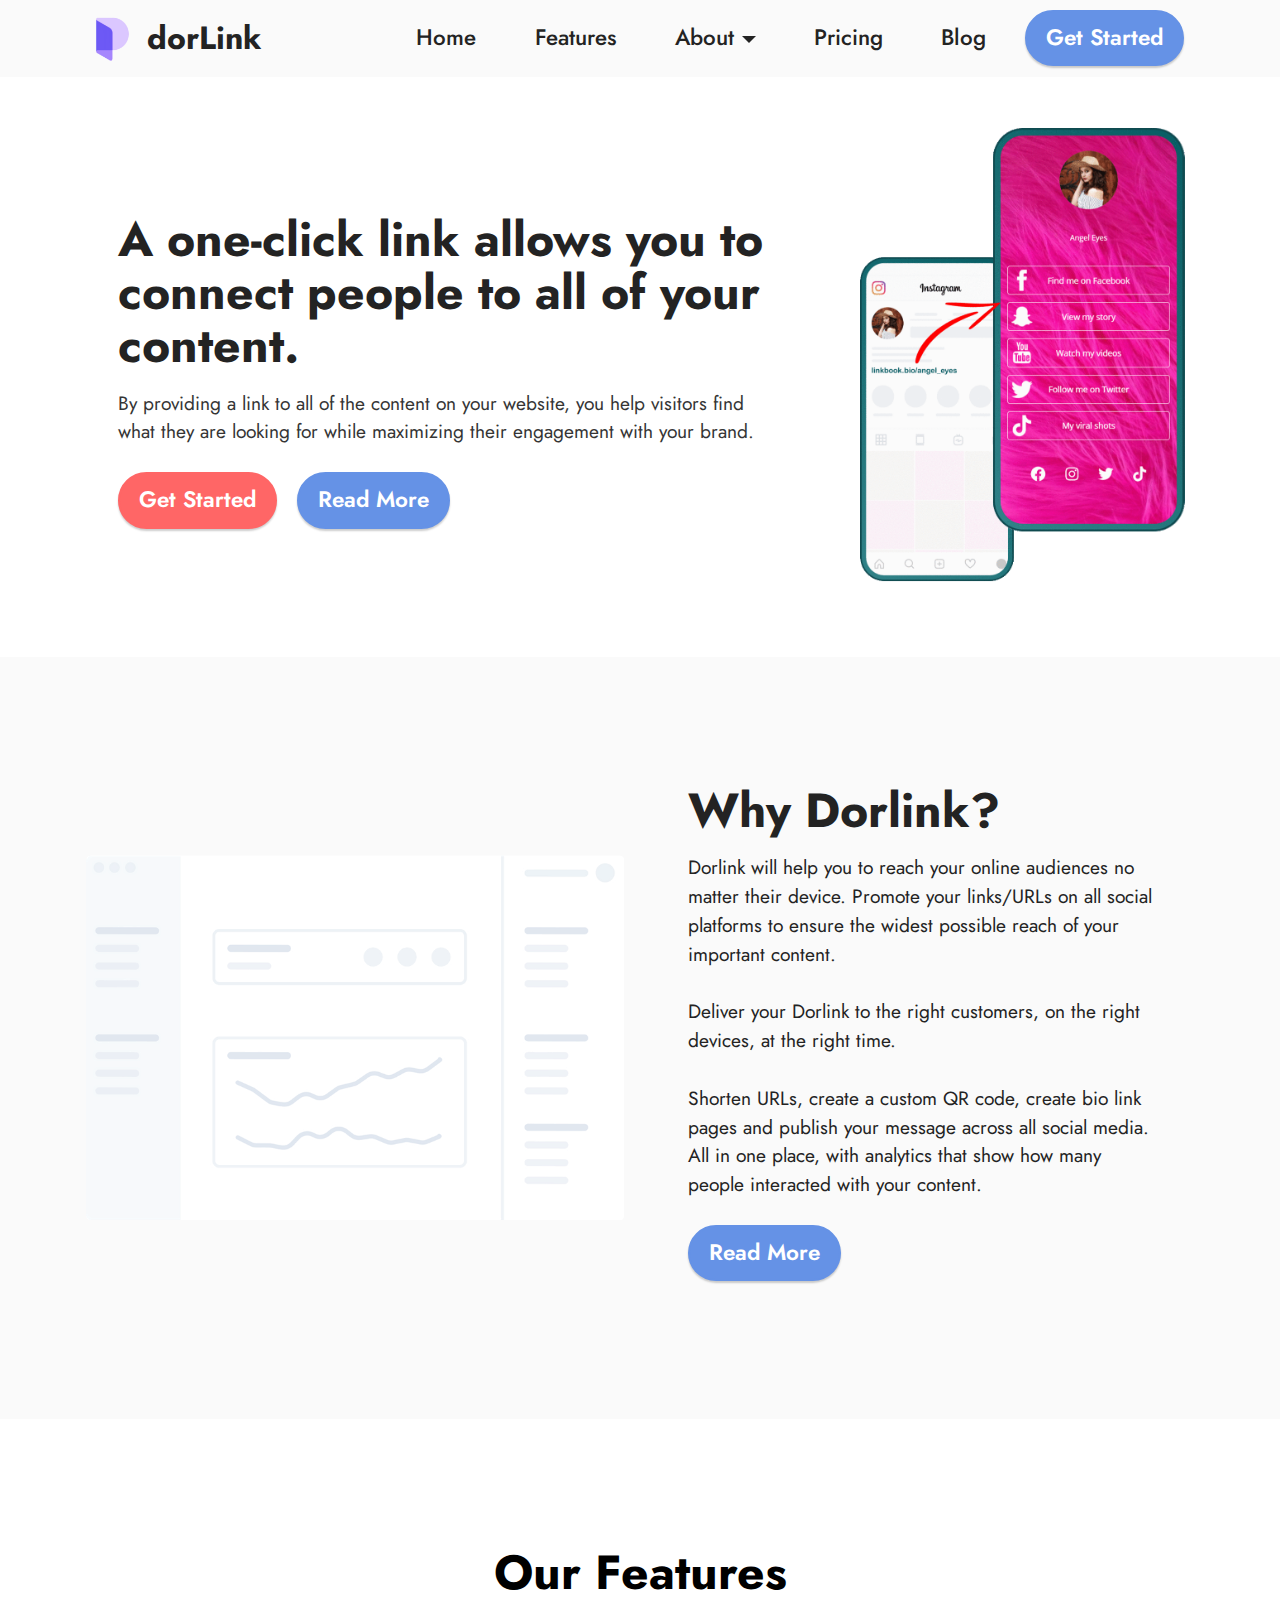
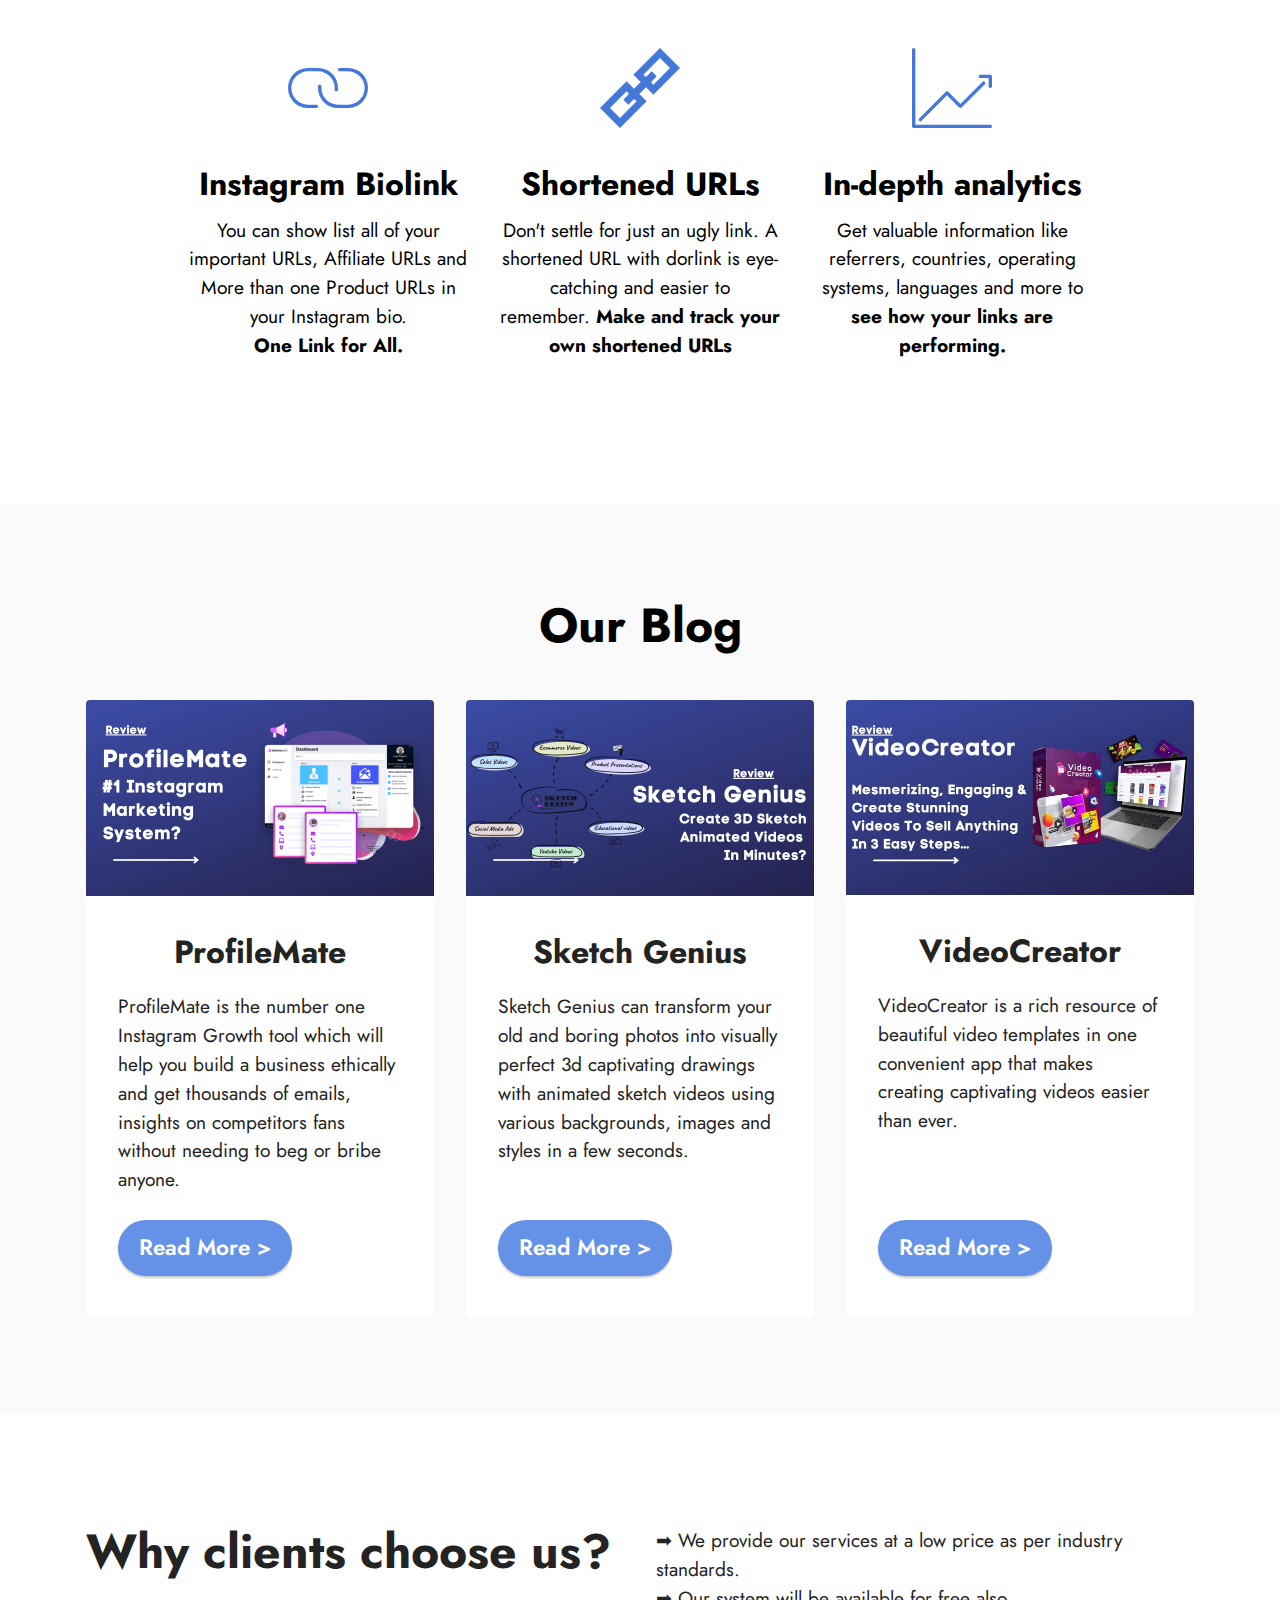
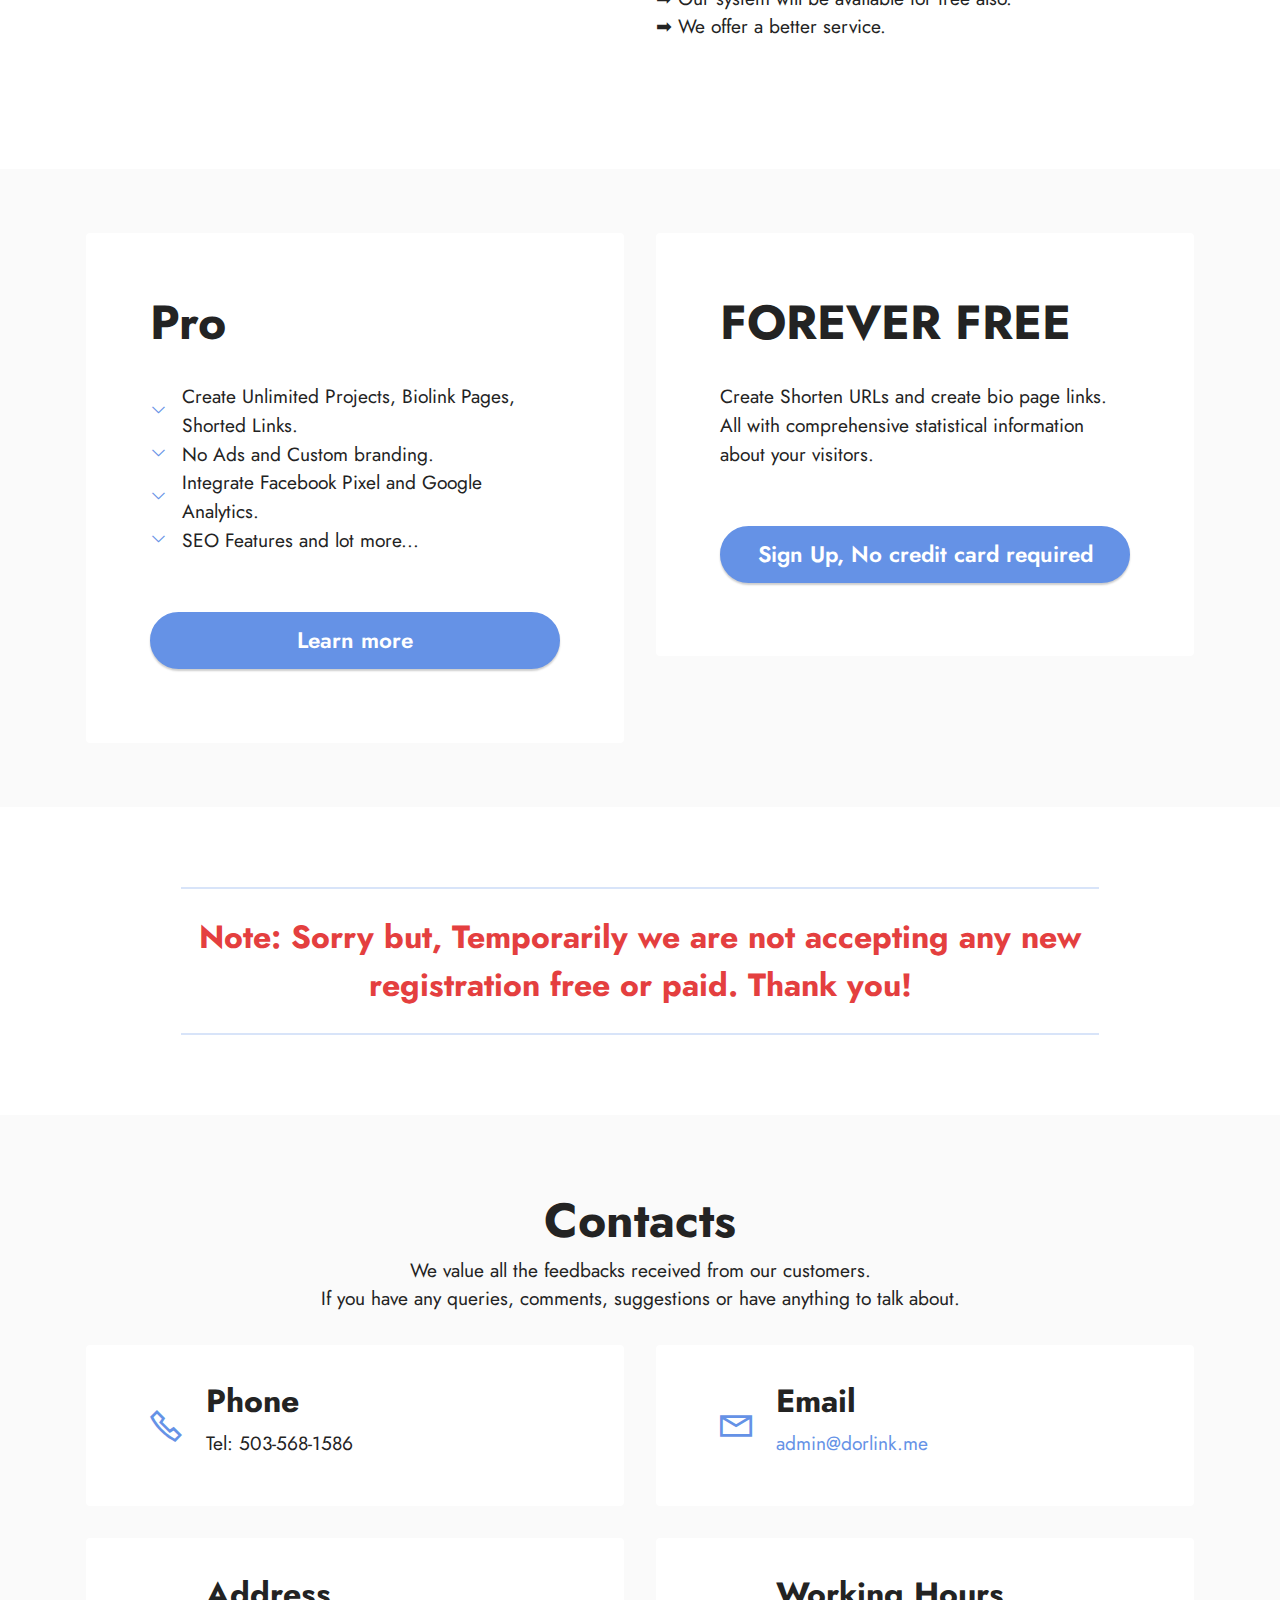
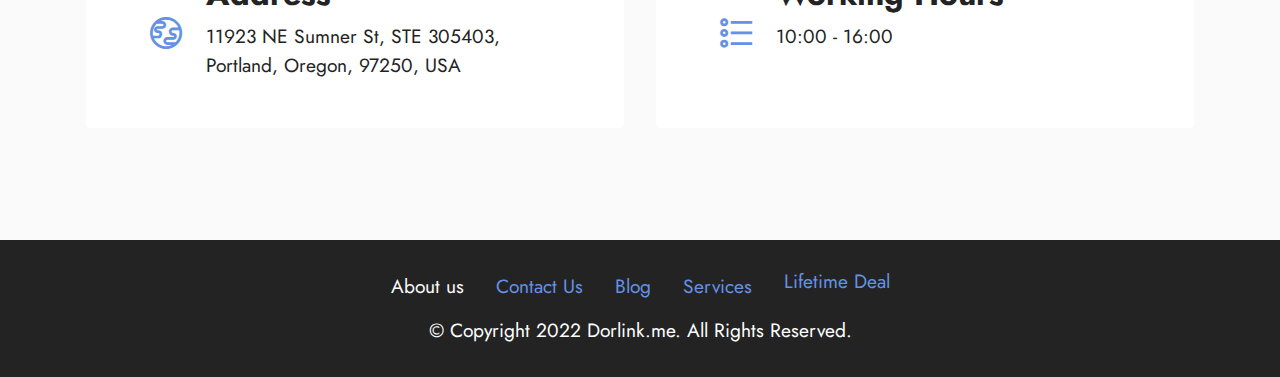
<file: index.html>
<!DOCTYPE html>
<html  >
<head>
  <!-- Site made with Mobirise Website Builder v5.6.0, https://mobirise.com -->
  <meta charset="UTF-8">
  <meta http-equiv="X-UA-Compatible" content="IE=edge">
  <meta name="generator" content="Mobirise v5.6.0, mobirise.com">
  <meta name="twitter:card" content="summary_large_image"/>
  <meta name="twitter:image:src" content="assets/images/index-meta.png">
  <meta property="og:image" content="assets/images/index-meta.png">
  <meta name="twitter:title" content="Dorlink - Start working smarter">
  <meta name="viewport" content="width=device-width, initial-scale=1, minimum-scale=1">
  <link rel="shortcut icon" href="assets/images/d6089937f5c26a51997d0d1801ee9431-180x180.png" type="image/x-icon">
  <meta name="description" content="Link all of your articles together easily with Dorlink. Grow your audience by sharing across your social media channels.">
  
  
  <title>Dorlink - Start working smarter</title>
  <link rel="stylesheet" href="assets/web/assets/mobirise-icons2/mobirise2.css">
  <link rel="stylesheet" href="assets/web/assets/mobirise-icons/mobirise-icons.css">
  <link rel="stylesheet" href="assets/bootstrap/css/bootstrap.min.css">
  <link rel="stylesheet" href="assets/bootstrap/css/bootstrap-grid.min.css">
  <link rel="stylesheet" href="assets/bootstrap/css/bootstrap-reboot.min.css">
  <link rel="stylesheet" href="assets/dropdown/css/style.css">
  <link rel="stylesheet" href="assets/socicon/css/styles.css">
  <link rel="stylesheet" href="assets/theme/css/style.css">
  <link rel="preload" href="https://fonts.googleapis.com/css?family=Jost:100,200,300,400,500,600,700,800,900,100i,200i,300i,400i,500i,600i,700i,800i,900i&display=swap" as="style" onload="this.onload=null;this.rel='stylesheet'">
  <noscript><link rel="stylesheet" href="https://fonts.googleapis.com/css?family=Jost:100,200,300,400,500,600,700,800,900,100i,200i,300i,400i,500i,600i,700i,800i,900i&display=swap"></noscript>
  <link rel="preload" as="style" href="assets/mobirise/css/mbr-additional.css"><link rel="stylesheet" href="assets/mobirise/css/mbr-additional.css" type="text/css">
  
  
  
  
</head>
<body>
  
  <section data-bs-version="5.1" class="menu menu2 cid-sFCw1qGFAI" once="menu" id="menu2-23">
    
    <nav class="navbar navbar-dropdown navbar-fixed-top navbar-expand-lg">
        <div class="container">
            <div class="navbar-brand">
                <span class="navbar-logo">
                    <a href="index.html">
                        <img src="assets/images/d6089937f5c26a51997d0d1801ee9431-180x180.png" alt="Dorlink logo" style="height: 3rem;">
                    </a>
                </span>
                <span class="navbar-caption-wrap"><a class="navbar-caption text-black text-primary display-5" href="index.html">dorLink</a></span>
            </div>
            <button class="navbar-toggler" type="button" data-toggle="collapse" data-bs-toggle="collapse" data-target="#navbarSupportedContent" data-bs-target="#navbarSupportedContent" aria-controls="navbarNavAltMarkup" aria-expanded="false" aria-label="Toggle navigation">
                <div class="hamburger">
                    <span></span>
                    <span></span>
                    <span></span>
                    <span></span>
                </div>
            </button>
            <div class="collapse navbar-collapse" id="navbarSupportedContent">
                <ul class="navbar-nav nav-dropdown" data-app-modern-menu="true"><li class="nav-item"><a class="nav-link link text-black text-primary display-4" href="index.html">Home</a></li><li class="nav-item"><a class="nav-link link text-black text-primary display-4" href="index.html#features1-1i">Features</a></li>
                    <li class="nav-item dropdown"><a class="nav-link link text-black text-primary dropdown-toggle display-4" href="index.html#header14-1j" data-toggle="dropdown-submenu" data-bs-toggle="dropdown" data-bs-auto-close="outside" aria-expanded="false">About</a><div class="dropdown-menu" aria-labelledby="dropdown-undefined"><a class="text-black text-primary dropdown-item display-4" href="privacy-policy.html">Privacy Policy</a><a class="text-black text-primary show dropdown-item display-4" href="terms-and-conditions.html">Terms &amp; Conditions</a></div></li>
                    <li class="nav-item"><a class="nav-link link text-black text-primary display-4" href="index.html#pricing1-0">Pricing</a>
                    </li><li class="nav-item"><a class="nav-link link text-black text-primary display-4" href="https://review.dorlink.me/" target="_blank">Blog</a></li></ul>
                
                <div class="navbar-buttons mbr-section-btn"><a class="btn btn-primary display-4" href="https://dorlink.me/plan/new" target="_blank">
                        Get Started</a></div>
            </div>
        </div>
    </nav>
</section>

<section data-bs-version="5.1" class="header14 cid-sFzxmVl7J6" id="header14-1f">

    

    

    <div class="container">
        <div class="row justify-content-center align-items-center">
            <div class="col-12 col-md-4 image-wrapper">
                <img src="assets/images/main-pic.gif" alt="link in bio instagram tool">
            </div>
            <div class="col-12 col-md">
                <div class="text-wrapper">
                    <h1 class="mbr-section-title mbr-fonts-style mb-3 display-2"><strong>A one-click link allows you to connect people to all of your content.</strong></h1>
                    <p class="mbr-text mbr-fonts-style display-7">By providing a link to all of the content on your website, you help visitors find what they are looking for while maximizing their engagement with your brand.<br></p>
                    <div class="mbr-section-btn mt-3"><a class="btn btn-secondary display-4" href="https://dorlink.me/register" target="_blank">Get Started</a>
                        <a class="btn btn-primary display-4" href="index.html#header14-1j">Read More</a></div>
                </div>
            </div>
        </div>
    </div>
</section>

<section data-bs-version="5.1" class="header14 cid-sFzz5E692j" id="header14-1j">

    

    

    <div class="container">
        <div class="row justify-content-center align-items-center">
            <div class="col-12 col-md-6 image-wrapper">
                <img src="assets/images/product-shot-p-800-800x543.png" alt="Dorlink">
            </div>
            <div class="col-12 col-md">
                <div class="text-wrapper">
                    <h1 class="mbr-section-title mbr-fonts-style mb-3 display-2">
                        <strong>Why Dorlink?</strong></h1>
                    <p class="mbr-text mbr-fonts-style display-7">Dorlink will help you to reach your online audiences no matter their device.&nbsp;Promote your links/URLs on all social platforms to ensure the widest possible reach of your important content.<br><br>Deliver your Dorlink to the right customers, on the right devices, at the right time.<br><br>Shorten URLs, create a custom QR code, create bio link pages and publish your message across all social media. All in one place, with analytics that show how many people interacted with your content.<br></p>
                    <div class="mbr-section-btn mt-3"><a class="btn btn-primary display-4" href="index.html#features1-1i">Read More</a></div>
                </div>
            </div>
        </div>
    </div>
</section>

<section data-bs-version="5.1" class="features1 cid-sFzyUE9AaP" id="features1-1i">
    

    
    <div class="container-fluid">
        <div class="row">
            <div class="col-12 col-lg-9">
                <h3 class="mbr-section-title mbr-fonts-style align-center mb-0 display-2">
                    <strong>Our Features</strong>
                </h3>
                
            </div>
        </div>
        <div class="row">
            <div class="card col-12 col-md-6 col-lg-3">
                <div class="card-wrapper">
                    <div class="card-box align-center">
                        <div class="iconfont-wrapper">
                            <span class="mbr-iconfont mbri-link"></span>
                        </div>
                        <h5 class="card-title mbr-fonts-style display-5"><strong>Instagram Biolink</strong></h5>
                        <p class="card-text mbr-fonts-style display-7">You can show list all of your important URLs, Affiliate URLs and More than one Product URLs in your Instagram bio. <br><strong>One Link for All.</strong></p>
                    </div>
                </div>
            </div>
            <div class="card col-12 col-md-6 col-lg-3">
                <div class="card-wrapper">
                    <div class="card-box align-center">
                        <div class="iconfont-wrapper">
                            <span class="mbr-iconfont mobi-mbri-link mobi-mbri"></span>
                        </div>
                        <h5 class="card-title mbr-fonts-style display-5"><strong>Shortened URLs</strong></h5>
                        <p class="card-text mbr-fonts-style display-7">Don't settle for just an ugly link. A shortened URL with dorlink is eye-catching and easier to remember.&nbsp;<strong>Make and track your own shortened URLs</strong></p>
                    </div>
                </div>
            </div>
            <div class="card col-12 col-md-6 col-lg-3">
                <div class="card-wrapper">
                    <div class="card-box align-center">
                        <div class="iconfont-wrapper">
                            <span class="mbr-iconfont mbri-growing-chart"></span>
                        </div>
                        <h5 class="card-title mbr-fonts-style display-5"><strong>In-depth analytics</strong></h5>
                        <p class="card-text mbr-fonts-style display-7">Get valuable information like referrers, countries, operating systems, languages and more to <strong>see how your links are performing.</strong></p>
                    </div>
                </div>
            </div>
            
        </div>
    </div>
</section>

<section data-bs-version="5.1" class="features3 cid-sFzFvgBfc0" id="features3-1p">
    
    
    <div class="container">
        <div class="mbr-section-head">
            <h4 class="mbr-section-title mbr-fonts-style align-center mb-5 display-2">
                <strong>Our Blog</strong></h4>
            
        </div>
        <div class="row mt-4">
            
            <div class="item features-image сol-12 col-md-6 col-lg-4 active">
                <div class="item-wrapper">
                    <div class="item-img">
                        <img src="assets/images/profilemate-review-696x392.png" alt="ProfileMate Review" data-slide-to="1" data-bs-slide-to="1">
                    </div>
                    <div class="item-content">
                        <h5 class="item-title mbr-fonts-style display-5"><strong>ProfileMate</strong></h5>
                        
                        <p class="mbr-text mbr-fonts-style mt-3 display-7">ProfileMate is the number one Instagram Growth tool which will help you build a business ethically and get thousands of emails, insights on competitors fans without needing to beg or bribe anyone.<br></p>
                    </div>
                    <div class="mbr-section-btn item-footer mt-2"><a href="https://review.dorlink.me/profilemate-review/" class="btn item-btn btn-primary display-4" target="_blank">Read More
                            &gt;</a></div>
                </div>
            </div>
            <div class="item features-image сol-12 col-md-6 col-lg-4">
                <div class="item-wrapper">
                    <div class="item-img">
                        <img src="assets/images/sketchgenius-review-create-3d-sketch-696x392.png" alt="Sketch Genius Review" data-slide-to="2" data-bs-slide-to="2">
                    </div>
                    <div class="item-content">
                        <h5 class="item-title mbr-fonts-style display-5"><strong>Sketch Genius</strong></h5>
                        
                        <p class="mbr-text mbr-fonts-style mt-3 display-7">Sketch Genius can transform your old and boring photos into visually perfect 3d captivating drawings with animated sketch videos using various backgrounds, images and styles in a few seconds.<br></p>
                    </div>
                    <div class="mbr-section-btn item-footer mt-2"><a href="https://review.dorlink.me/sketch-genius-review/" class="btn item-btn btn-primary display-4" target="_blank">Read More &gt;</a></div>
                </div>
            </div><div class="item features-image сol-12 col-md-6 col-lg-4">
                <div class="item-wrapper">
                    <div class="item-img">
                        <img src="assets/images/videocreator-review-696x392.jpeg" alt="VideoCreator-Review" data-slide-to="0" data-bs-slide-to="0">
                    </div>
                    <div class="item-content">
                        <h5 class="item-title mbr-fonts-style display-5"><strong>VideoCreator</strong></h5>
                        
                        <p class="mbr-text mbr-fonts-style mt-3 display-7">VideoCreator is a rich resource of beautiful video templates in one convenient app that makes creating captivating videos easier than ever.</p>
                    </div>
                    <div class="mbr-section-btn item-footer mt-2"><a href="https://review.dorlink.me/videocreator-review/" class="btn item-btn btn-primary display-4" target="_blank">Read More &gt;</a></div>
                </div>
            </div>
        </div>
    </div>
</section>

<section data-bs-version="5.1" class="content10 cid-sFAZRnJnnI" id="content10-22">
    
    <div class="container">
        <div class="row justify-content-center">
            <div class="col-12 col-md">
                
                <h6 class="mbr-section-subtitle mbr-fonts-style mb-4 display-2"><strong>Why clients choose us?</strong></h6>
            </div>
            <div class="col-md-12 col-lg-6">
                <p class="mbr-text mbr-fonts-style display-7">➡ We provide our services at a low price as per industry standards.<br>➡ Our system will be available for free also.&nbsp;<br>➡ We offer a better service.</p>
            </div>
        </div>
    </div>
</section>

<section data-bs-version="5.1" class="pricing1 cid-sYmt5kQbdl" id="pricing1-0">

    

    
    <div class="container">
        <div class="row justify-content-center">
            <div class="card col-12 col-lg-6">
                <div class="card-wrapper">
                    <div class="card-box align-left">
                        <h6 class="card-title mbr-fonts-style mb-4 display-2">
                            <strong>Pro</strong></h6>
                        <ul class="list mbr-fonts-style mb-5 display-7">
                            <li class="item-wrap"><span style="font-size: 1.2rem;">Create Unlimited Projects, Biolink Pages, Shorted Links.</span></li><li class="item-wrap"><span style="font-size: 1.2rem;">No Ads and Custom branding.</span><br></li>
                            <li class="item-wrap"><span style="font-size: 1.2rem;">Integrate Facebook Pixel and Google Analytics.</span></li><li class="item-wrap">SEO Features and lot more...</li>
                        </ul>
                    </div>
                    <div class="mbr-section-btn"><a class="btn btn-primary display-4" href="https://dorlink.me/plan/new" target="_blank">Learn more</a></div>
                </div>
            </div>

            <div class="card col-12 col-lg-6">
                <div class="card-wrapper">
                    <div class="card-box align-left">
                        <h4 class="card-title mb-4 mbr-fonts-style display-2"><strong>FOREVER FREE</strong><strong><br></strong></h4>
                        <p class="mbr-text mbr-fonts-style mb-5 display-7">Create Shorten URLs and create bio page links. All with comprehensive statistical information about your visitors.<br>
                        </p>
                    </div>
                    <div class="mbr-section-btn"><a class="btn btn-primary display-4" href="https://dorlink.me/plan/new" target="_blank">Sign Up, No credit card required</a></div>
                </div>
            </div>
        </div>
    </div>
</section>

<section data-bs-version="5.1" class="content6 cid-sYxd4Aob9S" id="content6-a">
    
    <div class="container">
        <div class="row justify-content-center">
            <div class="col-md-12 col-lg-10">
                <hr class="line">
                <p class="mbr-text align-center mbr-fonts-style my-4 display-5"><strong>Note: Sorry but, Temporarily we are not accepting any new registration free or paid. Thank you!</strong><br></p>
                <hr class="line">
            </div>
        </div>
    </div>
</section>

<section data-bs-version="5.1" class="contacts2 cid-sFzIA7KGYz" id="contacts2-1r">
    <!---->
    
    
    <div class="container">
        <div class="mbr-section-head">
            <h3 class="mbr-section-title mbr-fonts-style align-center mb-0 display-2">
                <strong>Contacts</strong>
            </h3>
            <h4 class="mbr-section-subtitle mbr-fonts-style align-center mb-0 mt-2 display-7">We value all the feedbacks received from our customers. <br>If you have any queries, comments, suggestions or have anything to talk about.</h4>
        </div>
        <div class="row justify-content-center mt-4">
            <div class="card col-12 col-md-6">
                <div class="card-wrapper">
                    <div class="image-wrapper">
                        <span class="mbr-iconfont mobi-mbri-phone mobi-mbri"></span>
                    </div>
                    <div class="text-wrapper">
                        <h6 class="card-title mbr-fonts-style mb-1 display-5">
                            <strong>Phone</strong>
                        </h6>
                        <p class="mbr-text mbr-fonts-style display-7">Tel: 503-568-1586
                        </p>
                    </div>
                </div>
            </div>
            <div class="card col-12 col-md-6">
                <div class="card-wrapper">
                    <div class="image-wrapper">
                        <span class="mbr-iconfont mobi-mbri-letter mobi-mbri"></span>
                    </div>
                    <div class="text-wrapper">
                        <h6 class="card-title mbr-fonts-style mb-1 display-5">
                            <strong>Email</strong><strong><br></strong>
                        </h6>
                        <p class="mbr-text mbr-fonts-style display-7"><a href="mailto:admin@dorlink.me" class="text-primary">admin@dorlink.me</a></p>
                    </div>
                </div>
            </div>
            <div class="card col-12 col-md-6">
                <div class="card-wrapper">
                    <div class="image-wrapper">
                        <span class="mbr-iconfont mobi-mbri-globe mobi-mbri"></span>
                    </div>
                    <div class="text-wrapper">
                        <h6 class="card-title mbr-fonts-style mb-1 display-5">
                            <strong>Address</strong>
                        </h6>
                        <p class="mbr-text mbr-fonts-style display-7">
                            11923 NE Sumner St, STE 305403, Portland, Oregon, 97250, USA
                        </p>
                    </div>
                </div>
            </div>
            <div class="card col-12 col-md-6">
                <div class="card-wrapper">
                    <div class="image-wrapper">
                        <span class="mbr-iconfont mobi-mbri-bulleted-list mobi-mbri"></span>
                    </div>
                    <div class="text-wrapper">
                        <h6 class="card-title mbr-fonts-style mb-1 display-5">
                            <strong>Working Hours</strong>
                        </h6>
                        <p class="mbr-text mbr-fonts-style display-7">10:00 - 16:00
                        </p>
                    </div>
                </div>
            </div>
        </div>
    </div>
</section>

<section data-bs-version="5.1" class="footer3 cid-sYx9sicp0K" once="footers" id="footer3-9">

    

    

    <div class="container">
        <div class="media-container-row align-center mbr-white">
            <div class="row row-links">
                <ul class="foot-menu">
                    
                    
                    
                    
                    
                <li class="foot-menu-item mbr-fonts-style display-7">
                        <a class="text-white text-primary" href="index.html#header14-1j" target="_blank">About us</a>
                    </li><li class="foot-menu-item mbr-fonts-style display-7"><a href="index.html#contacts2-1r" class="text-primary">Contact Us</a></li><li class="foot-menu-item mbr-fonts-style display-7"><a href="https://review.dorlink.me/" class="text-primary" target="_blank">Blog</a></li><li class="foot-menu-item mbr-fonts-style display-7">
                        <a href="index.html#features1-1i" class="text-primary">Services</a>
                    </li><li class="foot-menu-item mbr-fonts-style display-7"><p><a href="https://dorlink.me/plan/new" class="text-primary" target="_blank">Lifetime Deal</a></p></li></ul>
            </div>
            
            <div class="row row-copirayt">
                <p class="mbr-text mb-0 mbr-fonts-style mbr-white align-center display-7">
                    © Copyright 2022 Dorlink.me. All Rights Reserved.
                </p>
            </div>
        </div>
    </div>
</section>
  
</body>
</html>
</file>
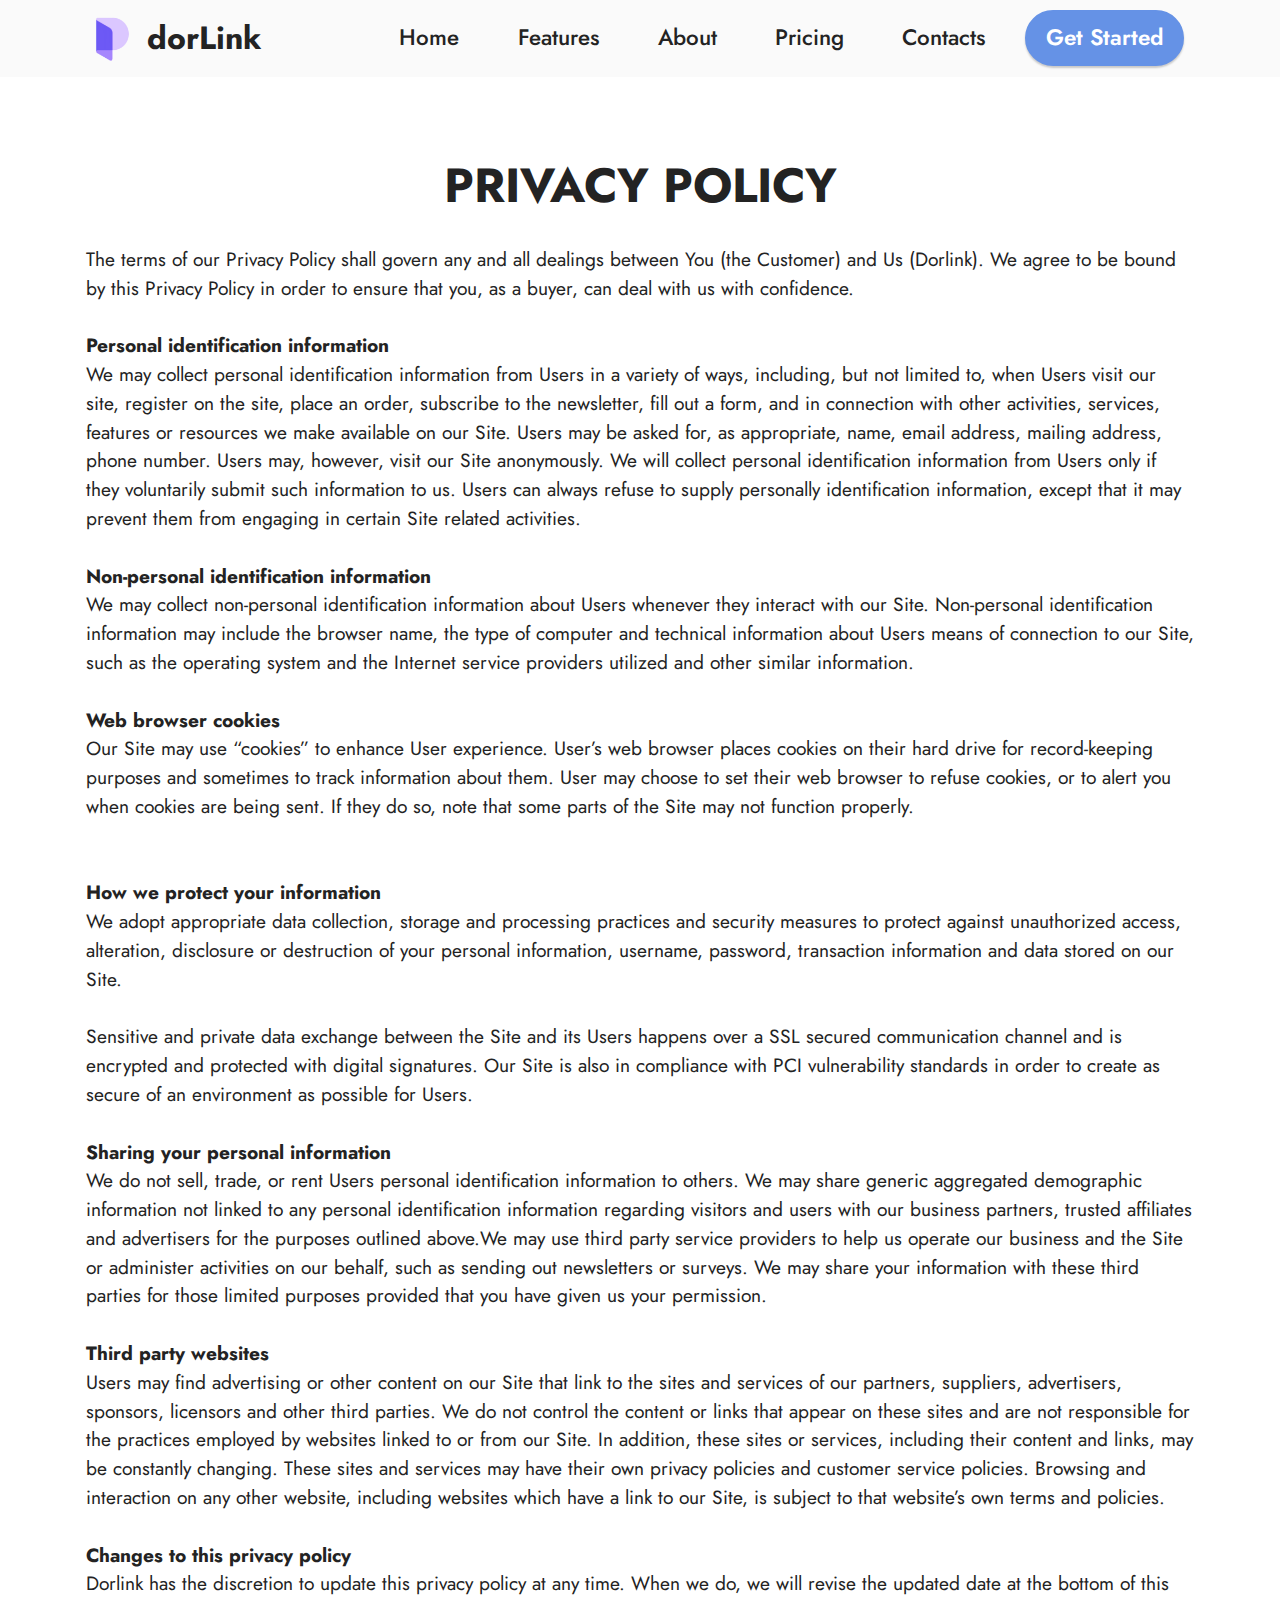
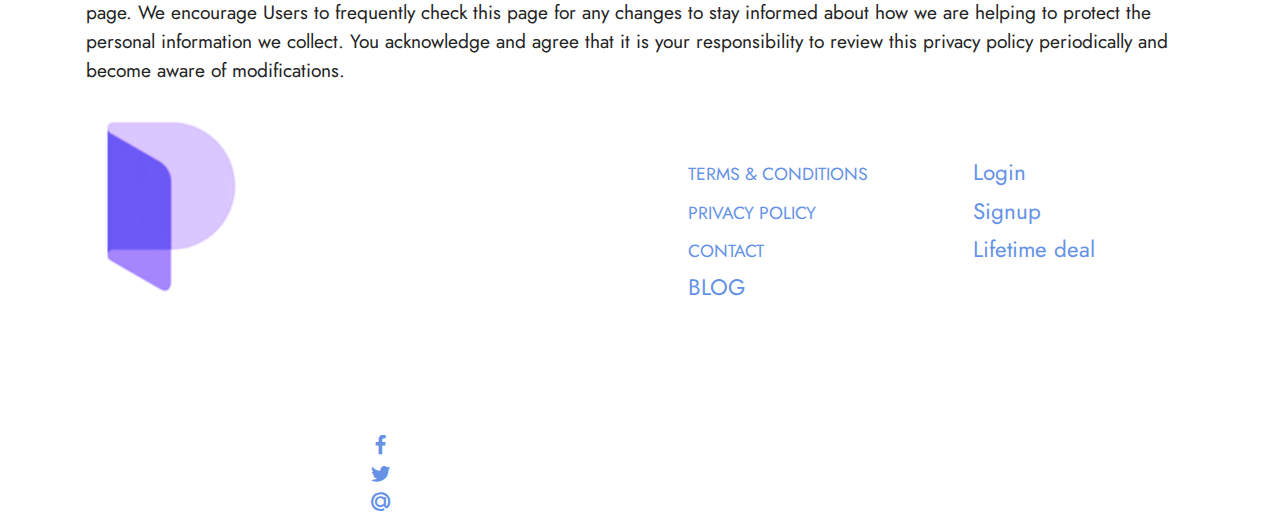
<file: PRIVACY POLICY.html>
<!DOCTYPE html>
<html  >
<head>
  <!-- Site made with Mobirise Website Builder v5.6.0, https://mobirise.com -->
  <meta charset="UTF-8">
  <meta http-equiv="X-UA-Compatible" content="IE=edge">
  <meta name="generator" content="Mobirise v5.6.0, mobirise.com">
  <meta name="viewport" content="width=device-width, initial-scale=1, minimum-scale=1">
  <link rel="shortcut icon" href="assets/images/d6089937f5c26a51997d0d1801ee9431-180x180.png" type="image/x-icon">
  <meta name="description" content="PRIVACY POLICY for Dorlink, this is a service that allows you to create shortened URLs, create bio link pages and, See how your links are performing.">
  
  
  <title>PRIVACY POLICY</title>
  <link rel="stylesheet" href="assets/bootstrap/css/bootstrap.min.css">
  <link rel="stylesheet" href="assets/bootstrap/css/bootstrap-grid.min.css">
  <link rel="stylesheet" href="assets/bootstrap/css/bootstrap-reboot.min.css">
  <link rel="stylesheet" href="assets/dropdown/css/style.css">
  <link rel="stylesheet" href="assets/socicon/css/styles.css">
  <link rel="stylesheet" href="assets/theme/css/style.css">
  <link rel="preload" href="https://fonts.googleapis.com/css?family=Jost:100,200,300,400,500,600,700,800,900,100i,200i,300i,400i,500i,600i,700i,800i,900i&display=swap" as="style" onload="this.onload=null;this.rel='stylesheet'">
  <noscript><link rel="stylesheet" href="https://fonts.googleapis.com/css?family=Jost:100,200,300,400,500,600,700,800,900,100i,200i,300i,400i,500i,600i,700i,800i,900i&display=swap"></noscript>
  <link rel="preload" as="style" href="assets/mobirise/css/mbr-additional.css"><link rel="stylesheet" href="assets/mobirise/css/mbr-additional.css" type="text/css">
  
  
  
  
</head>
<body>
  
  <section data-bs-version="5.1" class="content4 cid-sYmBjp5kSs" id="content4-5">
    
    
    <div class="container">
        <div class="row justify-content-center">
            <div class="title col-md-12 col-lg-12">
                <h3 class="mbr-section-title mbr-fonts-style align-center mb-4 display-2"><strong>PRIVACY POLICY</strong></h3>
                <h4 class="mbr-section-subtitle align-center mbr-fonts-style mb-4 display-7">The terms of our Privacy Policy shall govern any and all dealings between You (the Customer) and Us (Dorlink). We agree to be bound by this Privacy Policy in order to ensure that you, as a buyer, can deal with us with confidence.<br><br>
<div>
</div><div><strong>Personal identification information</strong></div><div><strong>
</strong></div><div>We may collect personal identification information from Users in a variety of ways, including, but not limited to, when Users visit our site, register on the site, place an order, subscribe to the newsletter, fill out a form, and in connection with other activities, services, features or resources we make available on our Site. Users may be asked for, as appropriate, name, email address, mailing address, phone number. Users may, however, visit our Site anonymously. We will collect personal identification information from Users only if they voluntarily submit such information to us. Users can always refuse to supply personally identification information, except that it may prevent them from engaging in certain Site related activities.</div><br><div>
</div><div><strong>Non-personal identification information</strong></div><div>
</div><div>We may collect non-personal identification information about Users whenever they interact with our Site. Non-personal identification information may include the browser name, the type of computer and technical information about Users means of connection to our Site, such as the operating system and the Internet service providers utilized and other similar information.</div><br><div>
</div><div><strong>Web browser cookies
</strong></div><div>Our Site may use “cookies” to enhance User experience. User’s web browser places cookies on their hard drive for record-keeping purposes and sometimes to track information about them. User may choose to set their web browser to refuse cookies, or to alert you when cookies are being sent. If they do so, note that some parts of the Site may not function properly.</div><br><div>
</div><div><br></div><div>
</div><div><strong>How we protect your information
</strong></div><div>We adopt appropriate data collection, storage and processing practices and security measures to protect against unauthorized access, alteration, disclosure or destruction of your personal information, username, password, transaction information and data stored on our Site.</div><br><div>
</div><div>Sensitive and private data exchange between the Site and its Users happens over a SSL secured communication channel and is encrypted and protected with digital signatures. Our Site is also in compliance with PCI vulnerability standards in order to create as secure of an environment as possible for Users.</div><br><div>
</div><div><strong>Sharing your personal information
</strong></div><div>We do not sell, trade, or rent Users personal identification information to others. We may share generic aggregated demographic information not linked to any personal identification information regarding visitors and users with our business partners, trusted affiliates and advertisers for the purposes outlined above.We may use third party service providers to help us operate our business and the Site or administer activities on our behalf, such as sending out newsletters or surveys. We may share your information with these third parties for those limited purposes provided that you have given us your permission.</div><br><div>
</div><div><strong>Third party websites
</strong></div><div>Users may find advertising or other content on our Site that link to the sites and services of our partners, suppliers, advertisers, sponsors, licensors and other third parties. We do not control the content or links that appear on these sites and are not responsible for the practices employed by websites linked to or from our Site. In addition, these sites or services, including their content and links, may be constantly changing. These sites and services may have their own privacy policies and customer service policies. Browsing and interaction on any other website, including websites which have a link to our Site, is subject to that website’s own terms and policies.</div><br><div>
</div><div><strong>Changes to this privacy policy
</strong></div><div>Dorlink has the discretion to update this privacy policy at any time. When we do, we will revise the updated date at the bottom of this page. We encourage Users to frequently check this page for any changes to stay informed about how we are helping to protect the personal information we collect. You acknowledge and agree that it is your responsibility to review this privacy policy periodically and become aware of modifications.</div><div>
</div><div>
</div><div>
</div><div>
</div><div>
</div><div>
</div><div>
</div><div>
</div><div>
</div><div>
</div><div>
</div><div>
</div><div>
</div><div>
</div><div>
</div><div>
</div></h4>
                
            </div>
        </div>
    </div>
</section>

<section data-bs-version="5.1" class="menu menu2 cid-sFCw1qGFAI" once="menu" id="menu2-3">
    
    <nav class="navbar navbar-dropdown navbar-fixed-top navbar-expand-lg">
        <div class="container">
            <div class="navbar-brand">
                <span class="navbar-logo">
                    <a href="index.html">
                        <img src="assets/images/d6089937f5c26a51997d0d1801ee9431-180x180.png" alt="Dorlink logo" style="height: 3rem;">
                    </a>
                </span>
                <span class="navbar-caption-wrap"><a class="navbar-caption text-black text-primary display-5" href="index.html">dorLink</a></span>
            </div>
            <button class="navbar-toggler" type="button" data-toggle="collapse" data-bs-toggle="collapse" data-target="#navbarSupportedContent" data-bs-target="#navbarSupportedContent" aria-controls="navbarNavAltMarkup" aria-expanded="false" aria-label="Toggle navigation">
                <div class="hamburger">
                    <span></span>
                    <span></span>
                    <span></span>
                    <span></span>
                </div>
            </button>
            <div class="collapse navbar-collapse" id="navbarSupportedContent">
                <ul class="navbar-nav nav-dropdown" data-app-modern-menu="true"><li class="nav-item"><a class="nav-link link text-black text-primary display-4" href="index.html">Home</a></li><li class="nav-item"><a class="nav-link link text-black text-primary display-4" href="index.html#features1-1i">Features</a></li>
                    <li class="nav-item"><a class="nav-link link text-black text-primary display-4" href="index.html#header14-1j">About</a></li>
                    <li class="nav-item"><a class="nav-link link text-black text-primary display-4" href="index.html#pricing1-0">Pricing</a>
                    </li><li class="nav-item"><a class="nav-link link text-black text-primary display-4" href="index.html#contacts2-1r">Contacts</a></li></ul>
                
                <div class="navbar-buttons mbr-section-btn"><a class="btn btn-primary display-4" href="https://dorlink.me/register?redirect=pay/free" target="_blank">
                        Get Started</a></div>
            </div>
        </div>
    </nav>
</section>

<section data-bs-version="5.1" class="footer4 cid-sYmzRb58bz" once="footers" id="footer4-4">

    
    
    <div class="container">
        <div class="row mbr-white">
            <div class="col-6 col-lg-3">
                <div class="media-wrap col-md-8 col-12">
                    <a href="#top">
                        <img src="assets/images/latest-nfts-337x337.png" alt="Dorlink logo">
                    </a>
                </div>
            </div>
            <div class="col-12 col-md-6 col-lg-3">
                <h5 class="mbr-section-subtitle mbr-fonts-style mb-2 display-7">
                    <strong>About</strong>
                </h5>
                <p class="mbr-text mbr-fonts-style mb-4 display-4">
                    Dorlink is a service that allows you to create shortened URLs, create bio link pages and, See how your links are performing.</p>
                <h5 class="mbr-section-subtitle mbr-fonts-style mb-3 display-7">
                    <strong>Follow Us</strong>
                </h5>
                <div class="social-row display-7">
                    <div class="soc-item">
                        <a href="https://facebook.com/dorlink" target="_blank">
                            <span class="mbr-iconfont socicon-facebook socicon"></span>
                        </a>
                    </div>
                    <div class="soc-item">
                        <a href="https://twitter.com/dorlink_biolink" target="_blank">
                            <span class="mbr-iconfont socicon-twitter socicon"></span>
                        </a>
                    </div>
                    <div class="soc-item">
                        <a href="mailto:admin@dorlink.me">
                            <span class="mbr-iconfont socicon-mailru socicon"></span>
                        </a>
                    </div>
                    
                </div>
            </div>
            <div class="col-12 col-md-6 col-lg-3">
                <h5 class="mbr-section-subtitle mbr-fonts-style mb-2 display-7">
                    <strong>Quick link</strong></h5>
                <ul class="list mbr-fonts-style display-4">
                    <li class="mbr-text item-wrap"><span style="font-size: 1.1rem;"><a href="Terms-Conditions.html" class="text-primary" target="_blank">TERMS &amp; CONDITIONS</a></span></li><li class="mbr-text item-wrap"><span style="font-size: 1.1rem;"><a href="PRIVACY POLICY.html" class="text-primary">PRIVACY POLICY</a></span></li><li class="mbr-text item-wrap"><span style="font-size: 1.1rem;"><a href="index.html#contacts2-1r" class="text-primary">CONTACT</a></span></li><li class="mbr-text item-wrap"><a href="https://review.dorlink.me/" class="text-primary" target="_blank">BLOG</a></li>
                </ul>
            </div>
            <div class="col-12 col-md-6 col-lg-3">
                <h5 class="mbr-section-subtitle mbr-fonts-style mb-2 display-7">
                    <strong>Account</strong><br></h5>
                <ul class="list mbr-fonts-style display-4">
                    <li class="mbr-text item-wrap"><a href="https://dorlink.me/register?redirect=pay/free" class="text-primary" target="_blank">Login</a></li><li class="mbr-text item-wrap"><a href="https://dorlink.me/register" class="text-primary" target="_blank">Signup&nbsp;</a></li><li class="mbr-text item-wrap"><a href="https://dorlink.me/plan/new" class="text-primary" target="_blank">Lifetime deal</a></li>
                </ul>
            </div>
            
        </div>
    </div>
</section>
  
</body>
</html>
</file>
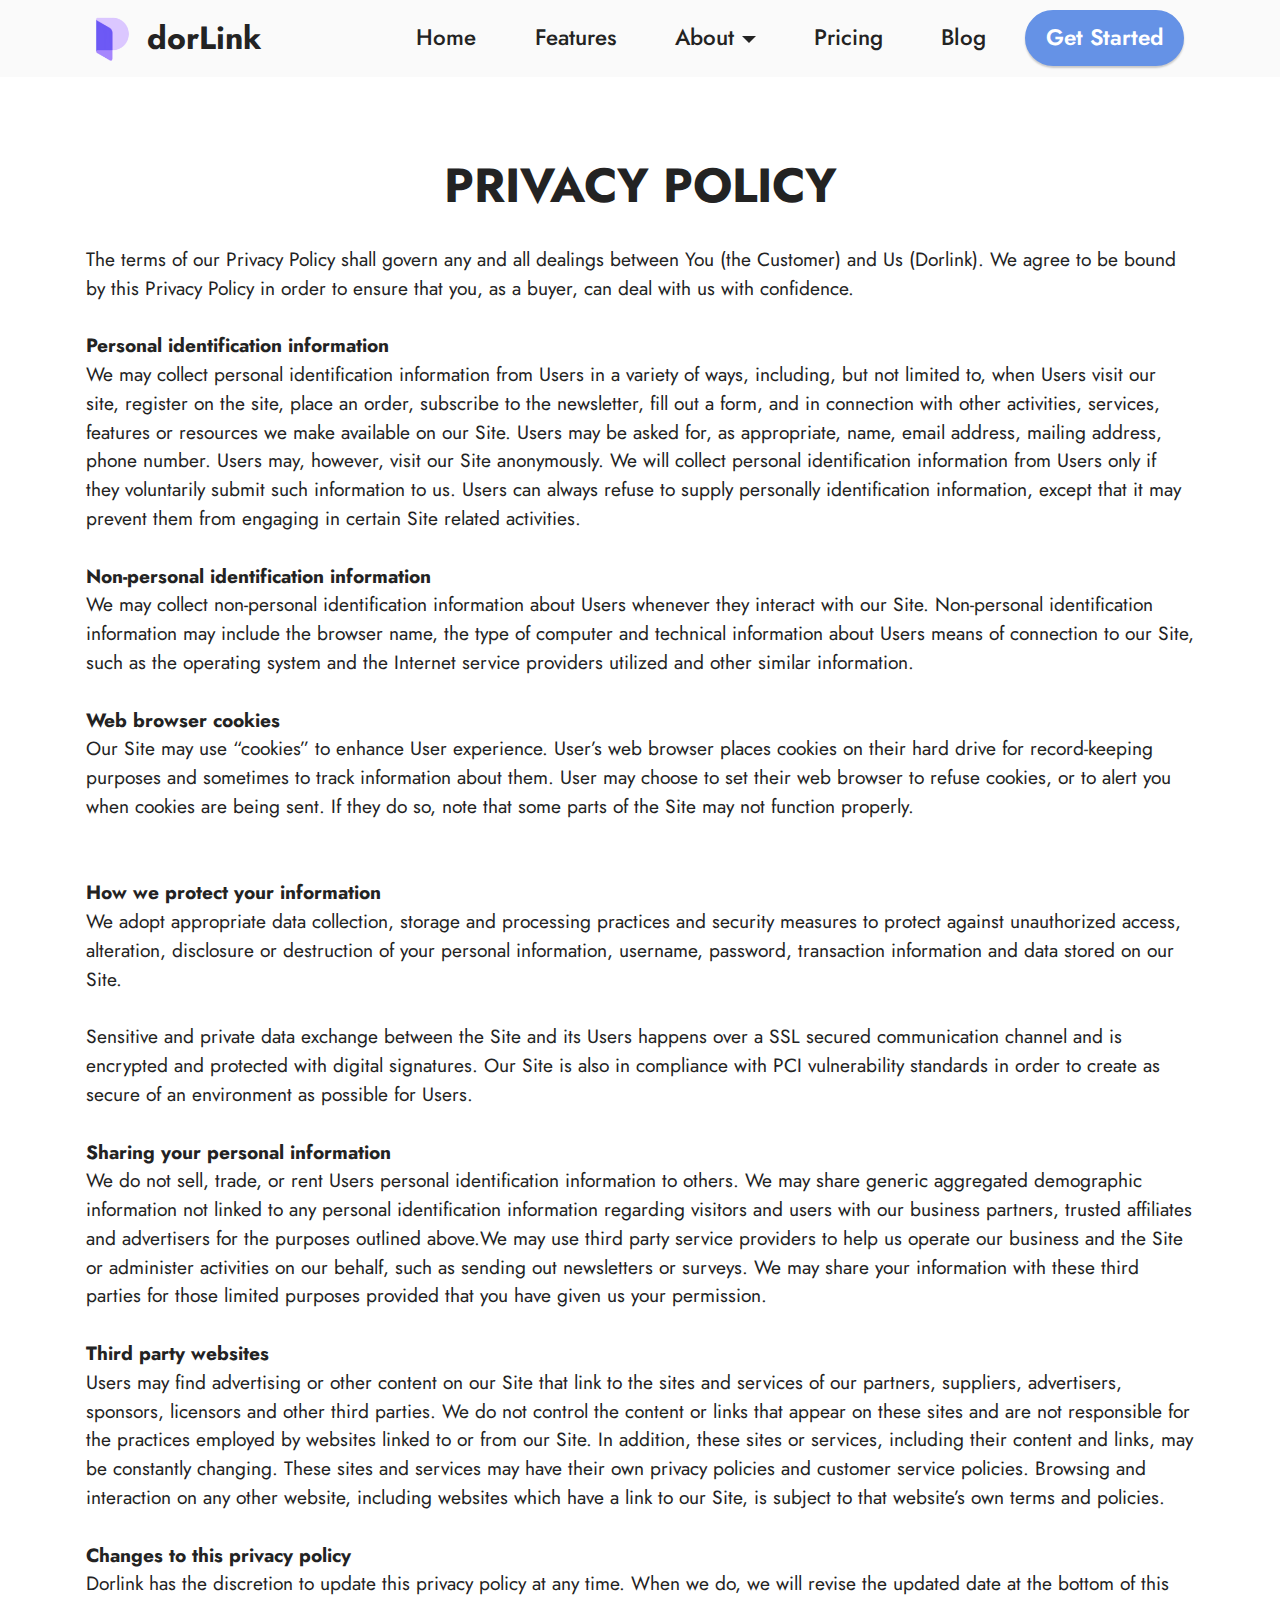
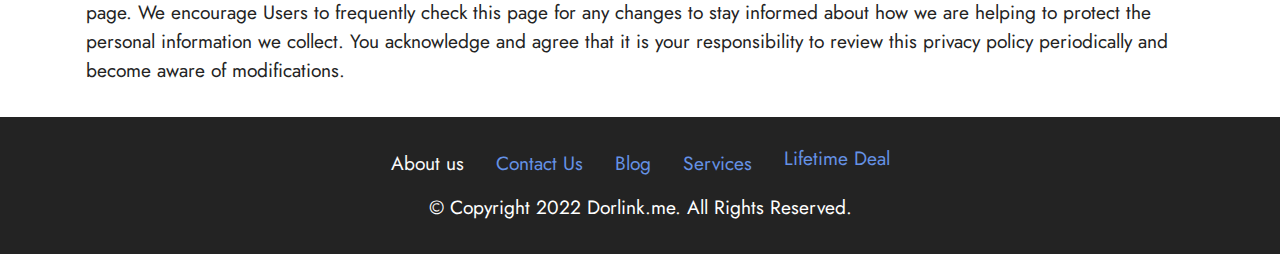
<file: privacy-policy.html>
<!DOCTYPE html>
<html  >
<head>
  <!-- Site made with Mobirise Website Builder v5.6.0, https://mobirise.com -->
  <meta charset="UTF-8">
  <meta http-equiv="X-UA-Compatible" content="IE=edge">
  <meta name="generator" content="Mobirise v5.6.0, mobirise.com">
  <meta name="viewport" content="width=device-width, initial-scale=1, minimum-scale=1">
  <link rel="shortcut icon" href="assets/images/d6089937f5c26a51997d0d1801ee9431-180x180.png" type="image/x-icon">
  <meta name="description" content="PRIVACY POLICY for Dorlink, this is a service that allows you to create shortened URLs, create bio link pages and, See how your links are performing.">
  
  
  <title>PRIVACY POLICY</title>
  <link rel="stylesheet" href="assets/bootstrap/css/bootstrap.min.css">
  <link rel="stylesheet" href="assets/bootstrap/css/bootstrap-grid.min.css">
  <link rel="stylesheet" href="assets/bootstrap/css/bootstrap-reboot.min.css">
  <link rel="stylesheet" href="assets/dropdown/css/style.css">
  <link rel="stylesheet" href="assets/socicon/css/styles.css">
  <link rel="stylesheet" href="assets/theme/css/style.css">
  <link rel="preload" href="https://fonts.googleapis.com/css?family=Jost:100,200,300,400,500,600,700,800,900,100i,200i,300i,400i,500i,600i,700i,800i,900i&display=swap" as="style" onload="this.onload=null;this.rel='stylesheet'">
  <noscript><link rel="stylesheet" href="https://fonts.googleapis.com/css?family=Jost:100,200,300,400,500,600,700,800,900,100i,200i,300i,400i,500i,600i,700i,800i,900i&display=swap"></noscript>
  <link rel="preload" as="style" href="assets/mobirise/css/mbr-additional.css"><link rel="stylesheet" href="assets/mobirise/css/mbr-additional.css" type="text/css">
  
  
  
  
</head>
<body>
  
  <section data-bs-version="5.1" class="menu menu2 cid-sFCw1qGFAI" once="menu" id="menu2-3">
    
    <nav class="navbar navbar-dropdown navbar-fixed-top navbar-expand-lg">
        <div class="container">
            <div class="navbar-brand">
                <span class="navbar-logo">
                    <a href="index.html">
                        <img src="assets/images/d6089937f5c26a51997d0d1801ee9431-180x180.png" alt="Dorlink logo" style="height: 3rem;">
                    </a>
                </span>
                <span class="navbar-caption-wrap"><a class="navbar-caption text-black text-primary display-5" href="index.html">dorLink</a></span>
            </div>
            <button class="navbar-toggler" type="button" data-toggle="collapse" data-bs-toggle="collapse" data-target="#navbarSupportedContent" data-bs-target="#navbarSupportedContent" aria-controls="navbarNavAltMarkup" aria-expanded="false" aria-label="Toggle navigation">
                <div class="hamburger">
                    <span></span>
                    <span></span>
                    <span></span>
                    <span></span>
                </div>
            </button>
            <div class="collapse navbar-collapse" id="navbarSupportedContent">
                <ul class="navbar-nav nav-dropdown" data-app-modern-menu="true"><li class="nav-item"><a class="nav-link link text-black text-primary display-4" href="index.html">Home</a></li><li class="nav-item"><a class="nav-link link text-black text-primary display-4" href="index.html#features1-1i">Features</a></li>
                    <li class="nav-item dropdown"><a class="nav-link link text-black text-primary dropdown-toggle display-4" href="index.html#header14-1j" data-toggle="dropdown-submenu" data-bs-toggle="dropdown" data-bs-auto-close="outside" aria-expanded="false">About</a><div class="dropdown-menu" aria-labelledby="dropdown-undefined"><a class="text-black text-primary dropdown-item display-4" href="privacy-policy.html">Privacy Policy</a><a class="text-black text-primary show dropdown-item display-4" href="terms-and-conditions.html">Terms &amp; Conditions</a></div></li>
                    <li class="nav-item"><a class="nav-link link text-black text-primary display-4" href="index.html#pricing1-0">Pricing</a>
                    </li><li class="nav-item"><a class="nav-link link text-black text-primary display-4" href="https://review.dorlink.me/" target="_blank">Blog</a></li></ul>
                
                <div class="navbar-buttons mbr-section-btn"><a class="btn btn-primary display-4" href="https://dorlink.me/plan/new" target="_blank">
                        Get Started</a></div>
            </div>
        </div>
    </nav>
</section>

<section data-bs-version="5.1" class="content4 cid-sYmBjp5kSs" id="content4-5">
    
    
    <div class="container">
        <div class="row justify-content-center">
            <div class="title col-md-12 col-lg-12">
                <h3 class="mbr-section-title mbr-fonts-style align-center mb-4 display-2"><strong>PRIVACY POLICY</strong></h3>
                <h4 class="mbr-section-subtitle align-center mbr-fonts-style mb-4 display-7">The terms of our Privacy Policy shall govern any and all dealings between You (the Customer) and Us (Dorlink). We agree to be bound by this Privacy Policy in order to ensure that you, as a buyer, can deal with us with confidence.<br><br>
<div>
</div><div><strong>Personal identification information</strong></div><div><strong>
</strong></div><div>We may collect personal identification information from Users in a variety of ways, including, but not limited to, when Users visit our site, register on the site, place an order, subscribe to the newsletter, fill out a form, and in connection with other activities, services, features or resources we make available on our Site. Users may be asked for, as appropriate, name, email address, mailing address, phone number. Users may, however, visit our Site anonymously. We will collect personal identification information from Users only if they voluntarily submit such information to us. Users can always refuse to supply personally identification information, except that it may prevent them from engaging in certain Site related activities.</div><br><div>
</div><div><strong>Non-personal identification information</strong></div><div>
</div><div>We may collect non-personal identification information about Users whenever they interact with our Site. Non-personal identification information may include the browser name, the type of computer and technical information about Users means of connection to our Site, such as the operating system and the Internet service providers utilized and other similar information.</div><br><div>
</div><div><strong>Web browser cookies
</strong></div><div>Our Site may use “cookies” to enhance User experience. User’s web browser places cookies on their hard drive for record-keeping purposes and sometimes to track information about them. User may choose to set their web browser to refuse cookies, or to alert you when cookies are being sent. If they do so, note that some parts of the Site may not function properly.</div><br><div>
</div><div><br></div><div>
</div><div><strong>How we protect your information
</strong></div><div>We adopt appropriate data collection, storage and processing practices and security measures to protect against unauthorized access, alteration, disclosure or destruction of your personal information, username, password, transaction information and data stored on our Site.</div><br><div>
</div><div>Sensitive and private data exchange between the Site and its Users happens over a SSL secured communication channel and is encrypted and protected with digital signatures. Our Site is also in compliance with PCI vulnerability standards in order to create as secure of an environment as possible for Users.</div><br><div>
</div><div><strong>Sharing your personal information
</strong></div><div>We do not sell, trade, or rent Users personal identification information to others. We may share generic aggregated demographic information not linked to any personal identification information regarding visitors and users with our business partners, trusted affiliates and advertisers for the purposes outlined above.We may use third party service providers to help us operate our business and the Site or administer activities on our behalf, such as sending out newsletters or surveys. We may share your information with these third parties for those limited purposes provided that you have given us your permission.</div><br><div>
</div><div><strong>Third party websites
</strong></div><div>Users may find advertising or other content on our Site that link to the sites and services of our partners, suppliers, advertisers, sponsors, licensors and other third parties. We do not control the content or links that appear on these sites and are not responsible for the practices employed by websites linked to or from our Site. In addition, these sites or services, including their content and links, may be constantly changing. These sites and services may have their own privacy policies and customer service policies. Browsing and interaction on any other website, including websites which have a link to our Site, is subject to that website’s own terms and policies.</div><br><div>
</div><div><strong>Changes to this privacy policy
</strong></div><div>Dorlink has the discretion to update this privacy policy at any time. When we do, we will revise the updated date at the bottom of this page. We encourage Users to frequently check this page for any changes to stay informed about how we are helping to protect the personal information we collect. You acknowledge and agree that it is your responsibility to review this privacy policy periodically and become aware of modifications.</div><div>
</div><div>
</div><div>
</div><div>
</div><div>
</div><div>
</div><div>
</div><div>
</div><div>
</div><div>
</div><div>
</div><div>
</div><div>
</div><div>
</div><div>
</div><div>
</div></h4>
                
            </div>
        </div>
    </div>
</section>

<section data-bs-version="5.1" class="footer3 cid-sYx9sicp0K" once="footers" id="footer3-9">

    

    

    <div class="container">
        <div class="media-container-row align-center mbr-white">
            <div class="row row-links">
                <ul class="foot-menu">
                    
                    
                    
                    
                    
                <li class="foot-menu-item mbr-fonts-style display-7">
                        <a class="text-white text-primary" href="index.html#header14-1j" target="_blank">About us</a>
                    </li><li class="foot-menu-item mbr-fonts-style display-7"><a href="index.html#contacts2-1r" class="text-primary">Contact Us</a></li><li class="foot-menu-item mbr-fonts-style display-7"><a href="https://review.dorlink.me/" class="text-primary" target="_blank">Blog</a></li><li class="foot-menu-item mbr-fonts-style display-7">
                        <a href="index.html#features1-1i" class="text-primary">Services</a>
                    </li><li class="foot-menu-item mbr-fonts-style display-7"><p><a href="https://dorlink.me/plan/new" class="text-primary" target="_blank">Lifetime Deal</a></p></li></ul>
            </div>
            
            <div class="row row-copirayt">
                <p class="mbr-text mb-0 mbr-fonts-style mbr-white align-center display-7">
                    © Copyright 2022 Dorlink.me. All Rights Reserved.
                </p>
            </div>
        </div>
    </div>
</section>
  
</body>
</html>
</file>
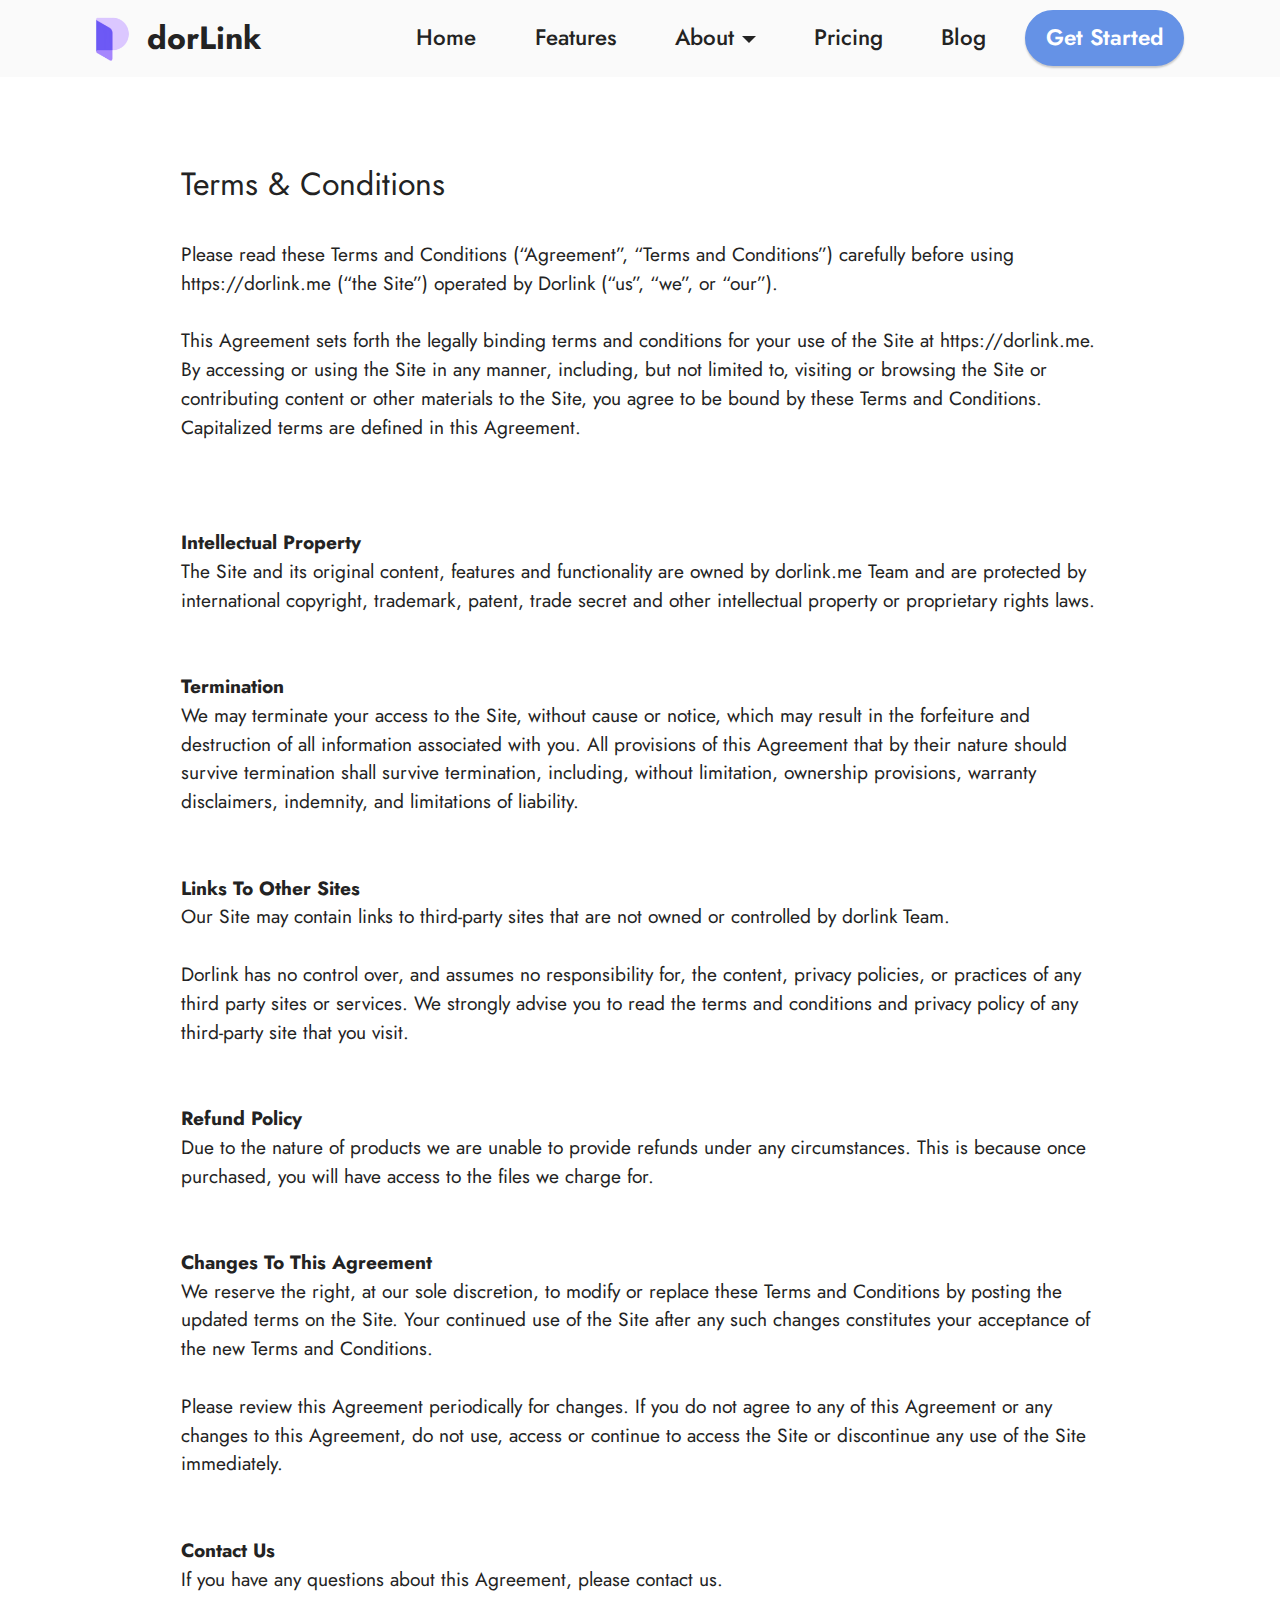
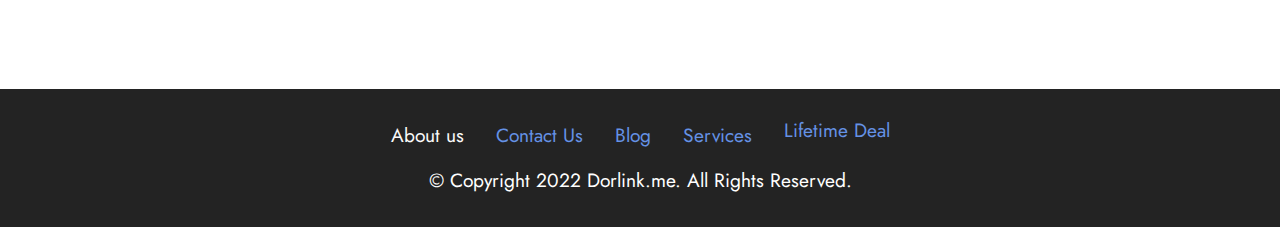
<file: terms-and-conditions.html>
<!DOCTYPE html>
<html  >
<head>
  <!-- Site made with Mobirise Website Builder v5.6.0, https://mobirise.com -->
  <meta charset="UTF-8">
  <meta http-equiv="X-UA-Compatible" content="IE=edge">
  <meta name="generator" content="Mobirise v5.6.0, mobirise.com">
  <meta name="viewport" content="width=device-width, initial-scale=1, minimum-scale=1">
  <link rel="shortcut icon" href="assets/images/d6089937f5c26a51997d0d1801ee9431-180x180.png" type="image/x-icon">
  <meta name="description" content="Terms and Conditions for Dorlink, this is a service that allows you to create shortened URLs, create bio link pages and, See how your links are performing.">
  
  
  <title>Terms and Conditions</title>
  <link rel="stylesheet" href="assets/bootstrap/css/bootstrap.min.css">
  <link rel="stylesheet" href="assets/bootstrap/css/bootstrap-grid.min.css">
  <link rel="stylesheet" href="assets/bootstrap/css/bootstrap-reboot.min.css">
  <link rel="stylesheet" href="assets/dropdown/css/style.css">
  <link rel="stylesheet" href="assets/socicon/css/styles.css">
  <link rel="stylesheet" href="assets/theme/css/style.css">
  <link rel="preload" href="https://fonts.googleapis.com/css?family=Jost:100,200,300,400,500,600,700,800,900,100i,200i,300i,400i,500i,600i,700i,800i,900i&display=swap" as="style" onload="this.onload=null;this.rel='stylesheet'">
  <noscript><link rel="stylesheet" href="https://fonts.googleapis.com/css?family=Jost:100,200,300,400,500,600,700,800,900,100i,200i,300i,400i,500i,600i,700i,800i,900i&display=swap"></noscript>
  <link rel="preload" as="style" href="assets/mobirise/css/mbr-additional.css"><link rel="stylesheet" href="assets/mobirise/css/mbr-additional.css" type="text/css">
  
  
  
  
</head>
<body>
  
  <section data-bs-version="5.1" class="menu menu2 cid-sFCw1qGFAI" once="menu" id="menu2-6">
    
    <nav class="navbar navbar-dropdown navbar-fixed-top navbar-expand-lg">
        <div class="container">
            <div class="navbar-brand">
                <span class="navbar-logo">
                    <a href="index.html">
                        <img src="assets/images/d6089937f5c26a51997d0d1801ee9431-180x180.png" alt="Dorlink logo" style="height: 3rem;">
                    </a>
                </span>
                <span class="navbar-caption-wrap"><a class="navbar-caption text-black text-primary display-5" href="index.html">dorLink</a></span>
            </div>
            <button class="navbar-toggler" type="button" data-toggle="collapse" data-bs-toggle="collapse" data-target="#navbarSupportedContent" data-bs-target="#navbarSupportedContent" aria-controls="navbarNavAltMarkup" aria-expanded="false" aria-label="Toggle navigation">
                <div class="hamburger">
                    <span></span>
                    <span></span>
                    <span></span>
                    <span></span>
                </div>
            </button>
            <div class="collapse navbar-collapse" id="navbarSupportedContent">
                <ul class="navbar-nav nav-dropdown" data-app-modern-menu="true"><li class="nav-item"><a class="nav-link link text-black text-primary display-4" href="index.html">Home</a></li><li class="nav-item"><a class="nav-link link text-black text-primary display-4" href="index.html#features1-1i">Features</a></li>
                    <li class="nav-item dropdown"><a class="nav-link link text-black text-primary dropdown-toggle display-4" href="index.html#header14-1j" data-toggle="dropdown-submenu" data-bs-toggle="dropdown" data-bs-auto-close="outside" aria-expanded="false">About</a><div class="dropdown-menu" aria-labelledby="dropdown-undefined"><a class="text-black text-primary dropdown-item display-4" href="privacy-policy.html">Privacy Policy</a><a class="text-black text-primary show dropdown-item display-4" href="terms-and-conditions.html">Terms &amp; Conditions</a></div></li>
                    <li class="nav-item"><a class="nav-link link text-black text-primary display-4" href="index.html#pricing1-0">Pricing</a>
                    </li><li class="nav-item"><a class="nav-link link text-black text-primary display-4" href="https://review.dorlink.me/" target="_blank">Blog</a></li></ul>
                
                <div class="navbar-buttons mbr-section-btn"><a class="btn btn-primary display-4" href="https://dorlink.me/plan/new" target="_blank">
                        Get Started</a></div>
            </div>
        </div>
    </nav>
</section>

<section data-bs-version="5.1" class="content5 cid-sYmE6aCJrP" id="content5-8">
    
    <div class="container">
        <div class="row justify-content-center">
            <div class="col-md-12 col-lg-10">
                
                <h4 class="mbr-section-subtitle mbr-fonts-style mb-4 display-5">Terms &amp; Conditions</h4>
                <p class="mbr-text mbr-fonts-style display-7">Please read these Terms and Conditions (“Agreement”, “Terms and Conditions”) carefully before using https://dorlink.me (“the Site”) operated by Dorlink (“us”, “we”, or “our”). <br><br>This Agreement sets forth the legally binding terms and conditions for your use of the Site at https://dorlink.me.
<br>By accessing or using the Site in any manner, including, but not limited to, visiting or browsing the Site or contributing content or other materials to the Site, you agree to be bound by these Terms and Conditions. Capitalized terms are defined in this Agreement.
<br>
<br> 
<br>
<br><strong>Intellectual Property
<br></strong>The Site and its original content, features and functionality are owned by dorlink.me Team and are protected by international copyright, trademark, patent, trade secret and other intellectual property or proprietary rights laws.
<br>
<br><br><strong>Termination
<br></strong>We may terminate your access to the Site, without cause or notice, which may result in the forfeiture and destruction of all information associated with you. All provisions of this Agreement that by their nature should survive termination shall survive termination, including, without limitation, ownership provisions, warranty disclaimers, indemnity, and limitations of liability.
<br>
<br><br><strong>Links To Other Sites
<br></strong>Our Site may contain links to third-party sites that are not owned or controlled by dorlink Team.
<br>
<br>Dorlink has no control over, and assumes no responsibility for, the content, privacy policies, or practices of any third party sites or services. We strongly advise you to read the terms and conditions and privacy policy of any third-party site that you visit.
<br><br>
<br><strong>Refund Policy<br></strong>Due to the nature of products we are unable to provide refunds under any circumstances. This is because once purchased, you will have access to the files we charge for.
<br>
<br><br><strong>Changes To This Agreement
<br></strong>We reserve the right, at our sole discretion, to modify or replace these Terms and Conditions by posting the updated terms on the Site. Your continued use of the Site after any such changes constitutes your acceptance of the new Terms and Conditions.
<br>
<br>Please review this Agreement periodically for changes. If you do not agree to any of this Agreement or any changes to this Agreement, do not use, access or continue to access the Site or discontinue any use of the Site immediately.<br> 
<br>
<br><strong>Contact Us
<br></strong>If you have any questions about this Agreement, please contact us.</p>
            </div>
        </div>
    </div>
</section>

<section data-bs-version="5.1" class="footer3 cid-sYx9sicp0K" once="footers" id="footer3-9">

    

    

    <div class="container">
        <div class="media-container-row align-center mbr-white">
            <div class="row row-links">
                <ul class="foot-menu">
                    
                    
                    
                    
                    
                <li class="foot-menu-item mbr-fonts-style display-7">
                        <a class="text-white text-primary" href="index.html#header14-1j" target="_blank">About us</a>
                    </li><li class="foot-menu-item mbr-fonts-style display-7"><a href="index.html#contacts2-1r" class="text-primary">Contact Us</a></li><li class="foot-menu-item mbr-fonts-style display-7"><a href="https://review.dorlink.me/" class="text-primary" target="_blank">Blog</a></li><li class="foot-menu-item mbr-fonts-style display-7">
                        <a href="index.html#features1-1i" class="text-primary">Services</a>
                    </li><li class="foot-menu-item mbr-fonts-style display-7"><p><a href="https://dorlink.me/plan/new" class="text-primary" target="_blank">Lifetime Deal</a></p></li></ul>
            </div>
            
            <div class="row row-copirayt">
                <p class="mbr-text mb-0 mbr-fonts-style mbr-white align-center display-7">
                    © Copyright 2022 Dorlink.me. All Rights Reserved.
                </p>
            </div>
        </div>
    </div>
</section>
  
</body>
</html>
</file>
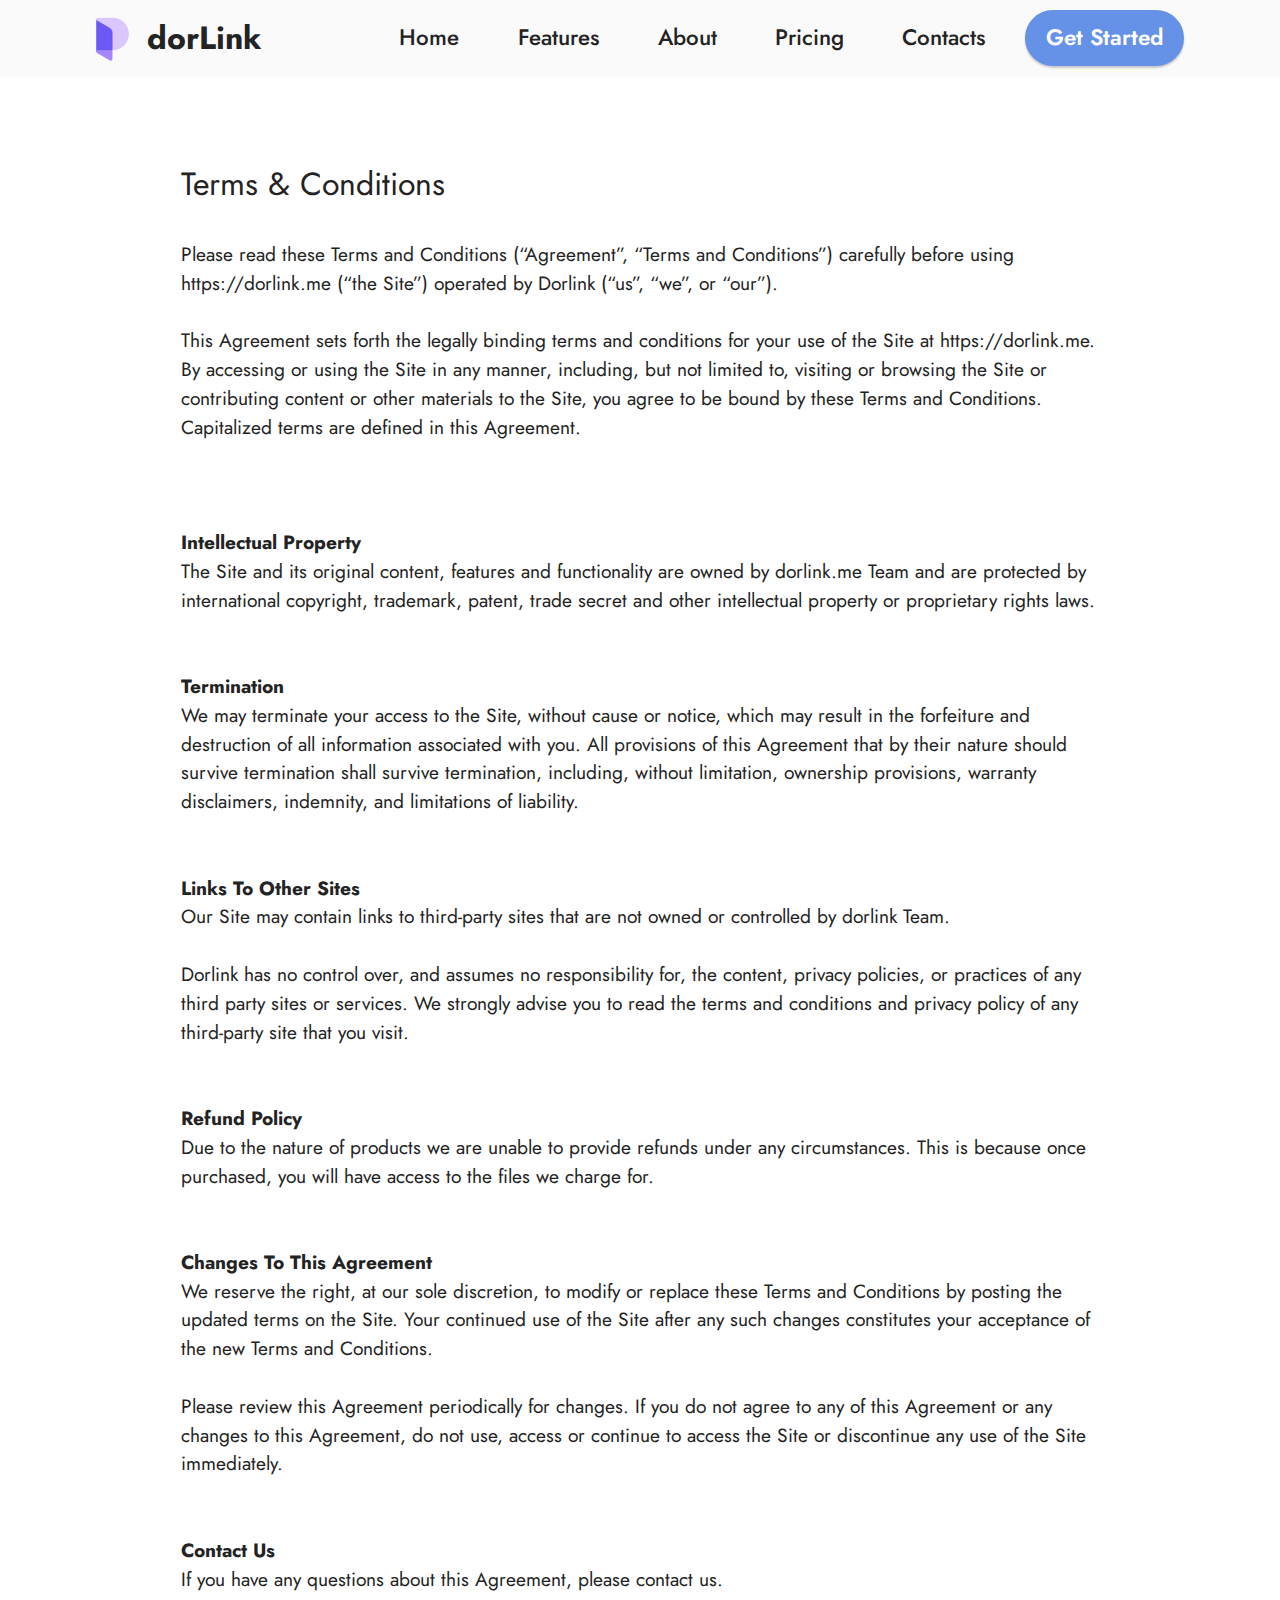
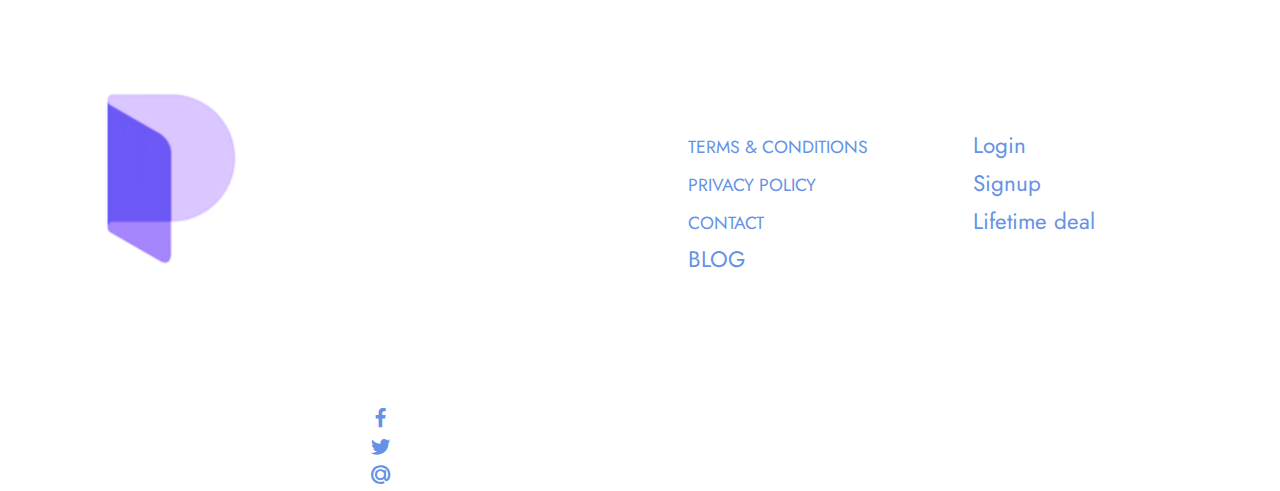
<file: Terms-Conditions.html>
<!DOCTYPE html>
<html  >
<head>
  <!-- Site made with Mobirise Website Builder v5.6.0, https://mobirise.com -->
  <meta charset="UTF-8">
  <meta http-equiv="X-UA-Compatible" content="IE=edge">
  <meta name="generator" content="Mobirise v5.6.0, mobirise.com">
  <meta name="viewport" content="width=device-width, initial-scale=1, minimum-scale=1">
  <link rel="shortcut icon" href="assets/images/d6089937f5c26a51997d0d1801ee9431-180x180.png" type="image/x-icon">
  <meta name="description" content="Terms and Conditions for Dorlink, this is a service that allows you to create shortened URLs, create bio link pages and, See how your links are performing.">
  
  
  <title>Terms and Conditions</title>
  <link rel="stylesheet" href="assets/bootstrap/css/bootstrap.min.css">
  <link rel="stylesheet" href="assets/bootstrap/css/bootstrap-grid.min.css">
  <link rel="stylesheet" href="assets/bootstrap/css/bootstrap-reboot.min.css">
  <link rel="stylesheet" href="assets/dropdown/css/style.css">
  <link rel="stylesheet" href="assets/socicon/css/styles.css">
  <link rel="stylesheet" href="assets/theme/css/style.css">
  <link rel="preload" href="https://fonts.googleapis.com/css?family=Jost:100,200,300,400,500,600,700,800,900,100i,200i,300i,400i,500i,600i,700i,800i,900i&display=swap" as="style" onload="this.onload=null;this.rel='stylesheet'">
  <noscript><link rel="stylesheet" href="https://fonts.googleapis.com/css?family=Jost:100,200,300,400,500,600,700,800,900,100i,200i,300i,400i,500i,600i,700i,800i,900i&display=swap"></noscript>
  <link rel="preload" as="style" href="assets/mobirise/css/mbr-additional.css"><link rel="stylesheet" href="assets/mobirise/css/mbr-additional.css" type="text/css">
  
  
  
  
</head>
<body>
  
  <section data-bs-version="5.1" class="menu menu2 cid-sFCw1qGFAI" once="menu" id="menu2-6">
    
    <nav class="navbar navbar-dropdown navbar-fixed-top navbar-expand-lg">
        <div class="container">
            <div class="navbar-brand">
                <span class="navbar-logo">
                    <a href="index.html">
                        <img src="assets/images/d6089937f5c26a51997d0d1801ee9431-180x180.png" alt="Dorlink logo" style="height: 3rem;">
                    </a>
                </span>
                <span class="navbar-caption-wrap"><a class="navbar-caption text-black text-primary display-5" href="index.html">dorLink</a></span>
            </div>
            <button class="navbar-toggler" type="button" data-toggle="collapse" data-bs-toggle="collapse" data-target="#navbarSupportedContent" data-bs-target="#navbarSupportedContent" aria-controls="navbarNavAltMarkup" aria-expanded="false" aria-label="Toggle navigation">
                <div class="hamburger">
                    <span></span>
                    <span></span>
                    <span></span>
                    <span></span>
                </div>
            </button>
            <div class="collapse navbar-collapse" id="navbarSupportedContent">
                <ul class="navbar-nav nav-dropdown" data-app-modern-menu="true"><li class="nav-item"><a class="nav-link link text-black text-primary display-4" href="index.html">Home</a></li><li class="nav-item"><a class="nav-link link text-black text-primary display-4" href="index.html#features1-1i">Features</a></li>
                    <li class="nav-item"><a class="nav-link link text-black text-primary display-4" href="index.html#header14-1j">About</a></li>
                    <li class="nav-item"><a class="nav-link link text-black text-primary display-4" href="index.html#pricing1-0">Pricing</a>
                    </li><li class="nav-item"><a class="nav-link link text-black text-primary display-4" href="index.html#contacts2-1r">Contacts</a></li></ul>
                
                <div class="navbar-buttons mbr-section-btn"><a class="btn btn-primary display-4" href="https://dorlink.me/register?redirect=pay/free" target="_blank">
                        Get Started</a></div>
            </div>
        </div>
    </nav>
</section>

<section data-bs-version="5.1" class="content5 cid-sYmE6aCJrP" id="content5-8">
    
    <div class="container">
        <div class="row justify-content-center">
            <div class="col-md-12 col-lg-10">
                
                <h4 class="mbr-section-subtitle mbr-fonts-style mb-4 display-5">Terms &amp; Conditions</h4>
                <p class="mbr-text mbr-fonts-style display-7">Please read these Terms and Conditions (“Agreement”, “Terms and Conditions”) carefully before using https://dorlink.me (“the Site”) operated by Dorlink (“us”, “we”, or “our”). <br><br>This Agreement sets forth the legally binding terms and conditions for your use of the Site at https://dorlink.me.
<br>By accessing or using the Site in any manner, including, but not limited to, visiting or browsing the Site or contributing content or other materials to the Site, you agree to be bound by these Terms and Conditions. Capitalized terms are defined in this Agreement.
<br>
<br> 
<br>
<br><strong>Intellectual Property
<br></strong>The Site and its original content, features and functionality are owned by dorlink.me Team and are protected by international copyright, trademark, patent, trade secret and other intellectual property or proprietary rights laws.
<br>
<br><br><strong>Termination
<br></strong>We may terminate your access to the Site, without cause or notice, which may result in the forfeiture and destruction of all information associated with you. All provisions of this Agreement that by their nature should survive termination shall survive termination, including, without limitation, ownership provisions, warranty disclaimers, indemnity, and limitations of liability.
<br>
<br><br><strong>Links To Other Sites
<br></strong>Our Site may contain links to third-party sites that are not owned or controlled by dorlink Team.
<br>
<br>Dorlink has no control over, and assumes no responsibility for, the content, privacy policies, or practices of any third party sites or services. We strongly advise you to read the terms and conditions and privacy policy of any third-party site that you visit.
<br><br>
<br><strong>Refund Policy<br></strong>Due to the nature of products we are unable to provide refunds under any circumstances. This is because once purchased, you will have access to the files we charge for.
<br>
<br><br><strong>Changes To This Agreement
<br></strong>We reserve the right, at our sole discretion, to modify or replace these Terms and Conditions by posting the updated terms on the Site. Your continued use of the Site after any such changes constitutes your acceptance of the new Terms and Conditions.
<br>
<br>Please review this Agreement periodically for changes. If you do not agree to any of this Agreement or any changes to this Agreement, do not use, access or continue to access the Site or discontinue any use of the Site immediately.<br> 
<br>
<br><strong>Contact Us
<br></strong>If you have any questions about this Agreement, please contact us.</p>
            </div>
        </div>
    </div>
</section>

<section data-bs-version="5.1" class="footer4 cid-sYmzRb58bz" once="footers" id="footer4-7">

    
    
    <div class="container">
        <div class="row mbr-white">
            <div class="col-6 col-lg-3">
                <div class="media-wrap col-md-8 col-12">
                    <a href="#top">
                        <img src="assets/images/latest-nfts-337x337.png" alt="Dorlink logo">
                    </a>
                </div>
            </div>
            <div class="col-12 col-md-6 col-lg-3">
                <h5 class="mbr-section-subtitle mbr-fonts-style mb-2 display-7">
                    <strong>About</strong>
                </h5>
                <p class="mbr-text mbr-fonts-style mb-4 display-4">
                    Dorlink is a service that allows you to create shortened URLs, create bio link pages and, See how your links are performing.</p>
                <h5 class="mbr-section-subtitle mbr-fonts-style mb-3 display-7">
                    <strong>Follow Us</strong>
                </h5>
                <div class="social-row display-7">
                    <div class="soc-item">
                        <a href="https://facebook.com/dorlink" target="_blank">
                            <span class="mbr-iconfont socicon-facebook socicon"></span>
                        </a>
                    </div>
                    <div class="soc-item">
                        <a href="https://twitter.com/dorlink_biolink" target="_blank">
                            <span class="mbr-iconfont socicon-twitter socicon"></span>
                        </a>
                    </div>
                    <div class="soc-item">
                        <a href="mailto:admin@dorlink.me">
                            <span class="mbr-iconfont socicon-mailru socicon"></span>
                        </a>
                    </div>
                    
                </div>
            </div>
            <div class="col-12 col-md-6 col-lg-3">
                <h5 class="mbr-section-subtitle mbr-fonts-style mb-2 display-7">
                    <strong>Quick link</strong></h5>
                <ul class="list mbr-fonts-style display-4">
                    <li class="mbr-text item-wrap"><span style="font-size: 1.1rem;"><a href="Terms-Conditions.html" class="text-primary" target="_blank">TERMS &amp; CONDITIONS</a></span></li><li class="mbr-text item-wrap"><span style="font-size: 1.1rem;"><a href="PRIVACY POLICY.html" class="text-primary">PRIVACY POLICY</a></span></li><li class="mbr-text item-wrap"><span style="font-size: 1.1rem;"><a href="index.html#contacts2-1r" class="text-primary">CONTACT</a></span></li><li class="mbr-text item-wrap"><a href="https://review.dorlink.me/" class="text-primary" target="_blank">BLOG</a></li>
                </ul>
            </div>
            <div class="col-12 col-md-6 col-lg-3">
                <h5 class="mbr-section-subtitle mbr-fonts-style mb-2 display-7">
                    <strong>Account</strong><br></h5>
                <ul class="list mbr-fonts-style display-4">
                    <li class="mbr-text item-wrap"><a href="https://dorlink.me/register?redirect=pay/free" class="text-primary" target="_blank">Login</a></li><li class="mbr-text item-wrap"><a href="https://dorlink.me/register" class="text-primary" target="_blank">Signup&nbsp;</a></li><li class="mbr-text item-wrap"><a href="https://dorlink.me/plan/new" class="text-primary" target="_blank">Lifetime deal</a></li>
                </ul>
            </div>
            
        </div>
    </div>
</section>
  
</body>
</html>
</file>
<file: assets/web/assets/mobirise-icons2/mobirise2.css>
@font-face {
  font-family: 'Moririse2';
  font-display: swap;
  src:  url('mobirise2.eot?f2bix4');
  src:  url('mobirise2.eot?f2bix4#iefix') format('embedded-opentype'),
    url('mobirise2.ttf?f2bix4') format('truetype'),
    url('mobirise2.woff?f2bix4') format('woff'),
    url('mobirise2.svg?f2bix4#mobirise2') format('svg');
  font-weight: normal;
  font-style: normal;
}

[class^="mobi-"], [class*=" mobi-"] {
  /* use !important to prevent issues with browser extensions that change fonts */
  font-family: 'Moririse2' !important;
  speak: none;
  font-style: normal;
  font-weight: normal;
  font-variant: normal;
  text-transform: none;
  line-height: 1;

  /* Better Font Rendering =========== */
  -webkit-font-smoothing: antialiased;
  -moz-osx-font-smoothing: grayscale;
}

.mobi-mbri-add-submenu:before {
  content: "\e900";
}
.mobi-mbri-alert:before {
  content: "\e901";
}
.mobi-mbri-align-center:before {
  content: "\e902";
}
.mobi-mbri-align-justify:before {
  content: "\e903";
}
.mobi-mbri-align-left:before {
  content: "\e904";
}
.mobi-mbri-align-right:before {
  content: "\e905";
}
.mobi-mbri-android:before {
  content: "\e906";
}
.mobi-mbri-apple:before {
  content: "\e907";
}
.mobi-mbri-arrow-down:before {
  content: "\e908";
}
.mobi-mbri-arrow-next:before {
  content: "\e909";
}
.mobi-mbri-arrow-prev:before {
  content: "\e90a";
}
.mobi-mbri-arrow-up:before {
  content: "\e90b";
}
.mobi-mbri-bold:before {
  content: "\e90c";
}
.mobi-mbri-bookmark:before {
  content: "\e90d";
}
.mobi-mbri-bootstrap:before {
  content: "\e90e";
}
.mobi-mbri-briefcase:before {
  content: "\e90f";
}
.mobi-mbri-browse:before {
  content: "\e910";
}
.mobi-mbri-bulleted-list:before {
  content: "\e911";
}
.mobi-mbri-calendar:before {
  content: "\e912";
}
.mobi-mbri-camera:before {
  content: "\e913";
}
.mobi-mbri-cart-add:before {
  content: "\e914";
}
.mobi-mbri-cart-full:before {
  content: "\e915";
}
.mobi-mbri-cash:before {
  content: "\e916";
}
.mobi-mbri-change-style:before {
  content: "\e917";
}
.mobi-mbri-chat:before {
  content: "\e918";
}
.mobi-mbri-clock:before {
  content: "\e919";
}
.mobi-mbri-close:before {
  content: "\e91a";
}
.mobi-mbri-cloud:before {
  content: "\e91b";
}
.mobi-mbri-code:before {
  content: "\e91c";
}
.mobi-mbri-contact-form:before {
  content: "\e91d";
}
.mobi-mbri-credit-card:before {
  content: "\e91e";
}
.mobi-mbri-cursor-click:before {
  content: "\e91f";
}
.mobi-mbri-cust-feedback:before {
  content: "\e920";
}
.mobi-mbri-database:before {
  content: "\e921";
}
.mobi-mbri-delivery:before {
  content: "\e922";
}
.mobi-mbri-desktop:before {
  content: "\e923";
}
.mobi-mbri-devices:before {
  content: "\e924";
}
.mobi-mbri-down:before {
  content: "\e925";
}
.mobi-mbri-download-2:before {
  content: "\e926";
}
.mobi-mbri-download:before {
  content: "\e927";
}
.mobi-mbri-drag-n-drop-2:before {
  content: "\e928";
}
.mobi-mbri-drag-n-drop:before {
  content: "\e929";
}
.mobi-mbri-edit-2:before {
  content: "\e92a";
}
.mobi-mbri-edit:before {
  content: "\e92b";
}
.mobi-mbri-error:before {
  content: "\e92c";
}
.mobi-mbri-extension:before {
  content: "\e92d";
}
.mobi-mbri-features:before {
  content: "\e92e";
}
.mobi-mbri-file:before {
  content: "\e92f";
}
.mobi-mbri-flag:before {
  content: "\e930";
}
.mobi-mbri-folder:before {
  content: "\e931";
}
.mobi-mbri-gift:before {
  content: "\e932";
}
.mobi-mbri-github:before {
  content: "\e933";
}
.mobi-mbri-globe-2:before {
  content: "\e934";
}
.mobi-mbri-globe:before {
  content: "\e935";
}
.mobi-mbri-growing-chart:before {
  content: "\e936";
}
.mobi-mbri-hearth:before {
  content: "\e937";
}
.mobi-mbri-help:before {
  content: "\e938";
}
.mobi-mbri-home:before {
  content: "\e939";
}
.mobi-mbri-hot-cup:before {
  content: "\e93a";
}
.mobi-mbri-idea:before {
  content: "\e93b";
}
.mobi-mbri-image-gallery:before {
  content: "\e93c";
}
.mobi-mbri-image-slider:before {
  content: "\e93d";
}
.mobi-mbri-info:before {
  content: "\e93e";
}
.mobi-mbri-italic:before {
  content: "\e93f";
}
.mobi-mbri-key:before {
  content: "\e940";
}
.mobi-mbri-laptop:before {
  content: "\e941";
}
.mobi-mbri-layers:before {
  content: "\e942";
}
.mobi-mbri-left-right:before {
  content: "\e943";
}
.mobi-mbri-left:before {
  content: "\e944";
}
.mobi-mbri-letter:before {
  content: "\e945";
}
.mobi-mbri-like:before {
  content: "\e946";
}
.mobi-mbri-link:before {
  content: "\e947";
}
.mobi-mbri-lock:before {
  content: "\e948";
}
.mobi-mbri-login:before {
  content: "\e949";
}
.mobi-mbri-logout:before {
  content: "\e94a";
}
.mobi-mbri-magic-stick:before {
  content: "\e94b";
}
.mobi-mbri-map-pin:before {
  content: "\e94c";
}
.mobi-mbri-menu:before {
  content: "\e94d";
}
.mobi-mbri-mobile-2:before {
  content: "\e94e";
}
.mobi-mbri-mobile-horizontal:before {
  content: "\e94f";
}
.mobi-mbri-mobile:before {
  content: "\e950";
}
.mobi-mbri-mobirise:before {
  content: "\e951";
}
.mobi-mbri-more-horizontal:before {
  content: "\e952";
}
.mobi-mbri-more-vertical:before {
  content: "\e953";
}
.mobi-mbri-music:before {
  content: "\e954";
}
.mobi-mbri-new-file:before {
  content: "\e955";
}
.mobi-mbri-numbered-list:before {
  content: "\e956";
}
.mobi-mbri-opened-folder:before {
  content: "\e957";
}
.mobi-mbri-pages:before {
  content: "\e958";
}
.mobi-mbri-paper-plane:before {
  content: "\e959";
}
.mobi-mbri-paperclip:before {
  content: "\e95a";
}
.mobi-mbri-phone:before {
  content: "\e95b";
}
.mobi-mbri-photo:before {
  content: "\e95c";
}
.mobi-mbri-photos:before {
  content: "\e95d";
}
.mobi-mbri-pin:before {
  content: "\e95e";
}
.mobi-mbri-play:before {
  content: "\e95f";
}
.mobi-mbri-plus:before {
  content: "\e960";
}
.mobi-mbri-preview:before {
  content: "\e961";
}
.mobi-mbri-print:before {
  content: "\e962";
}
.mobi-mbri-protect:before {
  content: "\e963";
}
.mobi-mbri-question:before {
  content: "\e964";
}
.mobi-mbri-quote-left:before {
  content: "\e965";
}
.mobi-mbri-quote-right:before {
  content: "\e966";
}
.mobi-mbri-redo:before {
  content: "\e967";
}
.mobi-mbri-refresh:before {
  content: "\e968";
}
.mobi-mbri-responsive-2:before {
  content: "\e969";
}
.mobi-mbri-responsive:before {
  content: "\e96a";
}
.mobi-mbri-right:before {
  content: "\e96b";
}
.mobi-mbri-rocket:before {
  content: "\e96c";
}
.mobi-mbri-sad-face:before {
  content: "\e96d";
}
.mobi-mbri-sale:before {
  content: "\e96e";
}
.mobi-mbri-save:before {
  content: "\e96f";
}
.mobi-mbri-search:before {
  content: "\e970";
}
.mobi-mbri-setting-2:before {
  content: "\e971";
}
.mobi-mbri-setting-3:before {
  content: "\e972";
}
.mobi-mbri-setting:before {
  content: "\e973";
}
.mobi-mbri-share:before {
  content: "\e974";
}
.mobi-mbri-shopping-bag:before {
  content: "\e975";
}
.mobi-mbri-shopping-basket:before {
  content: "\e976";
}
.mobi-mbri-shopping-cart:before {
  content: "\e977";
}
.mobi-mbri-sites:before {
  content: "\e978";
}
.mobi-mbri-smile-face:before {
  content: "\e979";
}
.mobi-mbri-speed:before {
  content: "\e97a";
}
.mobi-mbri-star:before {
  content: "\e97b";
}
.mobi-mbri-success:before {
  content: "\e97c";
}
.mobi-mbri-sun:before {
  content: "\e97d";
}
.mobi-mbri-sun2:before {
  content: "\e97e";
}
.mobi-mbri-tablet-vertical:before {
  content: "\e97f";
}
.mobi-mbri-tablet:before {
  content: "\e980";
}
.mobi-mbri-target:before {
  content: "\e981";
}
.mobi-mbri-timer:before {
  content: "\e982";
}
.mobi-mbri-to-ftp:before {
  content: "\e983";
}
.mobi-mbri-to-local-drive:before {
  content: "\e984";
}
.mobi-mbri-touch-swipe:before {
  content: "\e985";
}
.mobi-mbri-touch:before {
  content: "\e986";
}
.mobi-mbri-trash:before {
  content: "\e987";
}
.mobi-mbri-underline:before {
  content: "\e988";
}
.mobi-mbri-undo:before {
  content: "\e989";
}
.mobi-mbri-unlink:before {
  content: "\e98a";
}
.mobi-mbri-unlock:before {
  content: "\e98b";
}
.mobi-mbri-up-down:before {
  content: "\e98c";
}
.mobi-mbri-up:before {
  content: "\e98d";
}
.mobi-mbri-update:before {
  content: "\e98e";
}
.mobi-mbri-upload-2:before {
  content: "\e98f";
}
.mobi-mbri-upload:before {
  content: "\e990";
}
.mobi-mbri-user-2:before {
  content: "\e991";
}
.mobi-mbri-user:before {
  content: "\e992";
}
.mobi-mbri-users:before {
  content: "\e993";
}
.mobi-mbri-video-play:before {
  content: "\e994";
}
.mobi-mbri-video:before {
  content: "\e995";
}
.mobi-mbri-watch:before {
  content: "\e996";
}
.mobi-mbri-website-theme-2:before {
  content: "\e997";
}
.mobi-mbri-website-theme:before {
  content: "\e998";
}
.mobi-mbri-wifi:before {
  content: "\e999";
}
.mobi-mbri-windows:before {
  content: "\e99a";
}
.mobi-mbri-zoom-in:before {
  content: "\e99b";
}
.mobi-mbri-zoom-out:before {
  content: "\e99c";
}
</file>
<file: assets/web/assets/mobirise-icons/mobirise-icons.css>
@font-face {
  font-family: 'MobiriseIcons';
  src:  url('mobirise-icons.eot?spat4u');
  src:  url('mobirise-icons.eot?spat4u#iefix') format('embedded-opentype'),
    url('mobirise-icons.ttf?spat4u') format('truetype'),
    url('mobirise-icons.woff?spat4u') format('woff'),
    url('mobirise-icons.svg?spat4u#MobiriseIcons') format('svg');
  font-weight: normal;
  font-style: normal;
  font-display: swap;
}

[class^="mbri-"], [class*=" mbri-"] {
  /* use !important to prevent issues with browser extensions that change fonts */
  font-family: MobiriseIcons !important;
  speak: none;
  font-style: normal;
  font-weight: normal;
  font-variant: normal;
  text-transform: none;
  line-height: 1;

  /* Better Font Rendering =========== */
  -webkit-font-smoothing: antialiased;
  -moz-osx-font-smoothing: grayscale;
}

.mbri-add-submenu:before {
  content: "\e900";
}
.mbri-alert:before {
  content: "\e901";
}
.mbri-align-center:before {
  content: "\e902";
}
.mbri-align-justify:before {
  content: "\e903";
}
.mbri-align-left:before {
  content: "\e904";
}
.mbri-align-right:before {
  content: "\e905";
}
.mbri-android:before {
  content: "\e906";
}
.mbri-apple:before {
  content: "\e907";
}
.mbri-arrow-down:before {
  content: "\e908";
}
.mbri-arrow-next:before {
  content: "\e909";
}
.mbri-arrow-prev:before {
  content: "\e90a";
}
.mbri-arrow-up:before {
  content: "\e90b";
}
.mbri-bold:before {
  content: "\e90c";
}
.mbri-bookmark:before {
  content: "\e90d";
}
.mbri-bootstrap:before {
  content: "\e90e";
}
.mbri-briefcase:before {
  content: "\e90f";
}
.mbri-browse:before {
  content: "\e910";
}
.mbri-bulleted-list:before {
  content: "\e911";
}
.mbri-calendar:before {
  content: "\e912";
}
.mbri-camera:before {
  content: "\e913";
}
.mbri-cart-add:before {
  content: "\e914";
}
.mbri-cart-full:before {
  content: "\e915";
}
.mbri-cash:before {
  content: "\e916";
}
.mbri-change-style:before {
  content: "\e917";
}
.mbri-chat:before {
  content: "\e918";
}
.mbri-clock:before {
  content: "\e919";
}
.mbri-close:before {
  content: "\e91a";
}
.mbri-cloud:before {
  content: "\e91b";
}
.mbri-code:before {
  content: "\e91c";
}
.mbri-contact-form:before {
  content: "\e91d";
}
.mbri-credit-card:before {
  content: "\e91e";
}
.mbri-cursor-click:before {
  content: "\e91f";
}
.mbri-cust-feedback:before {
  content: "\e920";
}
.mbri-database:before {
  content: "\e921";
}
.mbri-delivery:before {
  content: "\e922";
}
.mbri-desktop:before {
  content: "\e923";
}
.mbri-devices:before {
  content: "\e924";
}
.mbri-down:before {
  content: "\e925";
}
.mbri-download:before {
  content: "\e989";
}
.mbri-drag-n-drop:before {
  content: "\e927";
}
.mbri-drag-n-drop2:before {
  content: "\e928";
}
.mbri-edit:before {
  content: "\e929";
}
.mbri-edit2:before {
  content: "\e92a";
}
.mbri-error:before {
  content: "\e92b";
}
.mbri-extension:before {
  content: "\e92c";
}
.mbri-features:before {
  content: "\e92d";
}
.mbri-file:before {
  content: "\e92e";
}
.mbri-flag:before {
  content: "\e92f";
}
.mbri-folder:before {
  content: "\e930";
}
.mbri-gift:before {
  content: "\e931";
}
.mbri-github:before {
  content: "\e932";
}
.mbri-globe:before {
  content: "\e933";
}
.mbri-globe-2:before {
  content: "\e934";
}
.mbri-growing-chart:before {
  content: "\e935";
}
.mbri-hearth:before {
  content: "\e936";
}
.mbri-help:before {
  content: "\e937";
}
.mbri-home:before {
  content: "\e938";
}
.mbri-hot-cup:before {
  content: "\e939";
}
.mbri-idea:before {
  content: "\e93a";
}
.mbri-image-gallery:before {
  content: "\e93b";
}
.mbri-image-slider:before {
  content: "\e93c";
}
.mbri-info:before {
  content: "\e93d";
}
.mbri-italic:before {
  content: "\e93e";
}
.mbri-key:before {
  content: "\e93f";
}
.mbri-laptop:before {
  content: "\e940";
}
.mbri-layers:before {
  content: "\e941";
}
.mbri-left-right:before {
  content: "\e942";
}
.mbri-left:before {
  content: "\e943";
}
.mbri-letter:before {
  content: "\e944";
}
.mbri-like:before {
  content: "\e945";
}
.mbri-link:before {
  content: "\e946";
}
.mbri-lock:before {
  content: "\e947";
}
.mbri-login:before {
  content: "\e948";
}
.mbri-logout:before {
  content: "\e949";
}
.mbri-magic-stick:before {
  content: "\e94a";
}
.mbri-map-pin:before {
  content: "\e94b";
}
.mbri-menu:before {
  content: "\e94c";
}
.mbri-mobile:before {
  content: "\e94d";
}
.mbri-mobile2:before {
  content: "\e94e";
}
.mbri-mobirise:before {
  content: "\e94f";
}
.mbri-more-horizontal:before {
  content: "\e950";
}
.mbri-more-vertical:before {
  content: "\e951";
}
.mbri-music:before {
  content: "\e952";
}
.mbri-new-file:before {
  content: "\e953";
}
.mbri-numbered-list:before {
  content: "\e954";
}
.mbri-opened-folder:before {
  content: "\e955";
}
.mbri-pages:before {
  content: "\e956";
}
.mbri-paper-plane:before {
  content: "\e957";
}
.mbri-paperclip:before {
  content: "\e958";
}
.mbri-photo:before {
  content: "\e959";
}
.mbri-photos:before {
  content: "\e95a";
}
.mbri-pin:before {
  content: "\e95b";
}
.mbri-play:before {
  content: "\e95c";
}
.mbri-plus:before {
  content: "\e95d";
}
.mbri-preview:before {
  content: "\e95e";
}
.mbri-print:before {
  content: "\e95f";
}
.mbri-protect:before {
  content: "\e960";
}
.mbri-question:before {
  content: "\e961";
}
.mbri-quote-left:before {
  content: "\e962";
}
.mbri-quote-right:before {
  content: "\e963";
}
.mbri-refresh:before {
  content: "\e964";
}
.mbri-responsive:before {
  content: "\e965";
}
.mbri-right:before {
  content: "\e966";
}
.mbri-rocket:before {
  content: "\e967";
}
.mbri-sad-face:before {
  content: "\e968";
}
.mbri-sale:before {
  content: "\e969";
}
.mbri-save:before {
  content: "\e96a";
}
.mbri-search:before {
  content: "\e96b";
}
.mbri-setting:before {
  content: "\e96c";
}
.mbri-setting2:before {
  content: "\e96d";
}
.mbri-setting3:before {
  content: "\e96e";
}
.mbri-share:before {
  content: "\e96f";
}
.mbri-shopping-bag:before {
  content: "\e970";
}
.mbri-shopping-basket:before {
  content: "\e971";
}
.mbri-shopping-cart:before {
  content: "\e972";
}
.mbri-sites:before {
  content: "\e973";
}
.mbri-smile-face:before {
  content: "\e974";
}
.mbri-speed:before {
  content: "\e975";
}
.mbri-star:before {
  content: "\e976";
}
.mbri-success:before {
  content: "\e977";
}
.mbri-sun:before {
  content: "\e978";
}
.mbri-sun2:before {
  content: "\e979";
}
.mbri-tablet:before {
  content: "\e97a";
}
.mbri-tablet-vertical:before {
  content: "\e97b";
}
.mbri-target:before {
  content: "\e97c";
}
.mbri-timer:before {
  content: "\e97d";
}
.mbri-to-ftp:before {
  content: "\e97e";
}
.mbri-to-local-drive:before {
  content: "\e97f";
}
.mbri-touch-swipe:before {
  content: "\e980";
}
.mbri-touch:before {
  content: "\e981";
}
.mbri-trash:before {
  content: "\e982";
}
.mbri-underline:before {
  content: "\e983";
}
.mbri-unlink:before {
  content: "\e984";
}
.mbri-unlock:before {
  content: "\e985";
}
.mbri-up-down:before {
  content: "\e986";
}
.mbri-up:before {
  content: "\e987";
}
.mbri-update:before {
  content: "\e988";
}
.mbri-upload:before {
 content: "\e926"; 
}
.mbri-user:before {
  content: "\e98a";
}
.mbri-user2:before {
  content: "\e98b";
}
.mbri-users:before {
  content: "\e98c";
}
.mbri-video:before {
  content: "\e98d";
}
.mbri-video-play:before {
  content: "\e98e";
}
.mbri-watch:before {
  content: "\e98f";
}
.mbri-website-theme:before {
  content: "\e990";
}
.mbri-wifi:before {
  content: "\e991";
}
.mbri-windows:before {
  content: "\e992";
}
.mbri-zoom-out:before {
  content: "\e993";
}
.mbri-redo:before {
  content: "\e994";
}
.mbri-undo:before {
  content: "\e995";
}
</file>
<file: assets/dropdown/css/style.css>
.navbar-dropdown {
  left: 0;
  padding: 0;
  position: absolute;
  right: 0;
  top: 0;
  transition: all 0.45s ease;
  z-index: 1030;
  background: #282828; }
  .navbar-dropdown .navbar-logo {
    margin-right: 0.8rem;
    transition: margin 0.3s ease-in-out;
    vertical-align: middle; }
    .navbar-dropdown .navbar-logo img {
      height: 3.125rem;
      transition: all 0.3s ease-in-out; }
    .navbar-dropdown .navbar-logo.mbr-iconfont {
      font-size: 3.125rem;
      line-height: 3.125rem; }
  .navbar-dropdown .navbar-caption {
    font-weight: 700;
    white-space: normal;
    vertical-align: -4px;
    line-height: 3.125rem !important; }
    .navbar-dropdown .navbar-caption, .navbar-dropdown .navbar-caption:hover {
      color: inherit;
      text-decoration: none; }
  .navbar-dropdown .mbr-iconfont + .navbar-caption {
    vertical-align: -1px; }
  .navbar-dropdown.navbar-fixed-top {
    position: fixed; }
  .navbar-dropdown .navbar-brand span {
    vertical-align: -4px; }
  .navbar-dropdown.bg-color.transparent {
    background: none; }
  .navbar-dropdown.navbar-short .navbar-brand {
    padding: 0.625rem 0; }
    .navbar-dropdown.navbar-short .navbar-brand span {
      vertical-align: -1px; }
  .navbar-dropdown.navbar-short .navbar-caption {
    line-height: 2.375rem !important;
    vertical-align: -2px; }
  .navbar-dropdown.navbar-short .navbar-logo {
    margin-right: 0.5rem; }
    .navbar-dropdown.navbar-short .navbar-logo img {
      height: 2.375rem; }
    .navbar-dropdown.navbar-short .navbar-logo.mbr-iconfont {
      font-size: 2.375rem;
      line-height: 2.375rem; }
  .navbar-dropdown.navbar-short .mbr-table-cell {
    height: 3.625rem; }
  .navbar-dropdown .navbar-close {
    left: 0.6875rem;
    position: fixed;
    top: 0.75rem;
    z-index: 1000; }
  .navbar-dropdown .hamburger-icon {
    content: "";
    display: inline-block;
    vertical-align: middle;
    width: 16px;
    -webkit-box-shadow: 0 -6px 0 1px #282828,0 0 0 1px #282828,0 6px 0 1px #282828;
    -moz-box-shadow: 0 -6px 0 1px #282828,0 0 0 1px #282828,0 6px 0 1px #282828;
    box-shadow: 0 -6px 0 1px #282828,0 0 0 1px #282828,0 6px 0 1px #282828; }

.dropdown-menu .dropdown-toggle[data-toggle="dropdown-submenu"]::after {
  border-bottom: 0.35em solid transparent;
  border-left: 0.35em solid;
  border-right: 0;
  border-top: 0.35em solid transparent;
  margin-left: 0.3rem; }

.dropdown-menu .dropdown-item:focus {
  outline: 0; }

.nav-dropdown {
  font-size: 0.75rem;
  font-weight: 500;
  height: auto !important; }
  .nav-dropdown .nav-btn {
    padding-left: 1rem; }
  .nav-dropdown .link {
    margin: .667em 1.667em;
    font-weight: 500;
    padding: 0;
    transition: color .2s ease-in-out; }
    .nav-dropdown .link.dropdown-toggle {
      margin-right: 2.583em; }
      .nav-dropdown .link.dropdown-toggle::after {
        margin-left: .25rem;
        border-top: 0.35em solid;
        border-right: 0.35em solid transparent;
        border-left: 0.35em solid transparent;
        border-bottom: 0; }
      .nav-dropdown .link.dropdown-toggle[aria-expanded="true"] {
        margin: 0;
        padding: 0.667em 3.263em  0.667em 1.667em; }
  .nav-dropdown .link::after,
  .nav-dropdown .dropdown-item::after {
    color: inherit; }
  .nav-dropdown .btn {
    font-size: 0.75rem;
    font-weight: 700;
    letter-spacing: 0;
    margin-bottom: 0;
    padding-left: 1.25rem;
    padding-right: 1.25rem; }
  .nav-dropdown .dropdown-menu {
    border-radius: 0;
    border: 0;
    left: 0;
    margin: 0;
    padding-bottom: 1.25rem;
    padding-top: 1.25rem;
    position: relative; }
  .nav-dropdown .dropdown-submenu {
    margin-left: 0.125rem;
    top: 0; }
  .nav-dropdown .dropdown-item {
    font-weight: 500;
    line-height: 2;
    padding: 0.3846em 4.615em 0.3846em 1.5385em;
    position: relative;
    transition: color .2s ease-in-out, background-color .2s ease-in-out; }
    .nav-dropdown .dropdown-item::after {
      margin-top: -0.3077em;
      position: absolute;
      right: 1.1538em;
      top: 50%; }
    .nav-dropdown .dropdown-item:focus, .nav-dropdown .dropdown-item:hover {
      background: none; }

@media (max-width: 767px) {
  .nav-dropdown.navbar-toggleable-sm {
    bottom: 0;
    display: none;
    left: 0;
    overflow-x: hidden;
    position: fixed;
    top: 0;
    transform: translateX(-100%);
    -ms-transform: translateX(-100%);
    -webkit-transform: translateX(-100%);
    width: 18.75rem;
    z-index: 999; } }
.nav-dropdown.navbar-toggleable-xl {
  bottom: 0;
  display: none;
  left: 0;
  overflow-x: hidden;
  position: fixed;
  top: 0;
  transform: translateX(-100%);
  -ms-transform: translateX(-100%);
  -webkit-transform: translateX(-100%);
  width: 18.75rem;
  z-index: 999; }

.nav-dropdown-sm {
  display: block !important;
  overflow-x: hidden;
  overflow: auto;
  padding-top: 3.875rem; }
  .nav-dropdown-sm::after {
    content: "";
    display: block;
    height: 3rem;
    width: 100%; }
  .nav-dropdown-sm.collapse.in ~ .navbar-close {
    display: block !important; }
  .nav-dropdown-sm.collapsing, .nav-dropdown-sm.collapse.in {
    transform: translateX(0);
    -ms-transform: translateX(0);
    -webkit-transform: translateX(0);
    transition: all 0.25s ease-out;
    -webkit-transition: all 0.25s ease-out;
    background: #282828; }
  .nav-dropdown-sm.collapsing[aria-expanded="false"] {
    transform: translateX(-100%);
    -ms-transform: translateX(-100%);
    -webkit-transform: translateX(-100%); }
  .nav-dropdown-sm .nav-item {
    display: block;
    margin-left: 0 !important;
    padding-left: 0; }
  .nav-dropdown-sm .link,
  .nav-dropdown-sm .dropdown-item {
    border-top: 1px dotted rgba(255, 255, 255, 0.1);
    font-size: 0.8125rem;
    line-height: 1.6;
    margin: 0 !important;
    padding: 0.875rem 2.4rem 0.875rem 1.5625rem !important;
    position: relative;
    white-space: normal; }
    .nav-dropdown-sm .link:focus, .nav-dropdown-sm .link:hover,
    .nav-dropdown-sm .dropdown-item:focus,
    .nav-dropdown-sm .dropdown-item:hover {
      background: rgba(0, 0, 0, 0.2) !important;
      color: #c0a375; }
  .nav-dropdown-sm .nav-btn {
    position: relative;
    padding: 1.5625rem 1.5625rem 0 1.5625rem; }
    .nav-dropdown-sm .nav-btn::before {
      border-top: 1px dotted rgba(255, 255, 255, 0.1);
      content: "";
      left: 0;
      position: absolute;
      top: 0;
      width: 100%; }
    .nav-dropdown-sm .nav-btn + .nav-btn {
      padding-top: 0.625rem; }
      .nav-dropdown-sm .nav-btn + .nav-btn::before {
        display: none; }
  .nav-dropdown-sm .btn {
    padding: 0.625rem 0; }
  .nav-dropdown-sm .dropdown-toggle[data-toggle="dropdown-submenu"]::after {
    margin-left: .25rem;
    border-top: 0.35em solid;
    border-right: 0.35em solid transparent;
    border-left: 0.35em solid transparent;
    border-bottom: 0; }
  .nav-dropdown-sm .dropdown-toggle[data-toggle="dropdown-submenu"][aria-expanded="true"]::after {
    border-top: 0;
    border-right: 0.35em solid transparent;
    border-left: 0.35em solid transparent;
    border-bottom: 0.35em solid; }
  .nav-dropdown-sm .dropdown-menu {
    margin: 0;
    padding: 0;
    position: relative;
    top: 0;
    left: 0;
    width: 100%;
    border: 0;
    float: none;
    border-radius: 0;
    background: none; }
  .nav-dropdown-sm .dropdown-submenu {
    left: 100%;
    margin-left: 0.125rem;
    margin-top: -1.25rem;
    top: 0; }

.navbar-toggleable-sm .nav-dropdown .dropdown-menu {
  position: absolute; }

.navbar-toggleable-sm .nav-dropdown .dropdown-submenu {
  left: 100%;
  margin-left: 0.125rem;
  margin-top: -1.25rem;
  top: 0; }

.navbar-toggleable-sm.opened .nav-dropdown .dropdown-menu {
  position: relative; }

.navbar-toggleable-sm.opened .nav-dropdown .dropdown-submenu {
  left: 0;
  margin-left: 00rem;
  margin-top: 0rem;
  top: 0; }

.is-builder .nav-dropdown.collapsing {
  transition: none !important; }
</file>
<file: assets/socicon/css/styles.css>
@charset "UTF-8";

@font-face {
  font-family: 'Socicon';
  src:  url('../fonts/socicon.eot');
  src:  url('../fonts/socicon.eot?#iefix') format('embedded-opentype'),
    url('../fonts/socicon.woff2') format('woff2'),
    url('../fonts/socicon.ttf') format('truetype'),
    url('../fonts/socicon.woff') format('woff'),
    url('../fonts/socicon.svg#socicon') format('svg');
  font-weight: normal;
  font-style: normal;
  font-display: swap;
}

[data-icon]:before {
  font-family: "socicon" !important;
  content: attr(data-icon);
  font-style: normal !important;
  font-weight: normal !important;
  font-variant: normal !important;
  text-transform: none !important;
  speak: none;
  line-height: 1;
  -webkit-font-smoothing: antialiased;
  -moz-osx-font-smoothing: grayscale;
}

[class^="socicon-"], [class*=" socicon-"] {
  /* use !important to prevent issues with browser extensions that change fonts */
  font-family: 'Socicon' !important;
  speak: none;
  font-style: normal;
  font-weight: normal;
  font-variant: normal;
  text-transform: none;
  line-height: 1;

  /* Better Font Rendering =========== */
  -webkit-font-smoothing: antialiased;
  -moz-osx-font-smoothing: grayscale;
}

.socicon-eitaa:before {
  content: "\e97c";
}
.socicon-soroush:before {
  content: "\e97d";
}
.socicon-bale:before {
  content: "\e97e";
}
.socicon-zazzle:before {
  content: "\e97b";
}
.socicon-society6:before {
  content: "\e97a";
}
.socicon-redbubble:before {
  content: "\e979";
}
.socicon-avvo:before {
  content: "\e978";
}
.socicon-stitcher:before {
  content: "\e977";
}
.socicon-googlehangouts:before {
  content: "\e974";
}
.socicon-dlive:before {
  content: "\e975";
}
.socicon-vsco:before {
  content: "\e976";
}
.socicon-flipboard:before {
  content: "\e973";
}
.socicon-ubuntu:before {
  content: "\e958";
}
.socicon-artstation:before {
  content: "\e959";
}
.socicon-invision:before {
  content: "\e95a";
}
.socicon-torial:before {
  content: "\e95b";
}
.socicon-collectorz:before {
  content: "\e95c";
}
.socicon-seenthis:before {
  content: "\e95d";
}
.socicon-googleplaymusic:before {
  content: "\e95e";
}
.socicon-debian:before {
  content: "\e95f";
}
.socicon-filmfreeway:before {
  content: "\e960";
}
.socicon-gnome:before {
  content: "\e961";
}
.socicon-itchio:before {
  content: "\e962";
}
.socicon-jamendo:before {
  content: "\e963";
}
.socicon-mix:before {
  content: "\e964";
}
.socicon-sharepoint:before {
  content: "\e965";
}
.socicon-tinder:before {
  content: "\e966";
}
.socicon-windguru:before {
  content: "\e967";
}
.socicon-cdbaby:before {
  content: "\e968";
}
.socicon-elementaryos:before {
  content: "\e969";
}
.socicon-stage32:before {
  content: "\e96a";
}
.socicon-tiktok:before {
  content: "\e96b";
}
.socicon-gitter:before {
  content: "\e96c";
}
.socicon-letterboxd:before {
  content: "\e96d";
}
.socicon-threema:before {
  content: "\e96e";
}
.socicon-splice:before {
  content: "\e96f";
}
.socicon-metapop:before {
  content: "\e970";
}
.socicon-naver:before {
  content: "\e971";
}
.socicon-remote:before {
  content: "\e972";
}
.socicon-internet:before {
  content: "\e957";
}
.socicon-moddb:before {
  content: "\e94b";
}
.socicon-indiedb:before {
  content: "\e94c";
}
.socicon-traxsource:before {
  content: "\e94d";
}
.socicon-gamefor:before {
  content: "\e94e";
}
.socicon-pixiv:before {
  content: "\e94f";
}
.socicon-myanimelist:before {
  content: "\e950";
}
.socicon-blackberry:before {
  content: "\e951";
}
.socicon-wickr:before {
  content: "\e952";
}
.socicon-spip:before {
  content: "\e953";
}
.socicon-napster:before {
  content: "\e954";
}
.socicon-beatport:before {
  content: "\e955";
}
.socicon-hackerone:before {
  content: "\e956";
}
.socicon-hackernews:before {
  content: "\e946";
}
.socicon-smashwords:before {
  content: "\e947";
}
.socicon-kobo:before {
  content: "\e948";
}
.socicon-bookbub:before {
  content: "\e949";
}
.socicon-mailru:before {
  content: "\e94a";
}
.socicon-gitlab:before {
  content: "\e945";
}
.socicon-instructables:before {
  content: "\e944";
}
.socicon-portfolio:before {
  content: "\e943";
}
.socicon-codered:before {
  content: "\e940";
}
.socicon-origin:before {
  content: "\e941";
}
.socicon-nextdoor:before {
  content: "\e942";
}
.socicon-udemy:before {
  content: "\e93f";
}
.socicon-livemaster:before {
  content: "\e93e";
}
.socicon-crunchbase:before {
  content: "\e93b";
}
.socicon-homefy:before {
  content: "\e93c";
}
.socicon-calendly:before {
  content: "\e93d";
}
.socicon-realtor:before {
  content: "\e90f";
}
.socicon-tidal:before {
  content: "\e910";
}
.socicon-qobuz:before {
  content: "\e911";
}
.socicon-natgeo:before {
  content: "\e912";
}
.socicon-mastodon:before {
  content: "\e913";
}
.socicon-unsplash:before {
  content: "\e914";
}
.socicon-homeadvisor:before {
  content: "\e915";
}
.socicon-angieslist:before {
  content: "\e916";
}
.socicon-codepen:before {
  content: "\e917";
}
.socicon-slack:before {
  content: "\e918";
}
.socicon-openaigym:before {
  content: "\e919";
}
.socicon-logmein:before {
  content: "\e91a";
}
.socicon-fiverr:before {
  content: "\e91b";
}
.socicon-gotomeeting:before {
  content: "\e91c";
}
.socicon-aliexpress:before {
  content: "\e91d";
}
.socicon-guru:before {
  content: "\e91e";
}
.socicon-appstore:before {
  content: "\e91f";
}
.socicon-homes:before {
  content: "\e920";
}
.socicon-zoom:before {
  content: "\e921";
}
.socicon-alibaba:before {
  content: "\e922";
}
.socicon-craigslist:before {
  content: "\e923";
}
.socicon-wix:before {
  content: "\e924";
}
.socicon-redfin:before {
  content: "\e925";
}
.socicon-googlecalendar:before {
  content: "\e926";
}
.socicon-shopify:before {
  content: "\e927";
}
.socicon-freelancer:before {
  content: "\e928";
}
.socicon-seedrs:before {
  content: "\e929";
}
.socicon-bing:before {
  content: "\e92a";
}
.socicon-doodle:before {
  content: "\e92b";
}
.socicon-bonanza:before {
  content: "\e92c";
}
.socicon-squarespace:before {
  content: "\e92d";
}
.socicon-toptal:before {
  content: "\e92e";
}
.socicon-gust:before {
  content: "\e92f";
}
.socicon-ask:before {
  content: "\e930";
}
.socicon-trulia:before {
  content: "\e931";
}
.socicon-loomly:before {
  content: "\e932";
}
.socicon-ghost:before {
  content: "\e933";
}
.socicon-upwork:before {
  content: "\e934";
}
.socicon-fundable:before {
  content: "\e935";
}
.socicon-booking:before {
  content: "\e936";
}
.socicon-googlemaps:before {
  content: "\e937";
}
.socicon-zillow:before {
  content: "\e938";
}
.socicon-niconico:before {
  content: "\e939";
}
.socicon-toneden:before {
  content: "\e93a";
}
.socicon-augment:before {
  content: "\e908";
}
.socicon-bitbucket:before {
  content: "\e909";
}
.socicon-fyuse:before {
  content: "\e90a";
}
.socicon-yt-gaming:before {
  content: "\e90b";
}
.socicon-sketchfab:before {
  content: "\e90c";
}
.socicon-mobcrush:before {
  content: "\e90d";
}
.socicon-microsoft:before {
  content: "\e90e";
}
.socicon-pandora:before {
  content: "\e907";
}
.socicon-messenger:before {
  content: "\e906";
}
.socicon-gamewisp:before {
  content: "\e905";
}
.socicon-bloglovin:before {
  content: "\e904";
}
.socicon-tunein:before {
  content: "\e903";
}
.socicon-gamejolt:before {
  content: "\e901";
}
.socicon-trello:before {
  content: "\e902";
}
.socicon-spreadshirt:before {
  content: "\e900";
}
.socicon-500px:before {
  content: "\e000";
}
.socicon-8tracks:before {
  content: "\e001";
}
.socicon-airbnb:before {
  content: "\e002";
}
.socicon-alliance:before {
  content: "\e003";
}
.socicon-amazon:before {
  content: "\e004";
}
.socicon-amplement:before {
  content: "\e005";
}
.socicon-android:before {
  content: "\e006";
}
.socicon-angellist:before {
  content: "\e007";
}
.socicon-apple:before {
  content: "\e008";
}
.socicon-appnet:before {
  content: "\e009";
}
.socicon-baidu:before {
  content: "\e00a";
}
.socicon-bandcamp:before {
  content: "\e00b";
}
.socicon-battlenet:before {
  content: "\e00c";
}
.socicon-mixer:before {
  content: "\e00d";
}
.socicon-bebee:before {
  content: "\e00e";
}
.socicon-bebo:before {
  content: "\e00f";
}
.socicon-behance:before {
  content: "\e010";
}
.socicon-blizzard:before {
  content: "\e011";
}
.socicon-blogger:before {
  content: "\e012";
}
.socicon-buffer:before {
  content: "\e013";
}
.socicon-chrome:before {
  content: "\e014";
}
.socicon-coderwall:before {
  content: "\e015";
}
.socicon-curse:before {
  content: "\e016";
}
.socicon-dailymotion:before {
  content: "\e017";
}
.socicon-deezer:before {
  content: "\e018";
}
.socicon-delicious:before {
  content: "\e019";
}
.socicon-deviantart:before {
  content: "\e01a";
}
.socicon-diablo:before {
  content: "\e01b";
}
.socicon-digg:before {
  content: "\e01c";
}
.socicon-discord:before {
  content: "\e01d";
}
.socicon-disqus:before {
  content: "\e01e";
}
.socicon-douban:before {
  content: "\e01f";
}
.socicon-draugiem:before {
  content: "\e020";
}
.socicon-dribbble:before {
  content: "\e021";
}
.socicon-drupal:before {
  content: "\e022";
}
.socicon-ebay:before {
  content: "\e023";
}
.socicon-ello:before {
  content: "\e024";
}
.socicon-endomodo:before {
  content: "\e025";
}
.socicon-envato:before {
  content: "\e026";
}
.socicon-etsy:before {
  content: "\e027";
}
.socicon-facebook:before {
  content: "\e028";
}
.socicon-feedburner:before {
  content: "\e029";
}
.socicon-filmweb:before {
  content: "\e02a";
}
.socicon-firefox:before {
  content: "\e02b";
}
.socicon-flattr:before {
  content: "\e02c";
}
.socicon-flickr:before {
  content: "\e02d";
}
.socicon-formulr:before {
  content: "\e02e";
}
.socicon-forrst:before {
  content: "\e02f";
}
.socicon-foursquare:before {
  content: "\e030";
}
.socicon-friendfeed:before {
  content: "\e031";
}
.socicon-github:before {
  content: "\e032";
}
.socicon-goodreads:before {
  content: "\e033";
}
.socicon-google:before {
  content: "\e034";
}
.socicon-googlescholar:before {
  content: "\e035";
}
.socicon-googlegroups:before {
  content: "\e036";
}
.socicon-googlephotos:before {
  content: "\e037";
}
.socicon-googleplus:before {
  content: "\e038";
}
.socicon-grooveshark:before {
  content: "\e039";
}
.socicon-hackerrank:before {
  content: "\e03a";
}
.socicon-hearthstone:before {
  content: "\e03b";
}
.socicon-hellocoton:before {
  content: "\e03c";
}
.socicon-heroes:before {
  content: "\e03d";
}
.socicon-smashcast:before {
  content: "\e03e";
}
.socicon-horde:before {
  content: "\e03f";
}
.socicon-houzz:before {
  content: "\e040";
}
.socicon-icq:before {
  content: "\e041";
}
.socicon-identica:before {
  content: "\e042";
}
.socicon-imdb:before {
  content: "\e043";
}
.socicon-instagram:before {
  content: "\e044";
}
.socicon-issuu:before {
  content: "\e045";
}
.socicon-istock:before {
  content: "\e046";
}
.socicon-itunes:before {
  content: "\e047";
}
.socicon-keybase:before {
  content: "\e048";
}
.socicon-lanyrd:before {
  content: "\e049";
}
.socicon-lastfm:before {
  content: "\e04a";
}
.socicon-line:before {
  content: "\e04b";
}
.socicon-linkedin:before {
  content: "\e04c";
}
.socicon-livejournal:before {
  content: "\e04d";
}
.socicon-lyft:before {
  content: "\e04e";
}
.socicon-macos:before {
  content: "\e04f";
}
.socicon-mail:before {
  content: "\e050";
}
.socicon-medium:before {
  content: "\e051";
}
.socicon-meetup:before {
  content: "\e052";
}
.socicon-mixcloud:before {
  content: "\e053";
}
.socicon-modelmayhem:before {
  content: "\e054";
}
.socicon-mumble:before {
  content: "\e055";
}
.socicon-myspace:before {
  content: "\e056";
}
.socicon-newsvine:before {
  content: "\e057";
}
.socicon-nintendo:before {
  content: "\e058";
}
.socicon-npm:before {
  content: "\e059";
}
.socicon-odnoklassniki:before {
  content: "\e05a";
}
.socicon-openid:before {
  content: "\e05b";
}
.socicon-opera:before {
  content: "\e05c";
}
.socicon-outlook:before {
  content: "\e05d";
}
.socicon-overwatch:before {
  content: "\e05e";
}
.socicon-patreon:before {
  content: "\e05f";
}
.socicon-paypal:before {
  content: "\e060";
}
.socicon-periscope:before {
  content: "\e061";
}
.socicon-persona:before {
  content: "\e062";
}
.socicon-pinterest:before {
  content: "\e063";
}
.socicon-play:before {
  content: "\e064";
}
.socicon-player:before {
  content: "\e065";
}
.socicon-playstation:before {
  content: "\e066";
}
.socicon-pocket:before {
  content: "\e067";
}
.socicon-qq:before {
  content: "\e068";
}
.socicon-quora:before {
  content: "\e069";
}
.socicon-raidcall:before {
  content: "\e06a";
}
.socicon-ravelry:before {
  content: "\e06b";
}
.socicon-reddit:before {
  content: "\e06c";
}
.socicon-renren:before {
  content: "\e06d";
}
.socicon-researchgate:before {
  content: "\e06e";
}
.socicon-residentadvisor:before {
  content: "\e06f";
}
.socicon-reverbnation:before {
  content: "\e070";
}
.socicon-rss:before {
  content: "\e071";
}
.socicon-sharethis:before {
  content: "\e072";
}
.socicon-skype:before {
  content: "\e073";
}
.socicon-slideshare:before {
  content: "\e074";
}
.socicon-smugmug:before {
  content: "\e075";
}
.socicon-snapchat:before {
  content: "\e076";
}
.socicon-songkick:before {
  content: "\e077";
}
.socicon-soundcloud:before {
  content: "\e078";
}
.socicon-spotify:before {
  content: "\e079";
}
.socicon-stackexchange:before {
  content: "\e07a";
}
.socicon-stackoverflow:before {
  content: "\e07b";
}
.socicon-starcraft:before {
  content: "\e07c";
}
.socicon-stayfriends:before {
  content: "\e07d";
}
.socicon-steam:before {
  content: "\e07e";
}
.socicon-storehouse:before {
  content: "\e07f";
}
.socicon-strava:before {
  content: "\e080";
}
.socicon-streamjar:before {
  content: "\e081";
}
.socicon-stumbleupon:before {
  content: "\e082";
}
.socicon-swarm:before {
  content: "\e083";
}
.socicon-teamspeak:before {
  content: "\e084";
}
.socicon-teamviewer:before {
  content: "\e085";
}
.socicon-technorati:before {
  content: "\e086";
}
.socicon-telegram:before {
  content: "\e087";
}
.socicon-tripadvisor:before {
  content: "\e088";
}
.socicon-tripit:before {
  content: "\e089";
}
.socicon-triplej:before {
  content: "\e08a";
}
.socicon-tumblr:before {
  content: "\e08b";
}
.socicon-twitch:before {
  content: "\e08c";
}
.socicon-twitter:before {
  content: "\e08d";
}
.socicon-uber:before {
  content: "\e08e";
}
.socicon-ventrilo:before {
  content: "\e08f";
}
.socicon-viadeo:before {
  content: "\e090";
}
.socicon-viber:before {
  content: "\e091";
}
.socicon-viewbug:before {
  content: "\e092";
}
.socicon-vimeo:before {
  content: "\e093";
}
.socicon-vine:before {
  content: "\e094";
}
.socicon-vkontakte:before {
  content: "\e095";
}
.socicon-warcraft:before {
  content: "\e096";
}
.socicon-wechat:before {
  content: "\e097";
}
.socicon-weibo:before {
  content: "\e098";
}
.socicon-whatsapp:before {
  content: "\e099";
}
.socicon-wikipedia:before {
  content: "\e09a";
}
.socicon-windows:before {
  content: "\e09b";
}
.socicon-wordpress:before {
  content: "\e09c";
}
.socicon-wykop:before {
  content: "\e09d";
}
.socicon-xbox:before {
  content: "\e09e";
}
.socicon-xing:before {
  content: "\e09f";
}
.socicon-yahoo:before {
  content: "\e0a0";
}
.socicon-yammer:before {
  content: "\e0a1";
}
.socicon-yandex:before {
  content: "\e0a2";
}
.socicon-yelp:before {
  content: "\e0a3";
}
.socicon-younow:before {
  content: "\e0a4";
}
.socicon-youtube:before {
  content: "\e0a5";
}
.socicon-zapier:before {
  content: "\e0a6";
}
.socicon-zerply:before {
  content: "\e0a7";
}
.socicon-zomato:before {
  content: "\e0a8";
}
.socicon-zynga:before {
  content: "\e0a9";
}
</file>
<file: assets/theme/css/style.css>
@charset "UTF-8";
section {
  background-color: #ffffff;
}

body {
  font-style: normal;
  line-height: 1.5;
  font-weight: 400;
  color: #232323;
  position: relative;
}

button {
  background-color: transparent;
  border-color: transparent;
}

section,
.container,
.container-fluid {
  position: relative;
  word-wrap: break-word;
}

a.mbr-iconfont:hover {
  text-decoration: none;
}

.article .lead p,
.article .lead ul,
.article .lead ol,
.article .lead pre,
.article .lead blockquote {
  margin-bottom: 0;
}

a {
  font-style: normal;
  font-weight: 400;
  cursor: pointer;
}
a, a:hover {
  text-decoration: none;
}

.mbr-section-title {
  font-style: normal;
  line-height: 1.3;
}

.mbr-section-subtitle {
  line-height: 1.3;
}

.mbr-text {
  font-style: normal;
  line-height: 1.7;
}

h1,
h2,
h3,
h4,
h5,
h6,
.display-1,
.display-2,
.display-4,
.display-5,
.display-7,
span,
p,
a {
  line-height: 1;
  word-break: break-word;
  word-wrap: break-word;
  font-weight: 400;
}

b,
strong {
  font-weight: bold;
}

input:-webkit-autofill, input:-webkit-autofill:hover, input:-webkit-autofill:focus, input:-webkit-autofill:active {
  transition-delay: 9999s;
  -webkit-transition-property: background-color, color;
  transition-property: background-color, color;
}

textarea[type=hidden] {
  display: none;
}

section {
  background-position: 50% 50%;
  background-repeat: no-repeat;
  background-size: cover;
}
section .mbr-background-video,
section .mbr-background-video-preview {
  position: absolute;
  bottom: 0;
  left: 0;
  right: 0;
  top: 0;
}

.hidden {
  visibility: hidden;
}

.mbr-z-index20 {
  z-index: 20;
}

/*! Base colors */
.mbr-white {
  color: #ffffff;
}

.mbr-black {
  color: #111111;
}

.mbr-bg-white {
  background-color: #ffffff;
}

.mbr-bg-black {
  background-color: #000000;
}

/*! Text-aligns */
.align-left {
  text-align: left;
}

.align-center {
  text-align: center;
}

.align-right {
  text-align: right;
}

/*! Font-weight  */
.mbr-light {
  font-weight: 300;
}

.mbr-regular {
  font-weight: 400;
}

.mbr-semibold {
  font-weight: 500;
}

.mbr-bold {
  font-weight: 700;
}

/*! Media  */
.media-content {
  flex-basis: 100%;
}

.media-container-row {
  display: flex;
  flex-direction: row;
  flex-wrap: wrap;
  justify-content: center;
  align-content: center;
  align-items: start;
}
.media-container-row .media-size-item {
  width: 400px;
}

.media-container-column {
  display: flex;
  flex-direction: column;
  flex-wrap: wrap;
  justify-content: center;
  align-content: center;
  align-items: stretch;
}
.media-container-column > * {
  width: 100%;
}

@media (min-width: 992px) {
  .media-container-row {
    flex-wrap: nowrap;
  }
}
figure {
  margin-bottom: 0;
  overflow: hidden;
}

figure[mbr-media-size] {
  transition: width 0.1s;
}

img,
iframe {
  display: block;
  width: 100%;
}

.card {
  background-color: transparent;
  border: none;
}

.card-box {
  width: 100%;
}

.card-img {
  text-align: center;
  flex-shrink: 0;
  -webkit-flex-shrink: 0;
}

.media {
  max-width: 100%;
  margin: 0 auto;
}

.mbr-figure {
  align-self: center;
}

.media-container > div {
  max-width: 100%;
}

.mbr-figure img,
.card-img img {
  width: 100%;
}

@media (max-width: 991px) {
  .media-size-item {
    width: auto !important;
  }

  .media {
    width: auto;
  }

  .mbr-figure {
    width: 100% !important;
  }
}
/*! Buttons */
.mbr-section-btn {
  margin-left: -0.6rem;
  margin-right: -0.6rem;
  font-size: 0;
}

.btn {
  font-weight: 600;
  border-width: 1px;
  font-style: normal;
  margin: 0.6rem 0.6rem;
  white-space: normal;
  transition: all 0.2s ease-in-out;
  display: inline-flex;
  align-items: center;
  justify-content: center;
  word-break: break-word;
}

.btn-sm {
  font-weight: 600;
  letter-spacing: 0px;
  transition: all 0.3s ease-in-out;
}

.btn-md {
  font-weight: 600;
  letter-spacing: 0px;
  transition: all 0.3s ease-in-out;
}

.btn-lg {
  font-weight: 600;
  letter-spacing: 0px;
  transition: all 0.3s ease-in-out;
}

.btn-form {
  margin: 0;
}
.btn-form:hover {
  cursor: pointer;
}

nav .mbr-section-btn {
  margin-left: 0rem;
  margin-right: 0rem;
}

/*! Btn icon margin */
.btn .mbr-iconfont,
.btn.btn-sm .mbr-iconfont {
  order: 1;
  cursor: pointer;
  margin-left: 0.5rem;
  vertical-align: sub;
}

.btn.btn-md .mbr-iconfont,
.btn.btn-md .mbr-iconfont {
  margin-left: 0.8rem;
}

.mbr-regular {
  font-weight: 400;
}

.mbr-semibold {
  font-weight: 500;
}

.mbr-bold {
  font-weight: 700;
}

[type=submit] {
  -webkit-appearance: none;
}

/*! Full-screen */
.mbr-fullscreen .mbr-overlay {
  min-height: 100vh;
}

.mbr-fullscreen {
  display: flex;
  display: -moz-flex;
  display: -ms-flex;
  display: -o-flex;
  align-items: center;
  min-height: 100vh;
  padding-top: 3rem;
  padding-bottom: 3rem;
}

/*! Map */
.map {
  height: 25rem;
  position: relative;
}
.map iframe {
  width: 100%;
  height: 100%;
}

/*! Scroll to top arrow */
.mbr-arrow-up {
  bottom: 25px;
  right: 90px;
  position: fixed;
  text-align: right;
  z-index: 5000;
  color: #ffffff;
  font-size: 22px;
}

.mbr-arrow-up a {
  background: rgba(0, 0, 0, 0.2);
  border-radius: 50%;
  color: #fff;
  display: inline-block;
  height: 60px;
  width: 60px;
  border: 2px solid #fff;
  outline-style: none !important;
  position: relative;
  text-decoration: none;
  transition: all 0.3s ease-in-out;
  cursor: pointer;
  text-align: center;
}
.mbr-arrow-up a:hover {
  background-color: rgba(0, 0, 0, 0.4);
}
.mbr-arrow-up a i {
  line-height: 60px;
}

.mbr-arrow-up-icon {
  display: block;
  color: #fff;
}

.mbr-arrow-up-icon::before {
  content: "›";
  display: inline-block;
  font-family: serif;
  font-size: 22px;
  line-height: 1;
  font-style: normal;
  position: relative;
  top: 6px;
  left: -4px;
  transform: rotate(-90deg);
}

/*! Arrow Down */
.mbr-arrow {
  position: absolute;
  bottom: 45px;
  left: 50%;
  width: 60px;
  height: 60px;
  cursor: pointer;
  background-color: rgba(80, 80, 80, 0.5);
  border-radius: 50%;
  transform: translateX(-50%);
}
@media (max-width: 767px) {
  .mbr-arrow {
    display: none;
  }
}
.mbr-arrow > a {
  display: inline-block;
  text-decoration: none;
  outline-style: none;
  -webkit-animation: arrowdown 1.7s ease-in-out infinite;
          animation: arrowdown 1.7s ease-in-out infinite;
  color: #ffffff;
}
.mbr-arrow > a > i {
  position: absolute;
  top: -2px;
  left: 15px;
  font-size: 2rem;
}

#scrollToTop a i::before {
  content: "";
  position: absolute;
  display: block;
  border-bottom: 2.5px solid #fff;
  border-left: 2.5px solid #fff;
  width: 27.8%;
  height: 27.8%;
  left: 50%;
  top: 51%;
  transform: translateY(-30%) translateX(-50%) rotate(135deg);
}

@keyframes arrowdown {
  0% {
    transform: translateY(0px);
  }
  50% {
    transform: translateY(-5px);
  }
  100% {
    transform: translateY(0px);
  }
}
@-webkit-keyframes arrowdown {
  0% {
    transform: translateY(0px);
  }
  50% {
    transform: translateY(-5px);
  }
  100% {
    transform: translateY(0px);
  }
}
@media (max-width: 500px) {
  .mbr-arrow-up {
    left: 0;
    right: 0;
    text-align: center;
  }
}
/*Gradients animation*/
@keyframes gradient-animation {
  from {
    background-position: 0% 100%;
    -webkit-animation-timing-function: ease-in-out;
            animation-timing-function: ease-in-out;
  }
  to {
    background-position: 100% 0%;
    -webkit-animation-timing-function: ease-in-out;
            animation-timing-function: ease-in-out;
  }
}
@-webkit-keyframes gradient-animation {
  from {
    background-position: 0% 100%;
    -webkit-animation-timing-function: ease-in-out;
            animation-timing-function: ease-in-out;
  }
  to {
    background-position: 100% 0%;
    -webkit-animation-timing-function: ease-in-out;
            animation-timing-function: ease-in-out;
  }
}
.bg-gradient {
  background-size: 200% 200%;
  animation: gradient-animation 5s infinite alternate;
  -webkit-animation: gradient-animation 5s infinite alternate;
}

.menu .navbar-brand {
  display: -webkit-flex;
}
.menu .navbar-brand span {
  display: flex;
  display: -webkit-flex;
}
.menu .navbar-brand .navbar-caption-wrap {
  display: -webkit-flex;
}
.menu .navbar-brand .navbar-logo img {
  display: -webkit-flex;
  width: auto;
}
@media (min-width: 768px) and (max-width: 991px) {
  .menu .navbar-toggleable-sm .navbar-nav {
    display: -ms-flexbox;
  }
}
@media (max-width: 991px) {
  .menu .navbar-collapse {
    max-height: 93.5vh;
  }
  .menu .navbar-collapse.show {
    overflow: auto;
  }
}
@media (min-width: 992px) {
  .menu .navbar-nav.nav-dropdown {
    display: -webkit-flex;
  }
  .menu .navbar-toggleable-sm .navbar-collapse {
    display: -webkit-flex !important;
  }
  .menu .collapsed .navbar-collapse {
    max-height: 93.5vh;
  }
  .menu .collapsed .navbar-collapse.show {
    overflow: auto;
  }
}
@media (max-width: 767px) {
  .menu .navbar-collapse {
    max-height: 80vh;
  }
}

.nav-link .mbr-iconfont {
  margin-right: 0.5rem;
}

.navbar {
  display: -webkit-flex;
  -webkit-flex-wrap: wrap;
  -webkit-align-items: center;
  -webkit-justify-content: space-between;
}

.navbar-collapse {
  -webkit-flex-basis: 100%;
  -webkit-flex-grow: 1;
  -webkit-align-items: center;
}

.nav-dropdown .link {
  padding: 0.667em 1.667em !important;
  margin: 0 !important;
}

.nav {
  display: -webkit-flex;
  -webkit-flex-wrap: wrap;
}

.row {
  display: -webkit-flex;
  -webkit-flex-wrap: wrap;
}

.justify-content-center {
  -webkit-justify-content: center;
}

.form-inline {
  display: -webkit-flex;
}

.card-wrapper {
  -webkit-flex: 1;
}

.carousel-control {
  z-index: 10;
  display: -webkit-flex;
}

.carousel-controls {
  display: -webkit-flex;
}

.media {
  display: -webkit-flex;
}

.form-group:focus {
  outline: none;
}

.jq-selectbox__select {
  padding: 7px 0;
  position: relative;
}

.jq-selectbox__dropdown {
  overflow: hidden;
  border-radius: 10px;
  position: absolute;
  top: 100%;
  left: 0 !important;
  width: 100% !important;
}

.jq-selectbox__trigger-arrow {
  right: 0;
  transform: translateY(-50%);
}

.jq-selectbox li {
  padding: 1.07em 0.5em;
}

input[type=range] {
  padding-left: 0 !important;
  padding-right: 0 !important;
}

.modal-dialog,
.modal-content {
  height: 100%;
}

.modal-dialog .carousel-inner {
  height: calc(100vh - 1.75rem);
}
@media (max-width: 575px) {
  .modal-dialog .carousel-inner {
    height: calc(100vh - 1rem);
  }
}

.carousel-item {
  text-align: center;
}

.carousel-item img {
  margin: auto;
}

.navbar-toggler {
  align-self: flex-start;
  padding: 0.25rem 0.75rem;
  font-size: 1.25rem;
  line-height: 1;
  background: transparent;
  border: 1px solid transparent;
  border-radius: 0.25rem;
}

.navbar-toggler:focus,
.navbar-toggler:hover {
  text-decoration: none;
  box-shadow: none;
}

.navbar-toggler-icon {
  display: inline-block;
  width: 1.5em;
  height: 1.5em;
  vertical-align: middle;
  content: "";
  background: no-repeat center center;
  background-size: 100% 100%;
}

.navbar-toggler-left {
  position: absolute;
  left: 1rem;
}

.navbar-toggler-right {
  position: absolute;
  right: 1rem;
}

.card-img {
  width: auto;
}

.menu .navbar.collapsed:not(.beta-menu) {
  flex-direction: column;
}

.carousel-item.active,
.carousel-item-next,
.carousel-item-prev {
  display: flex;
}

.note-air-layout .dropup .dropdown-menu,
.note-air-layout .navbar-fixed-bottom .dropdown .dropdown-menu {
  bottom: initial !important;
}

html,
body {
  height: auto;
  min-height: 100vh;
}

.dropup .dropdown-toggle::after {
  display: none;
}

.form-asterisk {
  font-family: initial;
  position: absolute;
  top: -2px;
  font-weight: normal;
}

.form-control-label {
  position: relative;
  cursor: pointer;
  margin-bottom: 0.357em;
  padding: 0;
}

.alert {
  color: #ffffff;
  border-radius: 0;
  border: 0;
  font-size: 1.1rem;
  line-height: 1.5;
  margin-bottom: 1.875rem;
  padding: 1.25rem;
  position: relative;
  text-align: center;
}
.alert.alert-form::after {
  background-color: inherit;
  bottom: -7px;
  content: "";
  display: block;
  height: 14px;
  left: 50%;
  margin-left: -7px;
  position: absolute;
  transform: rotate(45deg);
  width: 14px;
}

.form-control {
  background-color: #ffffff;
  background-clip: border-box;
  color: #232323;
  line-height: 1rem !important;
  height: auto;
  padding: 0.6rem 1.2rem;
  transition: border-color 0.25s ease 0s;
  border: 1px solid transparent !important;
  border-radius: 4px;
  box-shadow: rgba(0, 0, 0, 0.07) 0px 1px 1px 0px, rgba(0, 0, 0, 0.07) 0px 1px 3px 0px, rgba(0, 0, 0, 0.03) 0px 0px 0px 1px;
}
.form-active .form-control:invalid {
  border-color: red;
}

form .row {
  margin-left: -0.6rem;
  margin-right: -0.6rem;
}
form .row [class*=col] {
  padding-left: 0.6rem;
  padding-right: 0.6rem;
}

form .mbr-section-btn {
  margin: 0;
  padding-left: 0.6rem;
  padding-right: 0.6rem;
}

form .btn {
  display: flex;
  padding: 0.6rem 1.2rem;
  margin: 0;
}

form .form-check-input {
  margin-top: 0.5;
}

textarea.form-control {
  line-height: 1.5rem !important;
}

.form-group {
  margin-bottom: 1.2rem;
}

.form-control,
form .btn {
  min-height: 48px;
}

.gdpr-block label span.textGDPR input[name=gdpr] {
  top: 7px;
}

.form-control:focus {
  box-shadow: none;
}

:focus {
  outline: none;
}

.mbr-overlay {
  background-color: #000;
  bottom: 0;
  left: 0;
  opacity: 0.5;
  position: absolute;
  right: 0;
  top: 0;
  z-index: 0;
  pointer-events: none;
}

blockquote {
  font-style: italic;
  padding: 3rem;
  font-size: 1.09rem;
  position: relative;
  border-left: 3px solid;
}

ul,
ol,
pre,
blockquote {
  margin-bottom: 2.3125rem;
}

.mt-4 {
  margin-top: 2rem !important;
}

.mb-4 {
  margin-bottom: 2rem !important;
}

@media (min-width: 992px) {
  .container {
    padding-left: 16px;
    padding-right: 16px;
  }

  .row {
    margin-left: -16px;
    margin-right: -16px;
  }
  .row > [class*=col] {
    padding-left: 16px;
    padding-right: 16px;
  }
}
@media (min-width: 768px) {
  .container-fluid {
    padding-left: 32px;
    padding-right: 32px;
  }
}
@media (min-width: 768px) and (max-width: 991px) {
  .mbr-container {
    padding-left: 32px;
    padding-right: 32px;
  }
}
@media (max-width: 767px) {
  .mbr-container {
    padding-left: 16px;
    padding-right: 16px;
  }
}
.card-wrapper,
.item-wrapper {
  overflow: hidden;
}

.app-video-wrapper > img {
  opacity: 1;
}

.item {
  position: relative;
}

.dropdown-menu .dropdown-menu {
  left: 100%;
}

.dropdown-item + .dropdown-menu {
  display: none;
}

.dropdown-item:hover + .dropdown-menu,
.dropdown-menu:hover {
  display: block;
}

@media (min-aspect-ratio: 16/9) {
  .mbr-video-foreground {
    height: 300% !important;
    top: -100% !important;
  }
}
@media (max-aspect-ratio: 16/9) {
  .mbr-video-foreground {
    width: 300% !important;
    left: -100% !important;
  }
}.engine {
	position: absolute;
	text-indent: -2400px;
	text-align: center;
	padding: 0;
	top: 0;
	left: -2400px;
}
</file>
<file: assets/mobirise/css/mbr-additional.css>
.btn {
  border-width: 2px;
}
body {
  font-family: Jost;
}
.display-1 {
  font-family: 'Jost', sans-serif;
  font-size: 4rem;
  line-height: 1.1;
}
.display-1 > .mbr-iconfont {
  font-size: 5rem;
}
.display-2 {
  font-family: 'Jost', sans-serif;
  font-size: 3rem;
  line-height: 1.1;
}
.display-2 > .mbr-iconfont {
  font-size: 3.75rem;
}
.display-4 {
  font-family: 'Jost', sans-serif;
  font-size: 1.4rem;
  line-height: 1.5;
}
.display-4 > .mbr-iconfont {
  font-size: 1.75rem;
}
.display-5 {
  font-family: 'Jost', sans-serif;
  font-size: 2rem;
  line-height: 1.5;
}
.display-5 > .mbr-iconfont {
  font-size: 2.5rem;
}
.display-7 {
  font-family: 'Jost', sans-serif;
  font-size: 1.2rem;
  line-height: 1.5;
}
.display-7 > .mbr-iconfont {
  font-size: 1.5rem;
}
/* ---- Fluid typography for mobile devices ---- */
/* 1.4 - font scale ratio ( bootstrap == 1.42857 ) */
/* 100vw - current viewport width */
/* (48 - 20)  48 == 48rem == 768px, 20 == 20rem == 320px(minimal supported viewport) */
/* 0.65 - min scale variable, may vary */
@media (max-width: 992px) {
  .display-1 {
    font-size: 3.2rem;
  }
}
@media (max-width: 768px) {
  .display-1 {
    font-size: 2.8rem;
    font-size: calc( 2.05rem + (4 - 2.05) * ((100vw - 20rem) / (48 - 20)));
    line-height: calc( 1.1 * (2.05rem + (4 - 2.05) * ((100vw - 20rem) / (48 - 20))));
  }
  .display-2 {
    font-size: 2.4rem;
    font-size: calc( 1.7rem + (3 - 1.7) * ((100vw - 20rem) / (48 - 20)));
    line-height: calc( 1.3 * (1.7rem + (3 - 1.7) * ((100vw - 20rem) / (48 - 20))));
  }
  .display-4 {
    font-size: 1.12rem;
    font-size: calc( 1.14rem + (1.4 - 1.14) * ((100vw - 20rem) / (48 - 20)));
    line-height: calc( 1.4 * (1.14rem + (1.4 - 1.14) * ((100vw - 20rem) / (48 - 20))));
  }
  .display-5 {
    font-size: 1.6rem;
    font-size: calc( 1.35rem + (2 - 1.35) * ((100vw - 20rem) / (48 - 20)));
    line-height: calc( 1.4 * (1.35rem + (2 - 1.35) * ((100vw - 20rem) / (48 - 20))));
  }
  .display-7 {
    font-size: 0.96rem;
    font-size: calc( 1.07rem + (1.2 - 1.07) * ((100vw - 20rem) / (48 - 20)));
    line-height: calc( 1.4 * (1.07rem + (1.2 - 1.07) * ((100vw - 20rem) / (48 - 20))));
  }
}
/* Buttons */
.btn {
  padding: 0.6rem 1.2rem;
  border-radius: 4px;
}
.btn-sm {
  padding: 0.6rem 1.2rem;
  border-radius: 4px;
}
.btn-md {
  padding: 0.6rem 1.2rem;
  border-radius: 4px;
}
.btn-lg {
  padding: 1rem 2.6rem;
  border-radius: 4px;
}
.bg-primary {
  background-color: #6592e6 !important;
}
.bg-success {
  background-color: #40b0bf !important;
}
.bg-info {
  background-color: #47b5ed !important;
}
.bg-warning {
  background-color: #ffe161 !important;
}
.bg-danger {
  background-color: #ff9966 !important;
}
.btn-primary,
.btn-primary:active {
  background-color: #6592e6 !important;
  border-color: #6592e6 !important;
  color: #ffffff !important;
  box-shadow: 0 2px 2px 0 rgba(0, 0, 0, 0.2);
}
.btn-primary:hover,
.btn-primary:focus,
.btn-primary.focus,
.btn-primary.active {
  color: #ffffff !important;
  background-color: #2260d2 !important;
  border-color: #2260d2 !important;
  box-shadow: 0 2px 5px 0 rgba(0, 0, 0, 0.2);
}
.btn-primary.disabled,
.btn-primary:disabled {
  color: #ffffff !important;
  background-color: #2260d2 !important;
  border-color: #2260d2 !important;
}
.btn-secondary,
.btn-secondary:active {
  background-color: #ff6666 !important;
  border-color: #ff6666 !important;
  color: #ffffff !important;
  box-shadow: 0 2px 2px 0 rgba(0, 0, 0, 0.2);
}
.btn-secondary:hover,
.btn-secondary:focus,
.btn-secondary.focus,
.btn-secondary.active {
  color: #ffffff !important;
  background-color: #ff0f0f !important;
  border-color: #ff0f0f !important;
  box-shadow: 0 2px 5px 0 rgba(0, 0, 0, 0.2);
}
.btn-secondary.disabled,
.btn-secondary:disabled {
  color: #ffffff !important;
  background-color: #ff0f0f !important;
  border-color: #ff0f0f !important;
}
.btn-info,
.btn-info:active {
  background-color: #47b5ed !important;
  border-color: #47b5ed !important;
  color: #ffffff !important;
  box-shadow: 0 2px 2px 0 rgba(0, 0, 0, 0.2);
}
.btn-info:hover,
.btn-info:focus,
.btn-info.focus,
.btn-info.active {
  color: #ffffff !important;
  background-color: #148cca !important;
  border-color: #148cca !important;
  box-shadow: 0 2px 5px 0 rgba(0, 0, 0, 0.2);
}
.btn-info.disabled,
.btn-info:disabled {
  color: #ffffff !important;
  background-color: #148cca !important;
  border-color: #148cca !important;
}
.btn-success,
.btn-success:active {
  background-color: #40b0bf !important;
  border-color: #40b0bf !important;
  color: #ffffff !important;
  box-shadow: 0 2px 2px 0 rgba(0, 0, 0, 0.2);
}
.btn-success:hover,
.btn-success:focus,
.btn-success.focus,
.btn-success.active {
  color: #ffffff !important;
  background-color: #2a747e !important;
  border-color: #2a747e !important;
  box-shadow: 0 2px 5px 0 rgba(0, 0, 0, 0.2);
}
.btn-success.disabled,
.btn-success:disabled {
  color: #ffffff !important;
  background-color: #2a747e !important;
  border-color: #2a747e !important;
}
.btn-warning,
.btn-warning:active {
  background-color: #ffe161 !important;
  border-color: #ffe161 !important;
  color: #614f00 !important;
  box-shadow: 0 2px 2px 0 rgba(0, 0, 0, 0.2);
}
.btn-warning:hover,
.btn-warning:focus,
.btn-warning.focus,
.btn-warning.active {
  color: #0a0800 !important;
  background-color: #ffd10a !important;
  border-color: #ffd10a !important;
  box-shadow: 0 2px 5px 0 rgba(0, 0, 0, 0.2);
}
.btn-warning.disabled,
.btn-warning:disabled {
  color: #614f00 !important;
  background-color: #ffd10a !important;
  border-color: #ffd10a !important;
}
.btn-danger,
.btn-danger:active {
  background-color: #ff9966 !important;
  border-color: #ff9966 !important;
  color: #ffffff !important;
  box-shadow: 0 2px 2px 0 rgba(0, 0, 0, 0.2);
}
.btn-danger:hover,
.btn-danger:focus,
.btn-danger.focus,
.btn-danger.active {
  color: #ffffff !important;
  background-color: #ff5f0f !important;
  border-color: #ff5f0f !important;
  box-shadow: 0 2px 5px 0 rgba(0, 0, 0, 0.2);
}
.btn-danger.disabled,
.btn-danger:disabled {
  color: #ffffff !important;
  background-color: #ff5f0f !important;
  border-color: #ff5f0f !important;
}
.btn-white,
.btn-white:active {
  background-color: #fafafa !important;
  border-color: #fafafa !important;
  color: #7a7a7a !important;
  box-shadow: 0 2px 2px 0 rgba(0, 0, 0, 0.2);
}
.btn-white:hover,
.btn-white:focus,
.btn-white.focus,
.btn-white.active {
  color: #4f4f4f !important;
  background-color: #cfcfcf !important;
  border-color: #cfcfcf !important;
  box-shadow: 0 2px 5px 0 rgba(0, 0, 0, 0.2);
}
.btn-white.disabled,
.btn-white:disabled {
  color: #7a7a7a !important;
  background-color: #cfcfcf !important;
  border-color: #cfcfcf !important;
}
.btn-black,
.btn-black:active {
  background-color: #232323 !important;
  border-color: #232323 !important;
  color: #ffffff !important;
  box-shadow: 0 2px 2px 0 rgba(0, 0, 0, 0.2);
}
.btn-black:hover,
.btn-black:focus,
.btn-black.focus,
.btn-black.active {
  color: #ffffff !important;
  background-color: #000000 !important;
  border-color: #000000 !important;
  box-shadow: 0 2px 5px 0 rgba(0, 0, 0, 0.2);
}
.btn-black.disabled,
.btn-black:disabled {
  color: #ffffff !important;
  background-color: #000000 !important;
  border-color: #000000 !important;
}
.btn-primary-outline,
.btn-primary-outline:active {
  background-color: transparent !important;
  border-color: #6592e6;
  color: #6592e6;
}
.btn-primary-outline:hover,
.btn-primary-outline:focus,
.btn-primary-outline.focus,
.btn-primary-outline.active {
  color: #2260d2 !important;
  background-color: transparent!important;
  border-color: #2260d2 !important;
  box-shadow: none!important;
}
.btn-primary-outline.disabled,
.btn-primary-outline:disabled {
  color: #ffffff !important;
  background-color: #6592e6 !important;
  border-color: #6592e6 !important;
}
.btn-secondary-outline,
.btn-secondary-outline:active {
  background-color: transparent !important;
  border-color: #ff6666;
  color: #ff6666;
}
.btn-secondary-outline:hover,
.btn-secondary-outline:focus,
.btn-secondary-outline.focus,
.btn-secondary-outline.active {
  color: #ff0f0f !important;
  background-color: transparent!important;
  border-color: #ff0f0f !important;
  box-shadow: none!important;
}
.btn-secondary-outline.disabled,
.btn-secondary-outline:disabled {
  color: #ffffff !important;
  background-color: #ff6666 !important;
  border-color: #ff6666 !important;
}
.btn-info-outline,
.btn-info-outline:active {
  background-color: transparent !important;
  border-color: #47b5ed;
  color: #47b5ed;
}
.btn-info-outline:hover,
.btn-info-outline:focus,
.btn-info-outline.focus,
.btn-info-outline.active {
  color: #148cca !important;
  background-color: transparent!important;
  border-color: #148cca !important;
  box-shadow: none!important;
}
.btn-info-outline.disabled,
.btn-info-outline:disabled {
  color: #ffffff !important;
  background-color: #47b5ed !important;
  border-color: #47b5ed !important;
}
.btn-success-outline,
.btn-success-outline:active {
  background-color: transparent !important;
  border-color: #40b0bf;
  color: #40b0bf;
}
.btn-success-outline:hover,
.btn-success-outline:focus,
.btn-success-outline.focus,
.btn-success-outline.active {
  color: #2a747e !important;
  background-color: transparent!important;
  border-color: #2a747e !important;
  box-shadow: none!important;
}
.btn-success-outline.disabled,
.btn-success-outline:disabled {
  color: #ffffff !important;
  background-color: #40b0bf !important;
  border-color: #40b0bf !important;
}
.btn-warning-outline,
.btn-warning-outline:active {
  background-color: transparent !important;
  border-color: #ffe161;
  color: #ffe161;
}
.btn-warning-outline:hover,
.btn-warning-outline:focus,
.btn-warning-outline.focus,
.btn-warning-outline.active {
  color: #ffd10a !important;
  background-color: transparent!important;
  border-color: #ffd10a !important;
  box-shadow: none!important;
}
.btn-warning-outline.disabled,
.btn-warning-outline:disabled {
  color: #614f00 !important;
  background-color: #ffe161 !important;
  border-color: #ffe161 !important;
}
.btn-danger-outline,
.btn-danger-outline:active {
  background-color: transparent !important;
  border-color: #ff9966;
  color: #ff9966;
}
.btn-danger-outline:hover,
.btn-danger-outline:focus,
.btn-danger-outline.focus,
.btn-danger-outline.active {
  color: #ff5f0f !important;
  background-color: transparent!important;
  border-color: #ff5f0f !important;
  box-shadow: none!important;
}
.btn-danger-outline.disabled,
.btn-danger-outline:disabled {
  color: #ffffff !important;
  background-color: #ff9966 !important;
  border-color: #ff9966 !important;
}
.btn-black-outline,
.btn-black-outline:active {
  background-color: transparent !important;
  border-color: #232323;
  color: #232323;
}
.btn-black-outline:hover,
.btn-black-outline:focus,
.btn-black-outline.focus,
.btn-black-outline.active {
  color: #000000 !important;
  background-color: transparent!important;
  border-color: #000000 !important;
  box-shadow: none!important;
}
.btn-black-outline.disabled,
.btn-black-outline:disabled {
  color: #ffffff !important;
  background-color: #232323 !important;
  border-color: #232323 !important;
}
.btn-white-outline,
.btn-white-outline:active {
  background-color: transparent !important;
  border-color: #fafafa;
  color: #fafafa;
}
.btn-white-outline:hover,
.btn-white-outline:focus,
.btn-white-outline.focus,
.btn-white-outline.active {
  color: #cfcfcf !important;
  background-color: transparent!important;
  border-color: #cfcfcf !important;
  box-shadow: none!important;
}
.btn-white-outline.disabled,
.btn-white-outline:disabled {
  color: #7a7a7a !important;
  background-color: #fafafa !important;
  border-color: #fafafa !important;
}
.text-primary {
  color: #6592e6 !important;
}
.text-secondary {
  color: #ff6666 !important;
}
.text-success {
  color: #40b0bf !important;
}
.text-info {
  color: #47b5ed !important;
}
.text-warning {
  color: #ffe161 !important;
}
.text-danger {
  color: #ff9966 !important;
}
.text-white {
  color: #fafafa !important;
}
.text-black {
  color: #232323 !important;
}
a.text-primary:hover,
a.text-primary:focus,
a.text-primary.active {
  color: #205ac5 !important;
}
a.text-secondary:hover,
a.text-secondary:focus,
a.text-secondary.active {
  color: #ff0000 !important;
}
a.text-success:hover,
a.text-success:focus,
a.text-success.active {
  color: #266a73 !important;
}
a.text-info:hover,
a.text-info:focus,
a.text-info.active {
  color: #1283bc !important;
}
a.text-warning:hover,
a.text-warning:focus,
a.text-warning.active {
  color: #facb00 !important;
}
a.text-danger:hover,
a.text-danger:focus,
a.text-danger.active {
  color: #ff5500 !important;
}
a.text-white:hover,
a.text-white:focus,
a.text-white.active {
  color: #c7c7c7 !important;
}
a.text-black:hover,
a.text-black:focus,
a.text-black.active {
  color: #000000 !important;
}
a[class*="text-"]:not(.nav-link):not(.dropdown-item):not([role]):not(.navbar-caption) {
  position: relative;
  background-image: transparent;
  background-size: 10000px 2px;
  background-repeat: no-repeat;
  background-position: 0px 1.2em;
  background-position: -10000px 1.2em;
}
a[class*="text-"]:not(.nav-link):not(.dropdown-item):not([role]):not(.navbar-caption):hover {
  transition: background-position 2s ease-in-out;
  background-image: linear-gradient(currentColor 50%, currentColor 50%);
  background-position: 0px 1.2em;
}
.nav-tabs .nav-link.active {
  color: #6592e6;
}
.nav-tabs .nav-link:not(.active) {
  color: #232323;
}
.alert-success {
  background-color: #70c770;
}
.alert-info {
  background-color: #47b5ed;
}
.alert-warning {
  background-color: #ffe161;
}
.alert-danger {
  background-color: #ff9966;
}
.mbr-section-btn a.btn:not(.btn-form) {
  border-radius: 100px;
}
.mbr-gallery-filter li a {
  border-radius: 100px !important;
}
.mbr-gallery-filter li.active .btn {
  background-color: #6592e6;
  border-color: #6592e6;
  color: #ffffff;
}
.mbr-gallery-filter li.active .btn:focus {
  box-shadow: none;
}
.nav-tabs .nav-link {
  border-radius: 100px !important;
}
a,
a:hover {
  color: #6592e6;
}
.mbr-plan-header.bg-primary .mbr-plan-subtitle,
.mbr-plan-header.bg-primary .mbr-plan-price-desc {
  color: #ffffff;
}
.mbr-plan-header.bg-success .mbr-plan-subtitle,
.mbr-plan-header.bg-success .mbr-plan-price-desc {
  color: #a0d8df;
}
.mbr-plan-header.bg-info .mbr-plan-subtitle,
.mbr-plan-header.bg-info .mbr-plan-price-desc {
  color: #ffffff;
}
.mbr-plan-header.bg-warning .mbr-plan-subtitle,
.mbr-plan-header.bg-warning .mbr-plan-price-desc {
  color: #ffffff;
}
.mbr-plan-header.bg-danger .mbr-plan-subtitle,
.mbr-plan-header.bg-danger .mbr-plan-price-desc {
  color: #ffffff;
}
/* Scroll to top button*/
.scrollToTop_wraper {
  display: none;
}
.form-control {
  font-family: 'Jost', sans-serif;
  font-size: 1.4rem;
  line-height: 1.5;
  font-weight: 400;
}
.form-control > .mbr-iconfont {
  font-size: 1.75rem;
}
.form-control:hover,
.form-control:focus {
  box-shadow: rgba(0, 0, 0, 0.07) 0px 1px 1px 0px, rgba(0, 0, 0, 0.07) 0px 1px 3px 0px, rgba(0, 0, 0, 0.03) 0px 0px 0px 1px;
  border-color: #6592e6 !important;
}
.form-control:-webkit-input-placeholder {
  font-family: 'Jost', sans-serif;
  font-size: 1.4rem;
  line-height: 1.5;
  font-weight: 400;
}
.form-control:-webkit-input-placeholder > .mbr-iconfont {
  font-size: 1.75rem;
}
blockquote {
  border-color: #6592e6;
}
/* Forms */
.mbr-form .input-group-btn a.btn {
  border-radius: 100px !important;
}
.mbr-form .input-group-btn a.btn:hover {
  box-shadow: 0 10px 40px 0 rgba(0, 0, 0, 0.2);
}
.mbr-form .input-group-btn button[type="submit"] {
  border-radius: 100px !important;
  padding: 1rem 3rem;
}
.mbr-form .input-group-btn button[type="submit"]:hover {
  box-shadow: 0 10px 40px 0 rgba(0, 0, 0, 0.2);
}
.jq-selectbox li:hover,
.jq-selectbox li.selected {
  background-color: #6592e6;
  color: #ffffff;
}
.jq-number__spin {
  transition: 0.25s ease;
}
.jq-number__spin:hover {
  border-color: #6592e6;
}
.jq-selectbox .jq-selectbox__trigger-arrow,
.jq-number__spin.minus:after,
.jq-number__spin.plus:after {
  transition: 0.4s;
  border-top-color: #353535;
  border-bottom-color: #353535;
}
.jq-selectbox:hover .jq-selectbox__trigger-arrow,
.jq-number__spin.minus:hover:after,
.jq-number__spin.plus:hover:after {
  border-top-color: #6592e6;
  border-bottom-color: #6592e6;
}
.xdsoft_datetimepicker .xdsoft_calendar td.xdsoft_default,
.xdsoft_datetimepicker .xdsoft_calendar td.xdsoft_current,
.xdsoft_datetimepicker .xdsoft_timepicker .xdsoft_time_box > div > div.xdsoft_current {
  color: #ffffff !important;
  background-color: #6592e6 !important;
  box-shadow: none !important;
}
.xdsoft_datetimepicker .xdsoft_calendar td:hover,
.xdsoft_datetimepicker .xdsoft_timepicker .xdsoft_time_box > div > div:hover {
  color: #000000 !important;
  background: #ff6666 !important;
  box-shadow: none !important;
}
.lazy-bg {
  background-image: none !important;
}
.lazy-placeholder:not(section),
.lazy-none {
  display: block;
  position: relative;
  padding-bottom: 56.25%;
  width: 100%;
  height: auto;
}
iframe.lazy-placeholder,
.lazy-placeholder:after {
  content: '';
  position: absolute;
  width: 200px;
  height: 200px;
  background: transparent no-repeat center;
  background-size: contain;
  top: 50%;
  left: 50%;
  transform: translateX(-50%) translateY(-50%);
  background-image: url("data:image/svg+xml;charset=UTF-8,%3csvg width='32' height='32' viewBox='0 0 64 64' xmlns='http://www.w3.org/2000/svg' stroke='%236592e6' %3e%3cg fill='none' fill-rule='evenodd'%3e%3cg transform='translate(16 16)' stroke-width='2'%3e%3ccircle stroke-opacity='.5' cx='16' cy='16' r='16'/%3e%3cpath d='M32 16c0-9.94-8.06-16-16-16'%3e%3canimateTransform attributeName='transform' type='rotate' from='0 16 16' to='360 16 16' dur='1s' repeatCount='indefinite'/%3e%3c/path%3e%3c/g%3e%3c/g%3e%3c/svg%3e");
}
section.lazy-placeholder:after {
  opacity: 0.5;
}
body {
  overflow-x: hidden;
}
a {
  transition: color 0.6s;
}
.cid-sFCw1qGFAI {
  z-index: 1000;
  width: 100%;
}
.cid-sFCw1qGFAI nav.navbar {
  position: fixed;
}
.cid-sFCw1qGFAI .dropdown-item:before {
  font-family: Moririse2 !important;
  content: "\e966";
  display: inline-block;
  width: 0;
  position: absolute;
  left: 1rem;
  top: 0.5rem;
  margin-right: 0.5rem;
  line-height: 1;
  font-size: inherit;
  vertical-align: middle;
  text-align: center;
  overflow: hidden;
  transform: scale(0, 1);
  transition: all 0.25s ease-in-out;
}
.cid-sFCw1qGFAI .dropdown-menu {
  padding: 0;
  border-radius: 4px;
  box-shadow: 0 1px 3px 0 rgba(0, 0, 0, 0.1);
}
.cid-sFCw1qGFAI .dropdown-item {
  border-bottom: 1px solid #e6e6e6;
}
.cid-sFCw1qGFAI .dropdown-item:hover,
.cid-sFCw1qGFAI .dropdown-item:focus {
  background: #6592e6 !important;
  color: white !important;
}
.cid-sFCw1qGFAI .dropdown-item:first-child {
  border-top-left-radius: 4px;
  border-top-right-radius: 4px;
}
.cid-sFCw1qGFAI .dropdown-item:last-child {
  border-bottom: none;
  border-bottom-left-radius: 4px;
  border-bottom-right-radius: 4px;
}
.cid-sFCw1qGFAI .nav-dropdown .link {
  padding: 0 0.3em !important;
  margin: 0.667em 1em !important;
}
.cid-sFCw1qGFAI .nav-dropdown .link.dropdown-toggle::after {
  margin-left: 0.5rem;
  margin-top: 0.2rem;
}
.cid-sFCw1qGFAI .nav-link {
  position: relative;
}
.cid-sFCw1qGFAI .container {
  display: flex;
  margin: auto;
}
.cid-sFCw1qGFAI .iconfont-wrapper {
  color: #000000 !important;
  font-size: 1.5rem;
  padding-right: 0.5rem;
}
.cid-sFCw1qGFAI .dropdown-menu,
.cid-sFCw1qGFAI .navbar.opened {
  background: #fafafa !important;
}
.cid-sFCw1qGFAI .nav-item:focus,
.cid-sFCw1qGFAI .nav-link:focus {
  outline: none;
}
.cid-sFCw1qGFAI .dropdown .dropdown-menu .dropdown-item {
  width: auto;
  transition: all 0.25s ease-in-out;
}
.cid-sFCw1qGFAI .dropdown .dropdown-menu .dropdown-item::after {
  right: 0.5rem;
}
.cid-sFCw1qGFAI .dropdown .dropdown-menu .dropdown-item .mbr-iconfont {
  margin-right: 0.5rem;
  vertical-align: sub;
}
.cid-sFCw1qGFAI .dropdown .dropdown-menu .dropdown-item .mbr-iconfont:before {
  display: inline-block;
  transform: scale(1, 1);
  transition: all 0.25s ease-in-out;
}
.cid-sFCw1qGFAI .collapsed .dropdown-menu .dropdown-item:before {
  display: none;
}
.cid-sFCw1qGFAI .collapsed .dropdown .dropdown-menu .dropdown-item {
  padding: 0.235em 1.5em 0.235em 1.5em !important;
  transition: none;
  margin: 0 !important;
}
.cid-sFCw1qGFAI .navbar {
  min-height: 70px;
  transition: all 0.3s;
  border-bottom: 1px solid transparent;
  position: absolute;
  background: #fafafa;
}
.cid-sFCw1qGFAI .navbar.opened {
  transition: all 0.3s;
}
.cid-sFCw1qGFAI .navbar .dropdown-item {
  padding: 0.5rem 1.8rem;
}
.cid-sFCw1qGFAI .navbar .navbar-logo img {
  width: auto;
}
.cid-sFCw1qGFAI .navbar .navbar-collapse {
  justify-content: flex-end;
  z-index: 1;
}
.cid-sFCw1qGFAI .navbar.collapsed {
  justify-content: center;
}
.cid-sFCw1qGFAI .navbar.collapsed .nav-item .nav-link::before {
  display: none;
}
.cid-sFCw1qGFAI .navbar.collapsed.opened .dropdown-menu {
  top: 0;
}
@media (min-width: 992px) {
  .cid-sFCw1qGFAI .navbar.collapsed.opened:not(.navbar-short) .navbar-collapse {
    max-height: calc(98.5vh - 3rem);
  }
}
.cid-sFCw1qGFAI .navbar.collapsed .dropdown-menu .dropdown-submenu {
  left: 0 !important;
}
.cid-sFCw1qGFAI .navbar.collapsed .dropdown-menu .dropdown-item:after {
  right: auto;
}
.cid-sFCw1qGFAI .navbar.collapsed .dropdown-menu .dropdown-toggle[data-toggle="dropdown-submenu"]:after {
  margin-left: 0.5rem;
  margin-top: 0.2rem;
  border-top: 0.35em solid;
  border-right: 0.35em solid transparent;
  border-left: 0.35em solid transparent;
  border-bottom: 0;
  top: 41%;
}
.cid-sFCw1qGFAI .navbar.collapsed ul.navbar-nav li {
  margin: auto;
}
.cid-sFCw1qGFAI .navbar.collapsed .dropdown-menu .dropdown-item {
  padding: 0.25rem 1.5rem;
  text-align: center;
}
.cid-sFCw1qGFAI .navbar.collapsed .icons-menu {
  padding-left: 0;
  padding-right: 0;
  padding-top: 0.5rem;
  padding-bottom: 0.5rem;
}
@media (max-width: 991px) {
  .cid-sFCw1qGFAI .navbar .nav-item .nav-link::before {
    display: none;
  }
  .cid-sFCw1qGFAI .navbar.opened .dropdown-menu {
    top: 0;
  }
  .cid-sFCw1qGFAI .navbar .dropdown-menu .dropdown-submenu {
    left: 0 !important;
  }
  .cid-sFCw1qGFAI .navbar .dropdown-menu .dropdown-item:after {
    right: auto;
  }
  .cid-sFCw1qGFAI .navbar .dropdown-menu .dropdown-toggle[data-toggle="dropdown-submenu"]:after {
    margin-left: 0.5rem;
    margin-top: 0.2rem;
    border-top: 0.35em solid;
    border-right: 0.35em solid transparent;
    border-left: 0.35em solid transparent;
    border-bottom: 0;
    top: 40%;
  }
  .cid-sFCw1qGFAI .navbar .navbar-logo img {
    height: 3rem !important;
  }
  .cid-sFCw1qGFAI .navbar ul.navbar-nav li {
    margin: auto;
  }
  .cid-sFCw1qGFAI .navbar .dropdown-menu .dropdown-item {
    padding: 0.25rem 1.5rem !important;
    text-align: center;
  }
  .cid-sFCw1qGFAI .navbar .navbar-brand {
    flex-shrink: initial;
    flex-basis: auto;
    word-break: break-word;
    padding-right: 2rem;
  }
  .cid-sFCw1qGFAI .navbar .navbar-toggler {
    flex-basis: auto;
  }
  .cid-sFCw1qGFAI .navbar .icons-menu {
    padding-left: 0;
    padding-top: 0.5rem;
    padding-bottom: 0.5rem;
  }
}
.cid-sFCw1qGFAI .navbar.navbar-short {
  min-height: 60px;
}
.cid-sFCw1qGFAI .navbar.navbar-short .navbar-logo img {
  height: 2.5rem !important;
}
.cid-sFCw1qGFAI .navbar.navbar-short .navbar-brand {
  min-height: 60px;
  padding: 0;
}
.cid-sFCw1qGFAI .navbar-brand {
  min-height: 70px;
  flex-shrink: 0;
  align-items: center;
  margin-right: 0;
  padding: 10px 0;
  transition: all 0.3s;
  word-break: break-word;
  z-index: 1;
}
.cid-sFCw1qGFAI .navbar-brand .navbar-caption {
  line-height: inherit !important;
}
.cid-sFCw1qGFAI .navbar-brand .navbar-logo a {
  outline: none;
}
.cid-sFCw1qGFAI .dropdown-item.active,
.cid-sFCw1qGFAI .dropdown-item:active {
  background-color: transparent;
}
.cid-sFCw1qGFAI .navbar-expand-lg .navbar-nav .nav-link {
  padding: 0;
}
.cid-sFCw1qGFAI .nav-dropdown .link.dropdown-toggle {
  margin-right: 1.667em;
}
.cid-sFCw1qGFAI .nav-dropdown .link.dropdown-toggle[aria-expanded="true"] {
  margin-right: 0;
  padding: 0.667em 1.667em;
}
.cid-sFCw1qGFAI .navbar.navbar-expand-lg .dropdown .dropdown-menu {
  background: #fafafa;
}
.cid-sFCw1qGFAI .navbar.navbar-expand-lg .dropdown .dropdown-menu .dropdown-submenu {
  margin: 0;
  left: 100%;
}
.cid-sFCw1qGFAI .navbar .dropdown.open > .dropdown-menu {
  display: block;
}
.cid-sFCw1qGFAI ul.navbar-nav {
  flex-wrap: wrap;
}
.cid-sFCw1qGFAI .navbar-buttons {
  text-align: center;
  min-width: 170px;
}
.cid-sFCw1qGFAI button.navbar-toggler {
  outline: none;
  width: 31px;
  height: 20px;
  cursor: pointer;
  transition: all 0.2s;
  position: relative;
  align-self: center;
}
.cid-sFCw1qGFAI button.navbar-toggler .hamburger span {
  position: absolute;
  right: 0;
  width: 30px;
  height: 2px;
  border-right: 5px;
  background-color: #000000;
}
.cid-sFCw1qGFAI button.navbar-toggler .hamburger span:nth-child(1) {
  top: 0;
  transition: all 0.2s;
}
.cid-sFCw1qGFAI button.navbar-toggler .hamburger span:nth-child(2) {
  top: 8px;
  transition: all 0.15s;
}
.cid-sFCw1qGFAI button.navbar-toggler .hamburger span:nth-child(3) {
  top: 8px;
  transition: all 0.15s;
}
.cid-sFCw1qGFAI button.navbar-toggler .hamburger span:nth-child(4) {
  top: 16px;
  transition: all 0.2s;
}
.cid-sFCw1qGFAI nav.opened .hamburger span:nth-child(1) {
  top: 8px;
  width: 0;
  opacity: 0;
  right: 50%;
  transition: all 0.2s;
}
.cid-sFCw1qGFAI nav.opened .hamburger span:nth-child(2) {
  transform: rotate(45deg);
  transition: all 0.25s;
}
.cid-sFCw1qGFAI nav.opened .hamburger span:nth-child(3) {
  transform: rotate(-45deg);
  transition: all 0.25s;
}
.cid-sFCw1qGFAI nav.opened .hamburger span:nth-child(4) {
  top: 8px;
  width: 0;
  opacity: 0;
  right: 50%;
  transition: all 0.2s;
}
.cid-sFCw1qGFAI .navbar-dropdown {
  padding: 0 1rem;
  position: fixed;
}
.cid-sFCw1qGFAI a.nav-link {
  display: flex;
  align-items: center;
  justify-content: center;
}
.cid-sFCw1qGFAI .icons-menu {
  flex-wrap: nowrap;
  display: flex;
  justify-content: center;
  padding-left: 1rem;
  padding-right: 1rem;
  padding-top: 0.3rem;
  text-align: center;
}
@media screen and (-ms-high-contrast: active), (-ms-high-contrast: none) {
  .cid-sFCw1qGFAI .navbar {
    height: 70px;
  }
  .cid-sFCw1qGFAI .navbar.opened {
    height: auto;
  }
  .cid-sFCw1qGFAI .nav-item .nav-link:hover::before {
    width: 175%;
    max-width: calc(100% + 2rem);
    left: -1rem;
  }
}
.cid-sFzxmVl7J6 {
  padding-top: 8rem;
  padding-bottom: 2rem;
  background-color: #ffffff;
}
.cid-sFzxmVl7J6 .row {
  flex-direction: row-reverse;
}
@media (max-width: 991px) {
  .cid-sFzxmVl7J6 .image-wrapper {
    margin-bottom: 2rem;
  }
}
.cid-sFzxmVl7J6 .image-wrapper img {
  width: 100%;
  object-fit: cover;
}
@media (min-width: 992px) {
  .cid-sFzxmVl7J6 .text-wrapper {
    padding: 0 2rem;
  }
}
@media (max-width: 768px) {
  .cid-sFzxmVl7J6 .text-wrapper {
    margin-bottom: 2rem;
  }
}
.cid-sFzxmVl7J6 .mbr-text,
.cid-sFzxmVl7J6 .mbr-section-btn {
  color: #353535;
}
.cid-sFzz5E692j {
  padding-top: 8rem;
  padding-bottom: 8rem;
  background-color: #fafafa;
}
@media (max-width: 991px) {
  .cid-sFzz5E692j .image-wrapper {
    margin-bottom: 2rem;
  }
}
.cid-sFzz5E692j .image-wrapper img {
  width: 100%;
  object-fit: cover;
}
@media (min-width: 992px) {
  .cid-sFzz5E692j .text-wrapper {
    padding: 0 2rem;
  }
}
@media (max-width: 768px) {
  .cid-sFzz5E692j .text-wrapper {
    margin-bottom: 2rem;
  }
}
.cid-sFzyUE9AaP {
  padding-top: 8rem;
  padding-bottom: 9rem;
  background-color: #ffffff;
}
@media (min-width: 1500px) {
  .cid-sFzyUE9AaP .container {
    max-width: 1400px;
  }
}
.cid-sFzyUE9AaP .mbr-iconfont {
  display: block;
  font-size: 5rem;
  color: #4479d9;
  margin-bottom: 2rem;
}
.cid-sFzyUE9AaP .card-wrapper {
  margin-top: 3rem;
}
.cid-sFzyUE9AaP .row {
  justify-content: center;
}
.cid-sFzyUE9AaP .card-title,
.cid-sFzyUE9AaP .iconfont-wrapper {
  color: #000000;
}
.cid-sFzyUE9AaP .card-text {
  color: #000000;
}
.cid-sFzyUE9AaP .mbr-section-title {
  color: #000000;
}
.cid-sFzFvgBfc0 {
  padding-top: 6rem;
  padding-bottom: 4rem;
  background-color: #fafafa;
}
.cid-sFzFvgBfc0 img,
.cid-sFzFvgBfc0 .item-img {
  width: 100%;
}
.cid-sFzFvgBfc0 .item:focus,
.cid-sFzFvgBfc0 span:focus {
  outline: none;
}
.cid-sFzFvgBfc0 .item {
  cursor: pointer;
  margin-bottom: 2rem;
}
.cid-sFzFvgBfc0 .item-wrapper {
  position: relative;
  border-radius: 4px;
  background: #ffffff;
  height: 100%;
  display: flex;
  flex-flow: column nowrap;
}
@media (min-width: 992px) {
  .cid-sFzFvgBfc0 .item-wrapper .item-content {
    padding: 2rem 2rem 0;
  }
  .cid-sFzFvgBfc0 .item-wrapper .item-footer {
    padding: 0 2rem 2rem;
  }
}
@media (max-width: 991px) {
  .cid-sFzFvgBfc0 .item-wrapper .item-content {
    padding: 1rem 1rem 0;
  }
  .cid-sFzFvgBfc0 .item-wrapper .item-footer {
    padding: 0 1rem 1rem;
  }
}
.cid-sFzFvgBfc0 .mbr-section-btn {
  margin-top: auto !important;
}
.cid-sFzFvgBfc0 .mbr-section-title {
  color: #000000;
}
.cid-sFzFvgBfc0 .mbr-text,
.cid-sFzFvgBfc0 .mbr-section-btn {
  text-align: left;
}
.cid-sFzFvgBfc0 .item-title {
  text-align: center;
}
.cid-sFzFvgBfc0 .item-subtitle {
  text-align: left;
}
.cid-sFAZRnJnnI {
  padding-top: 7rem;
  padding-bottom: 7rem;
  background-color: #ffffff;
}
.cid-sYmt5kQbdl {
  padding-top: 4rem;
  padding-bottom: 4rem;
  background-color: #fafafa;
}
.cid-sYmt5kQbdl .card-wrapper {
  padding: 4rem;
  background-color: #ffffff;
  border-radius: 4px;
}
.cid-sYmt5kQbdl .row {
  align-items: flex-start;
}
@media (max-width: 992px) {
  .cid-sYmt5kQbdl .card {
    margin-bottom: 2rem !important;
  }
}
@media (max-width: 767px) {
  .cid-sYmt5kQbdl .card-wrapper {
    padding: 1rem;
  }
}
.cid-sYmt5kQbdl ul {
  list-style: none;
}
.cid-sYmt5kQbdl li {
  position: relative;
}
.cid-sYmt5kQbdl li:before {
  position: absolute;
  left: -30px;
  top: 50%;
  transform: translateY(-50%);
  content: "\e908";
  font-family: 'Moririse2' !important;
  color: #6592e6;
  font-size: 0.8rem;
}
.cid-sYmt5kQbdl .mbr-section-btn {
  width: 100%;
}
.cid-sYmt5kQbdl .btn {
  width: 100%;
}
.cid-sYxd4Aob9S {
  padding-top: 5rem;
  padding-bottom: 5rem;
  background-color: #ffffff;
}
.cid-sYxd4Aob9S .line {
  background-color: #6592e6;
  align: center;
  height: 2px;
  margin: 0 auto;
}
.cid-sYxd4Aob9S .mbr-text {
  color: #e43f3f;
}
.cid-sFzIA7KGYz {
  padding-top: 5rem;
  padding-bottom: 5rem;
  background-color: #fafafa;
}
.cid-sFzIA7KGYz .image-wrapper {
  display: flex;
  align-items: center;
}
.cid-sFzIA7KGYz .card-wrapper {
  margin-bottom: 2rem;
  display: flex;
  border-radius: 4px;
  background: #ffffff;
}
@media (max-width: 991px) {
  .cid-sFzIA7KGYz .card-wrapper {
    padding: 1rem 2rem;
  }
}
@media (min-width: 992px) {
  .cid-sFzIA7KGYz .card-wrapper {
    padding: 2rem 4rem;
  }
}
.cid-sFzIA7KGYz .mbr-iconfont {
  font-size: 2rem;
  padding-right: 1.5rem;
  color: #6592e6;
}
.cid-sYx9sicp0K {
  padding-top: 2rem;
  padding-bottom: 2rem;
  background-color: #232323;
}
.cid-sYx9sicp0K .row-links {
  width: 100%;
  justify-content: center;
}
.cid-sYx9sicp0K .social-row {
  width: 100%;
  justify-content: center;
}
.cid-sYx9sicp0K .media-container-row {
  flex-direction: column;
  justify-content: center;
  align-items: center;
}
.cid-sYx9sicp0K .media-container-row .foot-menu {
  list-style: none;
  display: flex;
  justify-content: center;
  flex-wrap: wrap;
  padding: 0;
  margin-bottom: 0;
}
.cid-sYx9sicp0K .media-container-row .foot-menu li {
  padding: 0 1rem 1rem 1rem;
}
.cid-sYx9sicp0K .media-container-row .foot-menu li p {
  margin: 0;
}
.cid-sYx9sicp0K .media-container-row .social-list {
  width: auto;
  padding-left: 0;
  margin-bottom: 0;
  list-style: none;
  display: flex;
  flex-wrap: wrap;
  justify-content: flex-end;
}
.cid-sYx9sicp0K .media-container-row .social-list .mbr-iconfont-social {
  font-size: 1.5rem;
  color: #ffffff;
}
.cid-sYx9sicp0K .media-container-row .social-list .soc-item {
  margin: 0 .5rem;
}
.cid-sYx9sicp0K .media-container-row .social-list a {
  margin: 0;
  opacity: .5;
  transition: .2s linear;
}
.cid-sYx9sicp0K .media-container-row .social-list a:hover {
  opacity: 1;
}
@media (max-width: 767px) {
  .cid-sYx9sicp0K .media-container-row .social-list {
    -webkit-justify-content: center;
    justify-content: center;
  }
}
.cid-sYx9sicp0K .media-container-row .row-copirayt {
  word-break: break-word;
  width: 100%;
}
.cid-sYx9sicp0K .media-container-row .row-copirayt p {
  width: 100%;
}
.cid-sYmBjp5kSs {
  padding-top: 10rem;
  padding-bottom: 0rem;
  background-color: #ffffff;
}
.cid-sYmBjp5kSs .mbr-section-subtitle {
  text-align: left;
}
.cid-sYmBjp5kSs .mbr-section-subtitle DIV {
  text-align: left;
}
.cid-sFCw1qGFAI {
  z-index: 1000;
  width: 100%;
}
.cid-sFCw1qGFAI nav.navbar {
  position: fixed;
}
.cid-sFCw1qGFAI .dropdown-item:before {
  font-family: Moririse2 !important;
  content: "\e966";
  display: inline-block;
  width: 0;
  position: absolute;
  left: 1rem;
  top: 0.5rem;
  margin-right: 0.5rem;
  line-height: 1;
  font-size: inherit;
  vertical-align: middle;
  text-align: center;
  overflow: hidden;
  transform: scale(0, 1);
  transition: all 0.25s ease-in-out;
}
.cid-sFCw1qGFAI .dropdown-menu {
  padding: 0;
  border-radius: 4px;
  box-shadow: 0 1px 3px 0 rgba(0, 0, 0, 0.1);
}
.cid-sFCw1qGFAI .dropdown-item {
  border-bottom: 1px solid #e6e6e6;
}
.cid-sFCw1qGFAI .dropdown-item:hover,
.cid-sFCw1qGFAI .dropdown-item:focus {
  background: #6592e6 !important;
  color: white !important;
}
.cid-sFCw1qGFAI .dropdown-item:first-child {
  border-top-left-radius: 4px;
  border-top-right-radius: 4px;
}
.cid-sFCw1qGFAI .dropdown-item:last-child {
  border-bottom: none;
  border-bottom-left-radius: 4px;
  border-bottom-right-radius: 4px;
}
.cid-sFCw1qGFAI .nav-dropdown .link {
  padding: 0 0.3em !important;
  margin: 0.667em 1em !important;
}
.cid-sFCw1qGFAI .nav-dropdown .link.dropdown-toggle::after {
  margin-left: 0.5rem;
  margin-top: 0.2rem;
}
.cid-sFCw1qGFAI .nav-link {
  position: relative;
}
.cid-sFCw1qGFAI .container {
  display: flex;
  margin: auto;
}
.cid-sFCw1qGFAI .iconfont-wrapper {
  color: #000000 !important;
  font-size: 1.5rem;
  padding-right: 0.5rem;
}
.cid-sFCw1qGFAI .dropdown-menu,
.cid-sFCw1qGFAI .navbar.opened {
  background: #fafafa !important;
}
.cid-sFCw1qGFAI .nav-item:focus,
.cid-sFCw1qGFAI .nav-link:focus {
  outline: none;
}
.cid-sFCw1qGFAI .dropdown .dropdown-menu .dropdown-item {
  width: auto;
  transition: all 0.25s ease-in-out;
}
.cid-sFCw1qGFAI .dropdown .dropdown-menu .dropdown-item::after {
  right: 0.5rem;
}
.cid-sFCw1qGFAI .dropdown .dropdown-menu .dropdown-item .mbr-iconfont {
  margin-right: 0.5rem;
  vertical-align: sub;
}
.cid-sFCw1qGFAI .dropdown .dropdown-menu .dropdown-item .mbr-iconfont:before {
  display: inline-block;
  transform: scale(1, 1);
  transition: all 0.25s ease-in-out;
}
.cid-sFCw1qGFAI .collapsed .dropdown-menu .dropdown-item:before {
  display: none;
}
.cid-sFCw1qGFAI .collapsed .dropdown .dropdown-menu .dropdown-item {
  padding: 0.235em 1.5em 0.235em 1.5em !important;
  transition: none;
  margin: 0 !important;
}
.cid-sFCw1qGFAI .navbar {
  min-height: 70px;
  transition: all 0.3s;
  border-bottom: 1px solid transparent;
  position: absolute;
  background: #fafafa;
}
.cid-sFCw1qGFAI .navbar.opened {
  transition: all 0.3s;
}
.cid-sFCw1qGFAI .navbar .dropdown-item {
  padding: 0.5rem 1.8rem;
}
.cid-sFCw1qGFAI .navbar .navbar-logo img {
  width: auto;
}
.cid-sFCw1qGFAI .navbar .navbar-collapse {
  justify-content: flex-end;
  z-index: 1;
}
.cid-sFCw1qGFAI .navbar.collapsed {
  justify-content: center;
}
.cid-sFCw1qGFAI .navbar.collapsed .nav-item .nav-link::before {
  display: none;
}
.cid-sFCw1qGFAI .navbar.collapsed.opened .dropdown-menu {
  top: 0;
}
@media (min-width: 992px) {
  .cid-sFCw1qGFAI .navbar.collapsed.opened:not(.navbar-short) .navbar-collapse {
    max-height: calc(98.5vh - 3rem);
  }
}
.cid-sFCw1qGFAI .navbar.collapsed .dropdown-menu .dropdown-submenu {
  left: 0 !important;
}
.cid-sFCw1qGFAI .navbar.collapsed .dropdown-menu .dropdown-item:after {
  right: auto;
}
.cid-sFCw1qGFAI .navbar.collapsed .dropdown-menu .dropdown-toggle[data-toggle="dropdown-submenu"]:after {
  margin-left: 0.5rem;
  margin-top: 0.2rem;
  border-top: 0.35em solid;
  border-right: 0.35em solid transparent;
  border-left: 0.35em solid transparent;
  border-bottom: 0;
  top: 41%;
}
.cid-sFCw1qGFAI .navbar.collapsed ul.navbar-nav li {
  margin: auto;
}
.cid-sFCw1qGFAI .navbar.collapsed .dropdown-menu .dropdown-item {
  padding: 0.25rem 1.5rem;
  text-align: center;
}
.cid-sFCw1qGFAI .navbar.collapsed .icons-menu {
  padding-left: 0;
  padding-right: 0;
  padding-top: 0.5rem;
  padding-bottom: 0.5rem;
}
@media (max-width: 991px) {
  .cid-sFCw1qGFAI .navbar .nav-item .nav-link::before {
    display: none;
  }
  .cid-sFCw1qGFAI .navbar.opened .dropdown-menu {
    top: 0;
  }
  .cid-sFCw1qGFAI .navbar .dropdown-menu .dropdown-submenu {
    left: 0 !important;
  }
  .cid-sFCw1qGFAI .navbar .dropdown-menu .dropdown-item:after {
    right: auto;
  }
  .cid-sFCw1qGFAI .navbar .dropdown-menu .dropdown-toggle[data-toggle="dropdown-submenu"]:after {
    margin-left: 0.5rem;
    margin-top: 0.2rem;
    border-top: 0.35em solid;
    border-right: 0.35em solid transparent;
    border-left: 0.35em solid transparent;
    border-bottom: 0;
    top: 40%;
  }
  .cid-sFCw1qGFAI .navbar .navbar-logo img {
    height: 3rem !important;
  }
  .cid-sFCw1qGFAI .navbar ul.navbar-nav li {
    margin: auto;
  }
  .cid-sFCw1qGFAI .navbar .dropdown-menu .dropdown-item {
    padding: 0.25rem 1.5rem !important;
    text-align: center;
  }
  .cid-sFCw1qGFAI .navbar .navbar-brand {
    flex-shrink: initial;
    flex-basis: auto;
    word-break: break-word;
    padding-right: 2rem;
  }
  .cid-sFCw1qGFAI .navbar .navbar-toggler {
    flex-basis: auto;
  }
  .cid-sFCw1qGFAI .navbar .icons-menu {
    padding-left: 0;
    padding-top: 0.5rem;
    padding-bottom: 0.5rem;
  }
}
.cid-sFCw1qGFAI .navbar.navbar-short {
  min-height: 60px;
}
.cid-sFCw1qGFAI .navbar.navbar-short .navbar-logo img {
  height: 2.5rem !important;
}
.cid-sFCw1qGFAI .navbar.navbar-short .navbar-brand {
  min-height: 60px;
  padding: 0;
}
.cid-sFCw1qGFAI .navbar-brand {
  min-height: 70px;
  flex-shrink: 0;
  align-items: center;
  margin-right: 0;
  padding: 10px 0;
  transition: all 0.3s;
  word-break: break-word;
  z-index: 1;
}
.cid-sFCw1qGFAI .navbar-brand .navbar-caption {
  line-height: inherit !important;
}
.cid-sFCw1qGFAI .navbar-brand .navbar-logo a {
  outline: none;
}
.cid-sFCw1qGFAI .dropdown-item.active,
.cid-sFCw1qGFAI .dropdown-item:active {
  background-color: transparent;
}
.cid-sFCw1qGFAI .navbar-expand-lg .navbar-nav .nav-link {
  padding: 0;
}
.cid-sFCw1qGFAI .nav-dropdown .link.dropdown-toggle {
  margin-right: 1.667em;
}
.cid-sFCw1qGFAI .nav-dropdown .link.dropdown-toggle[aria-expanded="true"] {
  margin-right: 0;
  padding: 0.667em 1.667em;
}
.cid-sFCw1qGFAI .navbar.navbar-expand-lg .dropdown .dropdown-menu {
  background: #fafafa;
}
.cid-sFCw1qGFAI .navbar.navbar-expand-lg .dropdown .dropdown-menu .dropdown-submenu {
  margin: 0;
  left: 100%;
}
.cid-sFCw1qGFAI .navbar .dropdown.open > .dropdown-menu {
  display: block;
}
.cid-sFCw1qGFAI ul.navbar-nav {
  flex-wrap: wrap;
}
.cid-sFCw1qGFAI .navbar-buttons {
  text-align: center;
  min-width: 170px;
}
.cid-sFCw1qGFAI button.navbar-toggler {
  outline: none;
  width: 31px;
  height: 20px;
  cursor: pointer;
  transition: all 0.2s;
  position: relative;
  align-self: center;
}
.cid-sFCw1qGFAI button.navbar-toggler .hamburger span {
  position: absolute;
  right: 0;
  width: 30px;
  height: 2px;
  border-right: 5px;
  background-color: #000000;
}
.cid-sFCw1qGFAI button.navbar-toggler .hamburger span:nth-child(1) {
  top: 0;
  transition: all 0.2s;
}
.cid-sFCw1qGFAI button.navbar-toggler .hamburger span:nth-child(2) {
  top: 8px;
  transition: all 0.15s;
}
.cid-sFCw1qGFAI button.navbar-toggler .hamburger span:nth-child(3) {
  top: 8px;
  transition: all 0.15s;
}
.cid-sFCw1qGFAI button.navbar-toggler .hamburger span:nth-child(4) {
  top: 16px;
  transition: all 0.2s;
}
.cid-sFCw1qGFAI nav.opened .hamburger span:nth-child(1) {
  top: 8px;
  width: 0;
  opacity: 0;
  right: 50%;
  transition: all 0.2s;
}
.cid-sFCw1qGFAI nav.opened .hamburger span:nth-child(2) {
  transform: rotate(45deg);
  transition: all 0.25s;
}
.cid-sFCw1qGFAI nav.opened .hamburger span:nth-child(3) {
  transform: rotate(-45deg);
  transition: all 0.25s;
}
.cid-sFCw1qGFAI nav.opened .hamburger span:nth-child(4) {
  top: 8px;
  width: 0;
  opacity: 0;
  right: 50%;
  transition: all 0.2s;
}
.cid-sFCw1qGFAI .navbar-dropdown {
  padding: 0 1rem;
  position: fixed;
}
.cid-sFCw1qGFAI a.nav-link {
  display: flex;
  align-items: center;
  justify-content: center;
}
.cid-sFCw1qGFAI .icons-menu {
  flex-wrap: nowrap;
  display: flex;
  justify-content: center;
  padding-left: 1rem;
  padding-right: 1rem;
  padding-top: 0.3rem;
  text-align: center;
}
@media screen and (-ms-high-contrast: active), (-ms-high-contrast: none) {
  .cid-sFCw1qGFAI .navbar {
    height: 70px;
  }
  .cid-sFCw1qGFAI .navbar.opened {
    height: auto;
  }
  .cid-sFCw1qGFAI .nav-item .nav-link:hover::before {
    width: 175%;
    max-width: calc(100% + 2rem);
    left: -1rem;
  }
}
.cid-sYx9sicp0K {
  padding-top: 2rem;
  padding-bottom: 2rem;
  background-color: #232323;
}
.cid-sYx9sicp0K .row-links {
  width: 100%;
  justify-content: center;
}
.cid-sYx9sicp0K .social-row {
  width: 100%;
  justify-content: center;
}
.cid-sYx9sicp0K .media-container-row {
  flex-direction: column;
  justify-content: center;
  align-items: center;
}
.cid-sYx9sicp0K .media-container-row .foot-menu {
  list-style: none;
  display: flex;
  justify-content: center;
  flex-wrap: wrap;
  padding: 0;
  margin-bottom: 0;
}
.cid-sYx9sicp0K .media-container-row .foot-menu li {
  padding: 0 1rem 1rem 1rem;
}
.cid-sYx9sicp0K .media-container-row .foot-menu li p {
  margin: 0;
}
.cid-sYx9sicp0K .media-container-row .social-list {
  width: auto;
  padding-left: 0;
  margin-bottom: 0;
  list-style: none;
  display: flex;
  flex-wrap: wrap;
  justify-content: flex-end;
}
.cid-sYx9sicp0K .media-container-row .social-list .mbr-iconfont-social {
  font-size: 1.5rem;
  color: #ffffff;
}
.cid-sYx9sicp0K .media-container-row .social-list .soc-item {
  margin: 0 .5rem;
}
.cid-sYx9sicp0K .media-container-row .social-list a {
  margin: 0;
  opacity: .5;
  transition: .2s linear;
}
.cid-sYx9sicp0K .media-container-row .social-list a:hover {
  opacity: 1;
}
@media (max-width: 767px) {
  .cid-sYx9sicp0K .media-container-row .social-list {
    -webkit-justify-content: center;
    justify-content: center;
  }
}
.cid-sYx9sicp0K .media-container-row .row-copirayt {
  word-break: break-word;
  width: 100%;
}
.cid-sYx9sicp0K .media-container-row .row-copirayt p {
  width: 100%;
}
.cid-sFCw1qGFAI {
  z-index: 1000;
  width: 100%;
}
.cid-sFCw1qGFAI nav.navbar {
  position: fixed;
}
.cid-sFCw1qGFAI .dropdown-item:before {
  font-family: Moririse2 !important;
  content: "\e966";
  display: inline-block;
  width: 0;
  position: absolute;
  left: 1rem;
  top: 0.5rem;
  margin-right: 0.5rem;
  line-height: 1;
  font-size: inherit;
  vertical-align: middle;
  text-align: center;
  overflow: hidden;
  transform: scale(0, 1);
  transition: all 0.25s ease-in-out;
}
.cid-sFCw1qGFAI .dropdown-menu {
  padding: 0;
  border-radius: 4px;
  box-shadow: 0 1px 3px 0 rgba(0, 0, 0, 0.1);
}
.cid-sFCw1qGFAI .dropdown-item {
  border-bottom: 1px solid #e6e6e6;
}
.cid-sFCw1qGFAI .dropdown-item:hover,
.cid-sFCw1qGFAI .dropdown-item:focus {
  background: #6592e6 !important;
  color: white !important;
}
.cid-sFCw1qGFAI .dropdown-item:first-child {
  border-top-left-radius: 4px;
  border-top-right-radius: 4px;
}
.cid-sFCw1qGFAI .dropdown-item:last-child {
  border-bottom: none;
  border-bottom-left-radius: 4px;
  border-bottom-right-radius: 4px;
}
.cid-sFCw1qGFAI .nav-dropdown .link {
  padding: 0 0.3em !important;
  margin: 0.667em 1em !important;
}
.cid-sFCw1qGFAI .nav-dropdown .link.dropdown-toggle::after {
  margin-left: 0.5rem;
  margin-top: 0.2rem;
}
.cid-sFCw1qGFAI .nav-link {
  position: relative;
}
.cid-sFCw1qGFAI .container {
  display: flex;
  margin: auto;
}
.cid-sFCw1qGFAI .iconfont-wrapper {
  color: #000000 !important;
  font-size: 1.5rem;
  padding-right: 0.5rem;
}
.cid-sFCw1qGFAI .dropdown-menu,
.cid-sFCw1qGFAI .navbar.opened {
  background: #fafafa !important;
}
.cid-sFCw1qGFAI .nav-item:focus,
.cid-sFCw1qGFAI .nav-link:focus {
  outline: none;
}
.cid-sFCw1qGFAI .dropdown .dropdown-menu .dropdown-item {
  width: auto;
  transition: all 0.25s ease-in-out;
}
.cid-sFCw1qGFAI .dropdown .dropdown-menu .dropdown-item::after {
  right: 0.5rem;
}
.cid-sFCw1qGFAI .dropdown .dropdown-menu .dropdown-item .mbr-iconfont {
  margin-right: 0.5rem;
  vertical-align: sub;
}
.cid-sFCw1qGFAI .dropdown .dropdown-menu .dropdown-item .mbr-iconfont:before {
  display: inline-block;
  transform: scale(1, 1);
  transition: all 0.25s ease-in-out;
}
.cid-sFCw1qGFAI .collapsed .dropdown-menu .dropdown-item:before {
  display: none;
}
.cid-sFCw1qGFAI .collapsed .dropdown .dropdown-menu .dropdown-item {
  padding: 0.235em 1.5em 0.235em 1.5em !important;
  transition: none;
  margin: 0 !important;
}
.cid-sFCw1qGFAI .navbar {
  min-height: 70px;
  transition: all 0.3s;
  border-bottom: 1px solid transparent;
  position: absolute;
  background: #fafafa;
}
.cid-sFCw1qGFAI .navbar.opened {
  transition: all 0.3s;
}
.cid-sFCw1qGFAI .navbar .dropdown-item {
  padding: 0.5rem 1.8rem;
}
.cid-sFCw1qGFAI .navbar .navbar-logo img {
  width: auto;
}
.cid-sFCw1qGFAI .navbar .navbar-collapse {
  justify-content: flex-end;
  z-index: 1;
}
.cid-sFCw1qGFAI .navbar.collapsed {
  justify-content: center;
}
.cid-sFCw1qGFAI .navbar.collapsed .nav-item .nav-link::before {
  display: none;
}
.cid-sFCw1qGFAI .navbar.collapsed.opened .dropdown-menu {
  top: 0;
}
@media (min-width: 992px) {
  .cid-sFCw1qGFAI .navbar.collapsed.opened:not(.navbar-short) .navbar-collapse {
    max-height: calc(98.5vh - 3rem);
  }
}
.cid-sFCw1qGFAI .navbar.collapsed .dropdown-menu .dropdown-submenu {
  left: 0 !important;
}
.cid-sFCw1qGFAI .navbar.collapsed .dropdown-menu .dropdown-item:after {
  right: auto;
}
.cid-sFCw1qGFAI .navbar.collapsed .dropdown-menu .dropdown-toggle[data-toggle="dropdown-submenu"]:after {
  margin-left: 0.5rem;
  margin-top: 0.2rem;
  border-top: 0.35em solid;
  border-right: 0.35em solid transparent;
  border-left: 0.35em solid transparent;
  border-bottom: 0;
  top: 41%;
}
.cid-sFCw1qGFAI .navbar.collapsed ul.navbar-nav li {
  margin: auto;
}
.cid-sFCw1qGFAI .navbar.collapsed .dropdown-menu .dropdown-item {
  padding: 0.25rem 1.5rem;
  text-align: center;
}
.cid-sFCw1qGFAI .navbar.collapsed .icons-menu {
  padding-left: 0;
  padding-right: 0;
  padding-top: 0.5rem;
  padding-bottom: 0.5rem;
}
@media (max-width: 991px) {
  .cid-sFCw1qGFAI .navbar .nav-item .nav-link::before {
    display: none;
  }
  .cid-sFCw1qGFAI .navbar.opened .dropdown-menu {
    top: 0;
  }
  .cid-sFCw1qGFAI .navbar .dropdown-menu .dropdown-submenu {
    left: 0 !important;
  }
  .cid-sFCw1qGFAI .navbar .dropdown-menu .dropdown-item:after {
    right: auto;
  }
  .cid-sFCw1qGFAI .navbar .dropdown-menu .dropdown-toggle[data-toggle="dropdown-submenu"]:after {
    margin-left: 0.5rem;
    margin-top: 0.2rem;
    border-top: 0.35em solid;
    border-right: 0.35em solid transparent;
    border-left: 0.35em solid transparent;
    border-bottom: 0;
    top: 40%;
  }
  .cid-sFCw1qGFAI .navbar .navbar-logo img {
    height: 3rem !important;
  }
  .cid-sFCw1qGFAI .navbar ul.navbar-nav li {
    margin: auto;
  }
  .cid-sFCw1qGFAI .navbar .dropdown-menu .dropdown-item {
    padding: 0.25rem 1.5rem !important;
    text-align: center;
  }
  .cid-sFCw1qGFAI .navbar .navbar-brand {
    flex-shrink: initial;
    flex-basis: auto;
    word-break: break-word;
    padding-right: 2rem;
  }
  .cid-sFCw1qGFAI .navbar .navbar-toggler {
    flex-basis: auto;
  }
  .cid-sFCw1qGFAI .navbar .icons-menu {
    padding-left: 0;
    padding-top: 0.5rem;
    padding-bottom: 0.5rem;
  }
}
.cid-sFCw1qGFAI .navbar.navbar-short {
  min-height: 60px;
}
.cid-sFCw1qGFAI .navbar.navbar-short .navbar-logo img {
  height: 2.5rem !important;
}
.cid-sFCw1qGFAI .navbar.navbar-short .navbar-brand {
  min-height: 60px;
  padding: 0;
}
.cid-sFCw1qGFAI .navbar-brand {
  min-height: 70px;
  flex-shrink: 0;
  align-items: center;
  margin-right: 0;
  padding: 10px 0;
  transition: all 0.3s;
  word-break: break-word;
  z-index: 1;
}
.cid-sFCw1qGFAI .navbar-brand .navbar-caption {
  line-height: inherit !important;
}
.cid-sFCw1qGFAI .navbar-brand .navbar-logo a {
  outline: none;
}
.cid-sFCw1qGFAI .dropdown-item.active,
.cid-sFCw1qGFAI .dropdown-item:active {
  background-color: transparent;
}
.cid-sFCw1qGFAI .navbar-expand-lg .navbar-nav .nav-link {
  padding: 0;
}
.cid-sFCw1qGFAI .nav-dropdown .link.dropdown-toggle {
  margin-right: 1.667em;
}
.cid-sFCw1qGFAI .nav-dropdown .link.dropdown-toggle[aria-expanded="true"] {
  margin-right: 0;
  padding: 0.667em 1.667em;
}
.cid-sFCw1qGFAI .navbar.navbar-expand-lg .dropdown .dropdown-menu {
  background: #fafafa;
}
.cid-sFCw1qGFAI .navbar.navbar-expand-lg .dropdown .dropdown-menu .dropdown-submenu {
  margin: 0;
  left: 100%;
}
.cid-sFCw1qGFAI .navbar .dropdown.open > .dropdown-menu {
  display: block;
}
.cid-sFCw1qGFAI ul.navbar-nav {
  flex-wrap: wrap;
}
.cid-sFCw1qGFAI .navbar-buttons {
  text-align: center;
  min-width: 170px;
}
.cid-sFCw1qGFAI button.navbar-toggler {
  outline: none;
  width: 31px;
  height: 20px;
  cursor: pointer;
  transition: all 0.2s;
  position: relative;
  align-self: center;
}
.cid-sFCw1qGFAI button.navbar-toggler .hamburger span {
  position: absolute;
  right: 0;
  width: 30px;
  height: 2px;
  border-right: 5px;
  background-color: #000000;
}
.cid-sFCw1qGFAI button.navbar-toggler .hamburger span:nth-child(1) {
  top: 0;
  transition: all 0.2s;
}
.cid-sFCw1qGFAI button.navbar-toggler .hamburger span:nth-child(2) {
  top: 8px;
  transition: all 0.15s;
}
.cid-sFCw1qGFAI button.navbar-toggler .hamburger span:nth-child(3) {
  top: 8px;
  transition: all 0.15s;
}
.cid-sFCw1qGFAI button.navbar-toggler .hamburger span:nth-child(4) {
  top: 16px;
  transition: all 0.2s;
}
.cid-sFCw1qGFAI nav.opened .hamburger span:nth-child(1) {
  top: 8px;
  width: 0;
  opacity: 0;
  right: 50%;
  transition: all 0.2s;
}
.cid-sFCw1qGFAI nav.opened .hamburger span:nth-child(2) {
  transform: rotate(45deg);
  transition: all 0.25s;
}
.cid-sFCw1qGFAI nav.opened .hamburger span:nth-child(3) {
  transform: rotate(-45deg);
  transition: all 0.25s;
}
.cid-sFCw1qGFAI nav.opened .hamburger span:nth-child(4) {
  top: 8px;
  width: 0;
  opacity: 0;
  right: 50%;
  transition: all 0.2s;
}
.cid-sFCw1qGFAI .navbar-dropdown {
  padding: 0 1rem;
  position: fixed;
}
.cid-sFCw1qGFAI a.nav-link {
  display: flex;
  align-items: center;
  justify-content: center;
}
.cid-sFCw1qGFAI .icons-menu {
  flex-wrap: nowrap;
  display: flex;
  justify-content: center;
  padding-left: 1rem;
  padding-right: 1rem;
  padding-top: 0.3rem;
  text-align: center;
}
@media screen and (-ms-high-contrast: active), (-ms-high-contrast: none) {
  .cid-sFCw1qGFAI .navbar {
    height: 70px;
  }
  .cid-sFCw1qGFAI .navbar.opened {
    height: auto;
  }
  .cid-sFCw1qGFAI .nav-item .nav-link:hover::before {
    width: 175%;
    max-width: calc(100% + 2rem);
    left: -1rem;
  }
}
.cid-sYmE6aCJrP {
  padding-top: 10rem;
  padding-bottom: 5rem;
  background-color: #ffffff;
}
.cid-sYx9sicp0K {
  padding-top: 2rem;
  padding-bottom: 2rem;
  background-color: #232323;
}
.cid-sYx9sicp0K .row-links {
  width: 100%;
  justify-content: center;
}
.cid-sYx9sicp0K .social-row {
  width: 100%;
  justify-content: center;
}
.cid-sYx9sicp0K .media-container-row {
  flex-direction: column;
  justify-content: center;
  align-items: center;
}
.cid-sYx9sicp0K .media-container-row .foot-menu {
  list-style: none;
  display: flex;
  justify-content: center;
  flex-wrap: wrap;
  padding: 0;
  margin-bottom: 0;
}
.cid-sYx9sicp0K .media-container-row .foot-menu li {
  padding: 0 1rem 1rem 1rem;
}
.cid-sYx9sicp0K .media-container-row .foot-menu li p {
  margin: 0;
}
.cid-sYx9sicp0K .media-container-row .social-list {
  width: auto;
  padding-left: 0;
  margin-bottom: 0;
  list-style: none;
  display: flex;
  flex-wrap: wrap;
  justify-content: flex-end;
}
.cid-sYx9sicp0K .media-container-row .social-list .mbr-iconfont-social {
  font-size: 1.5rem;
  color: #ffffff;
}
.cid-sYx9sicp0K .media-container-row .social-list .soc-item {
  margin: 0 .5rem;
}
.cid-sYx9sicp0K .media-container-row .social-list a {
  margin: 0;
  opacity: .5;
  transition: .2s linear;
}
.cid-sYx9sicp0K .media-container-row .social-list a:hover {
  opacity: 1;
}
@media (max-width: 767px) {
  .cid-sYx9sicp0K .media-container-row .social-list {
    -webkit-justify-content: center;
    justify-content: center;
  }
}
.cid-sYx9sicp0K .media-container-row .row-copirayt {
  word-break: break-word;
  width: 100%;
}
.cid-sYx9sicp0K .media-container-row .row-copirayt p {
  width: 100%;
}
</file>
